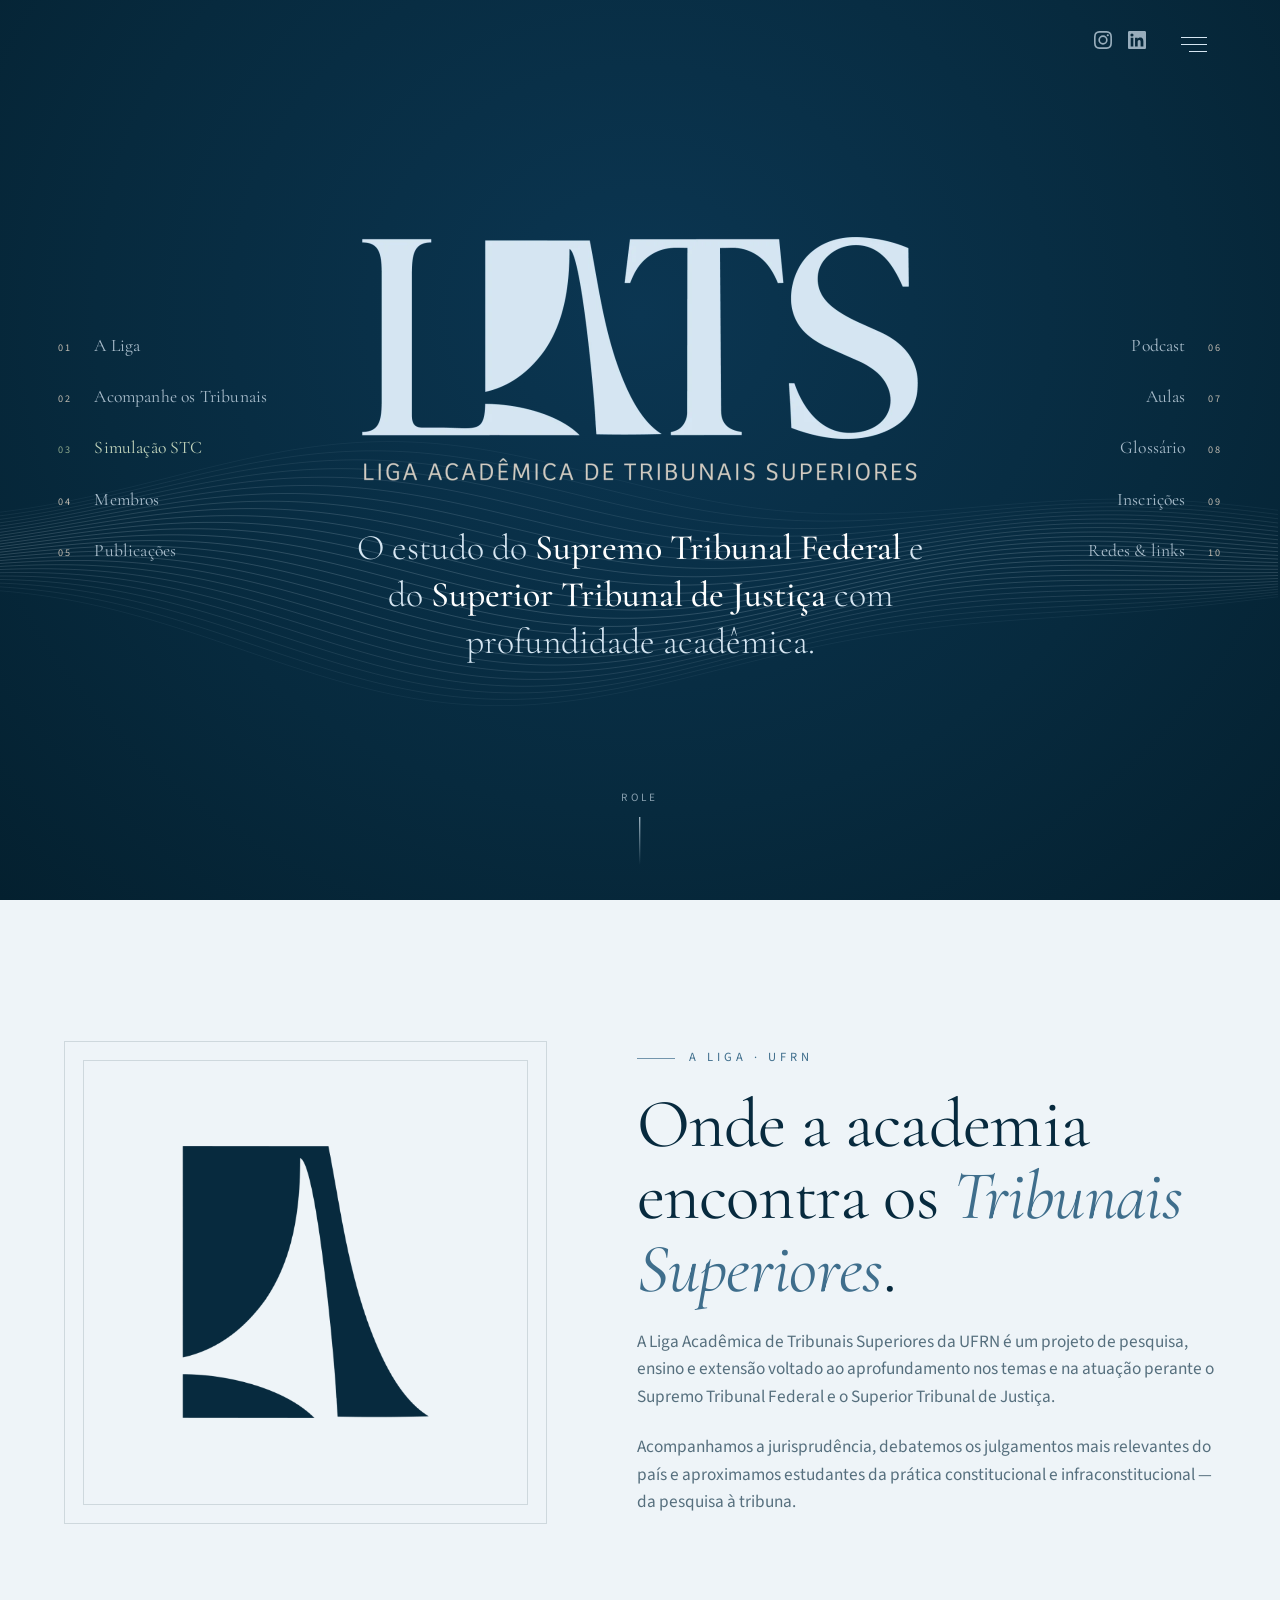
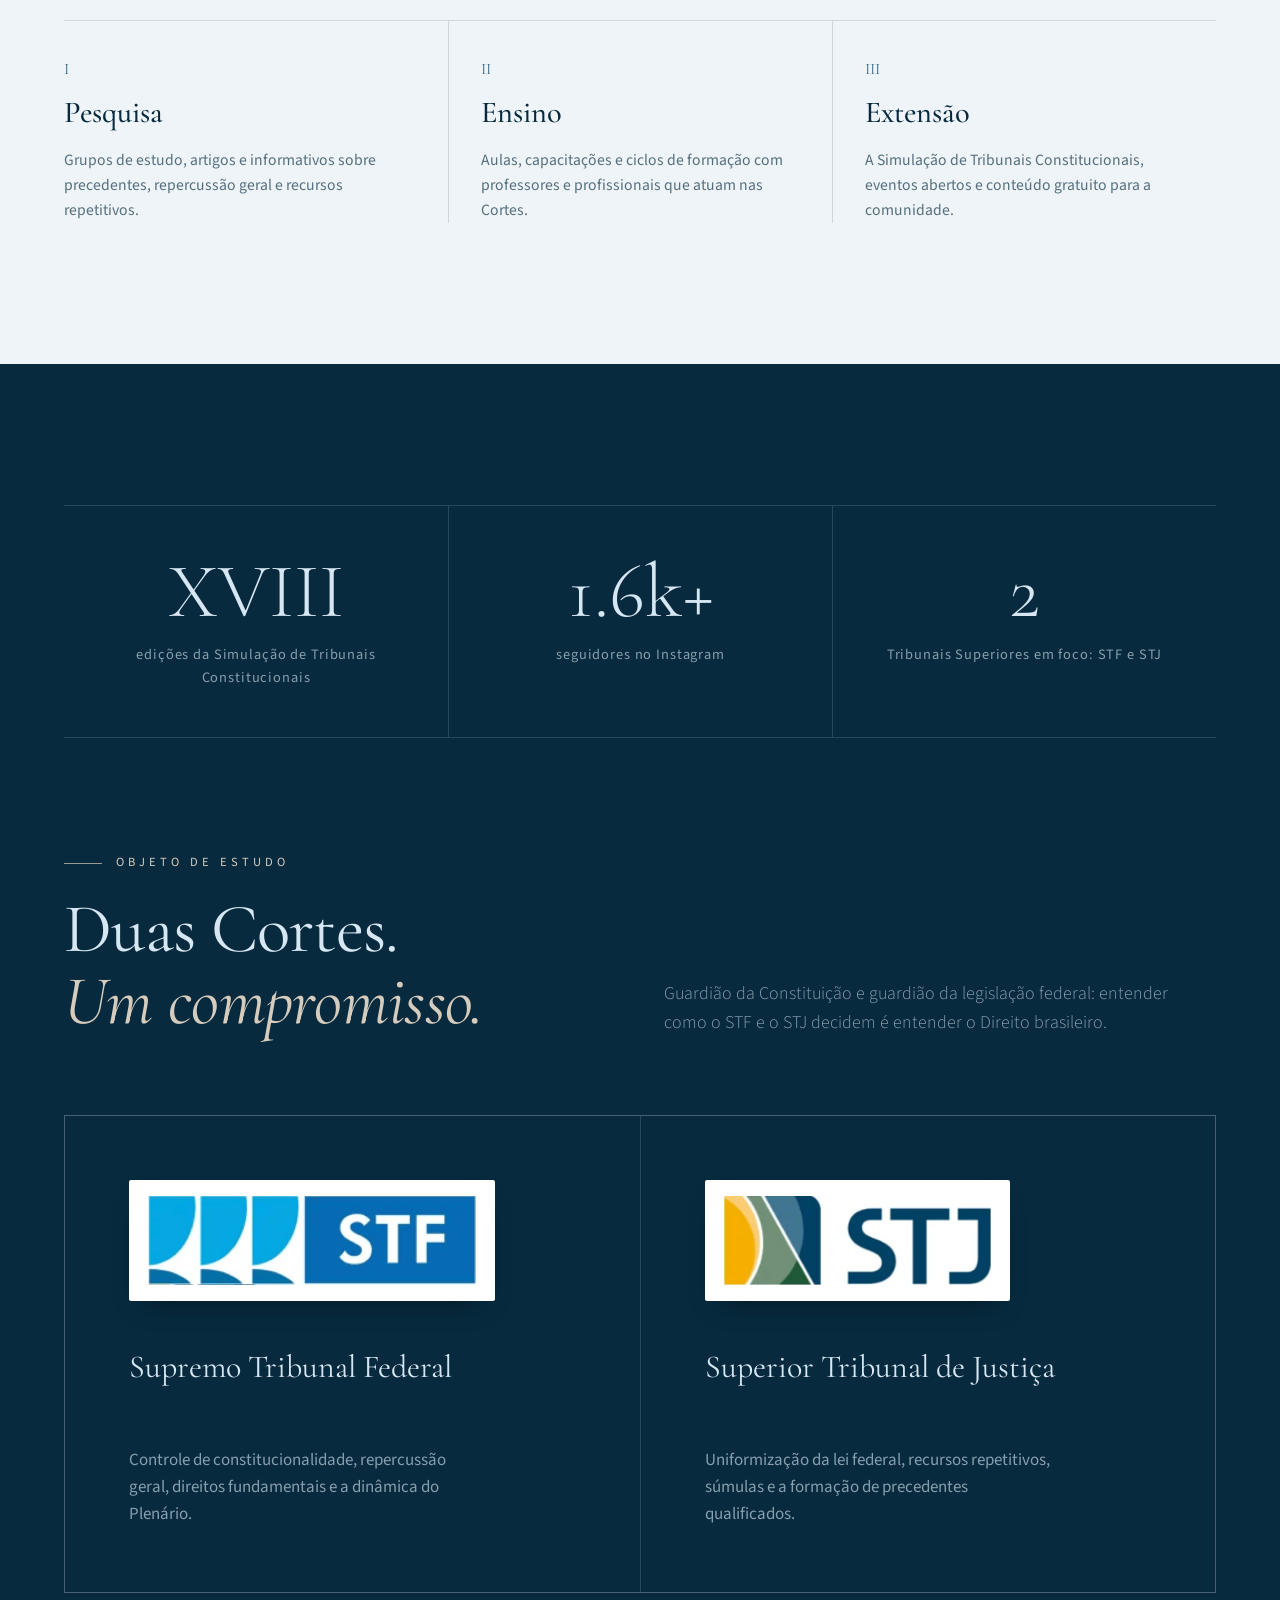
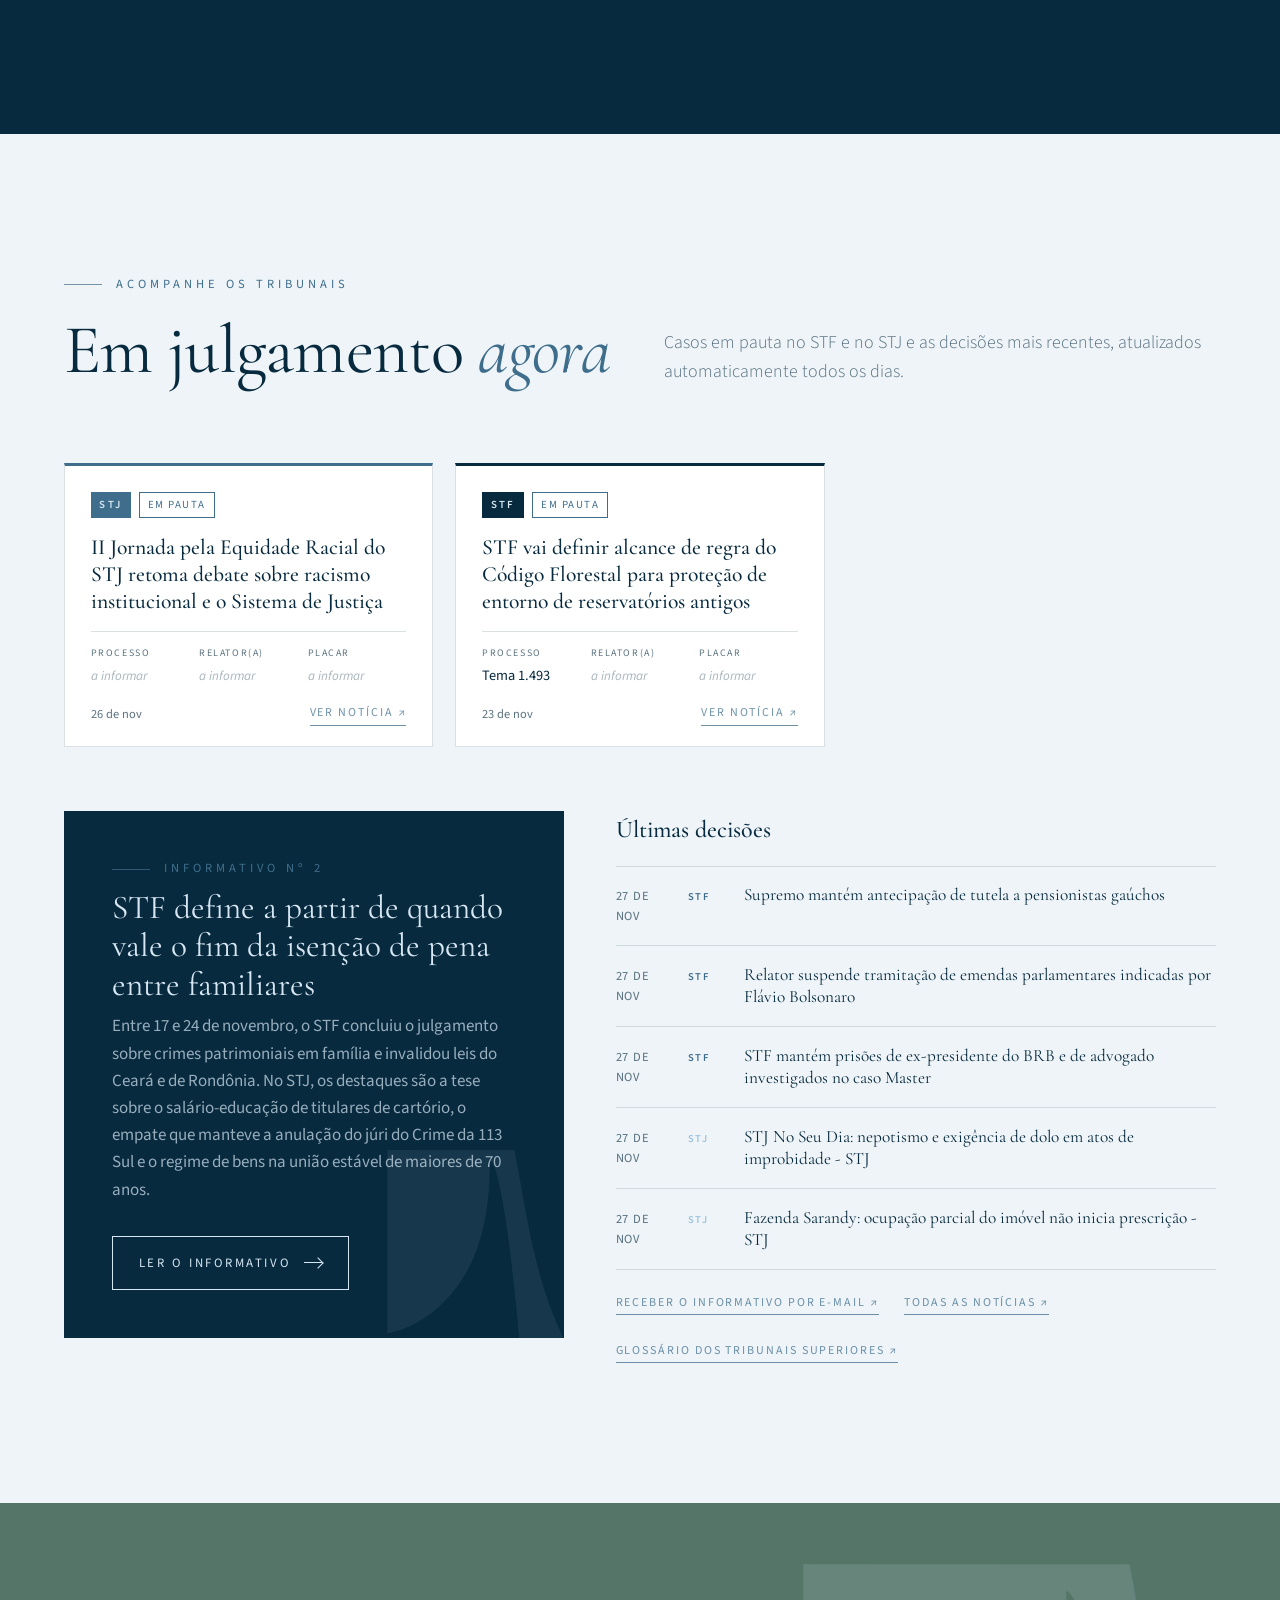
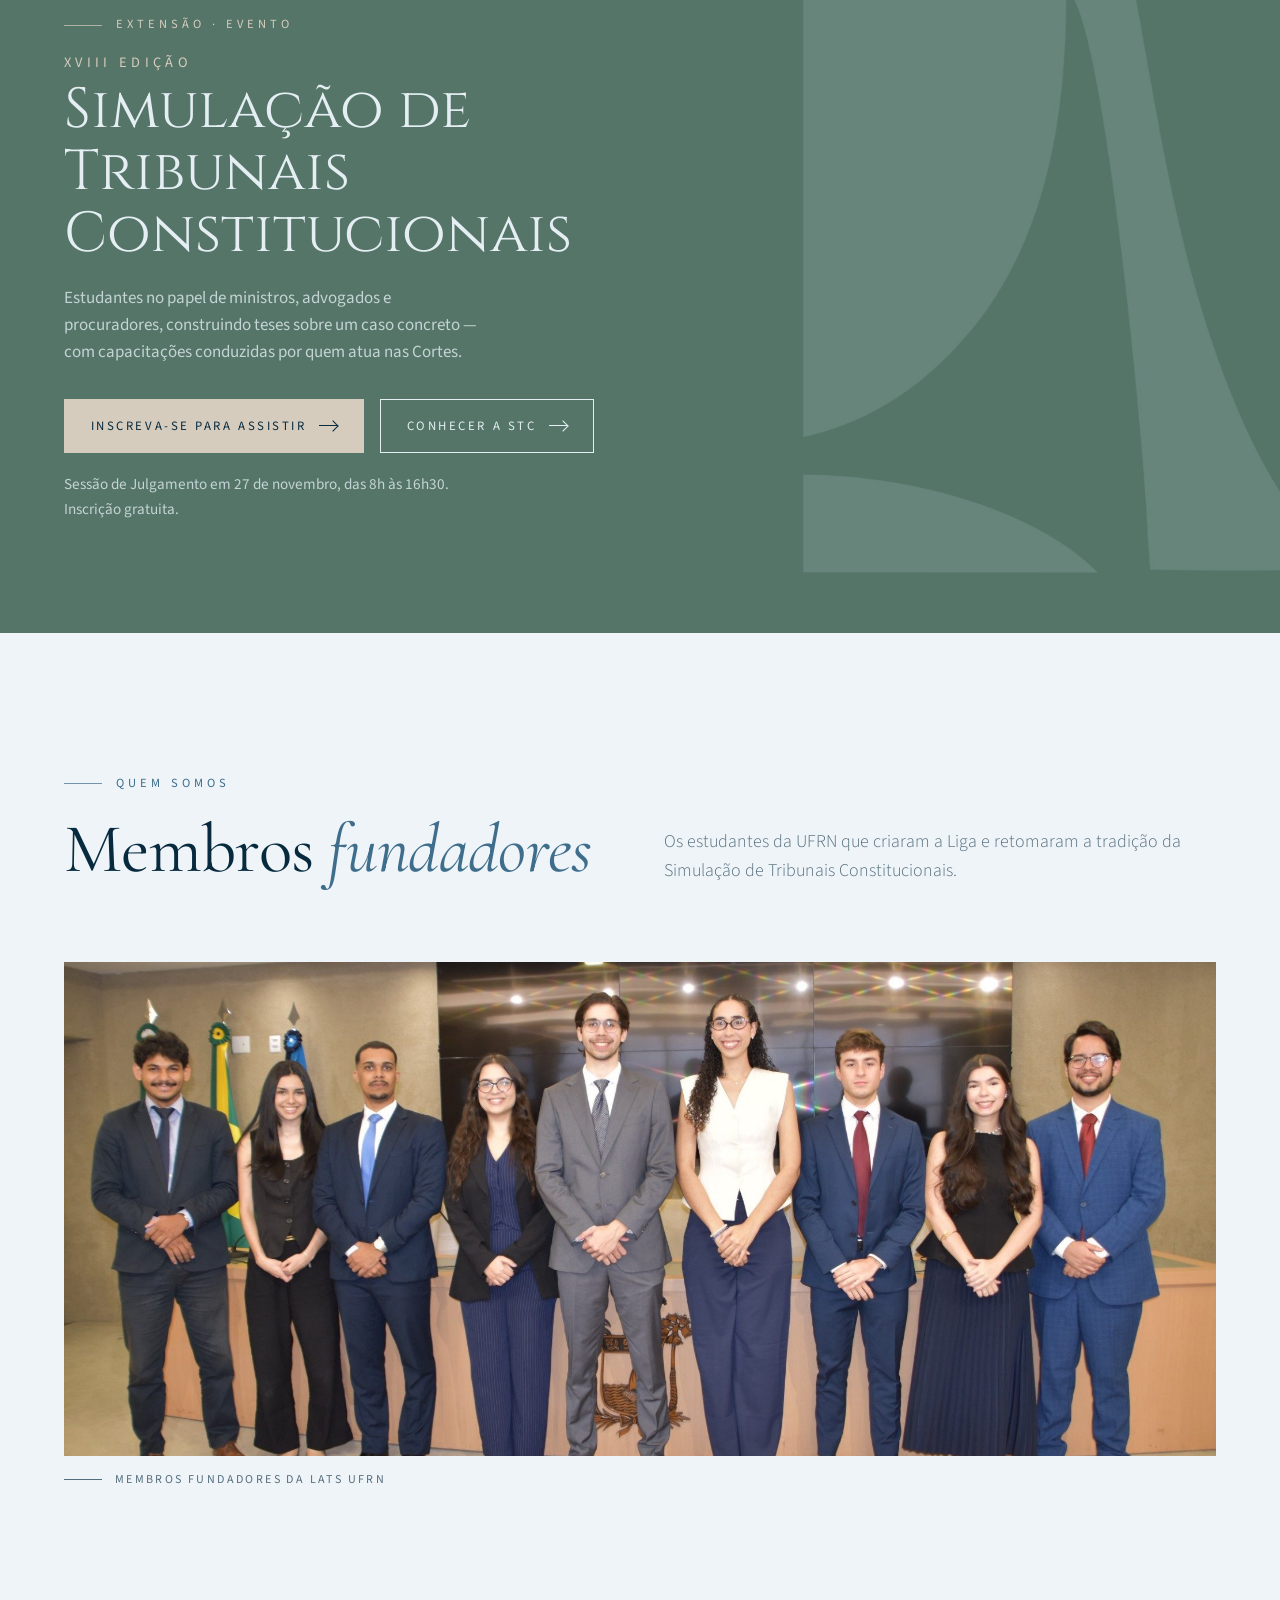
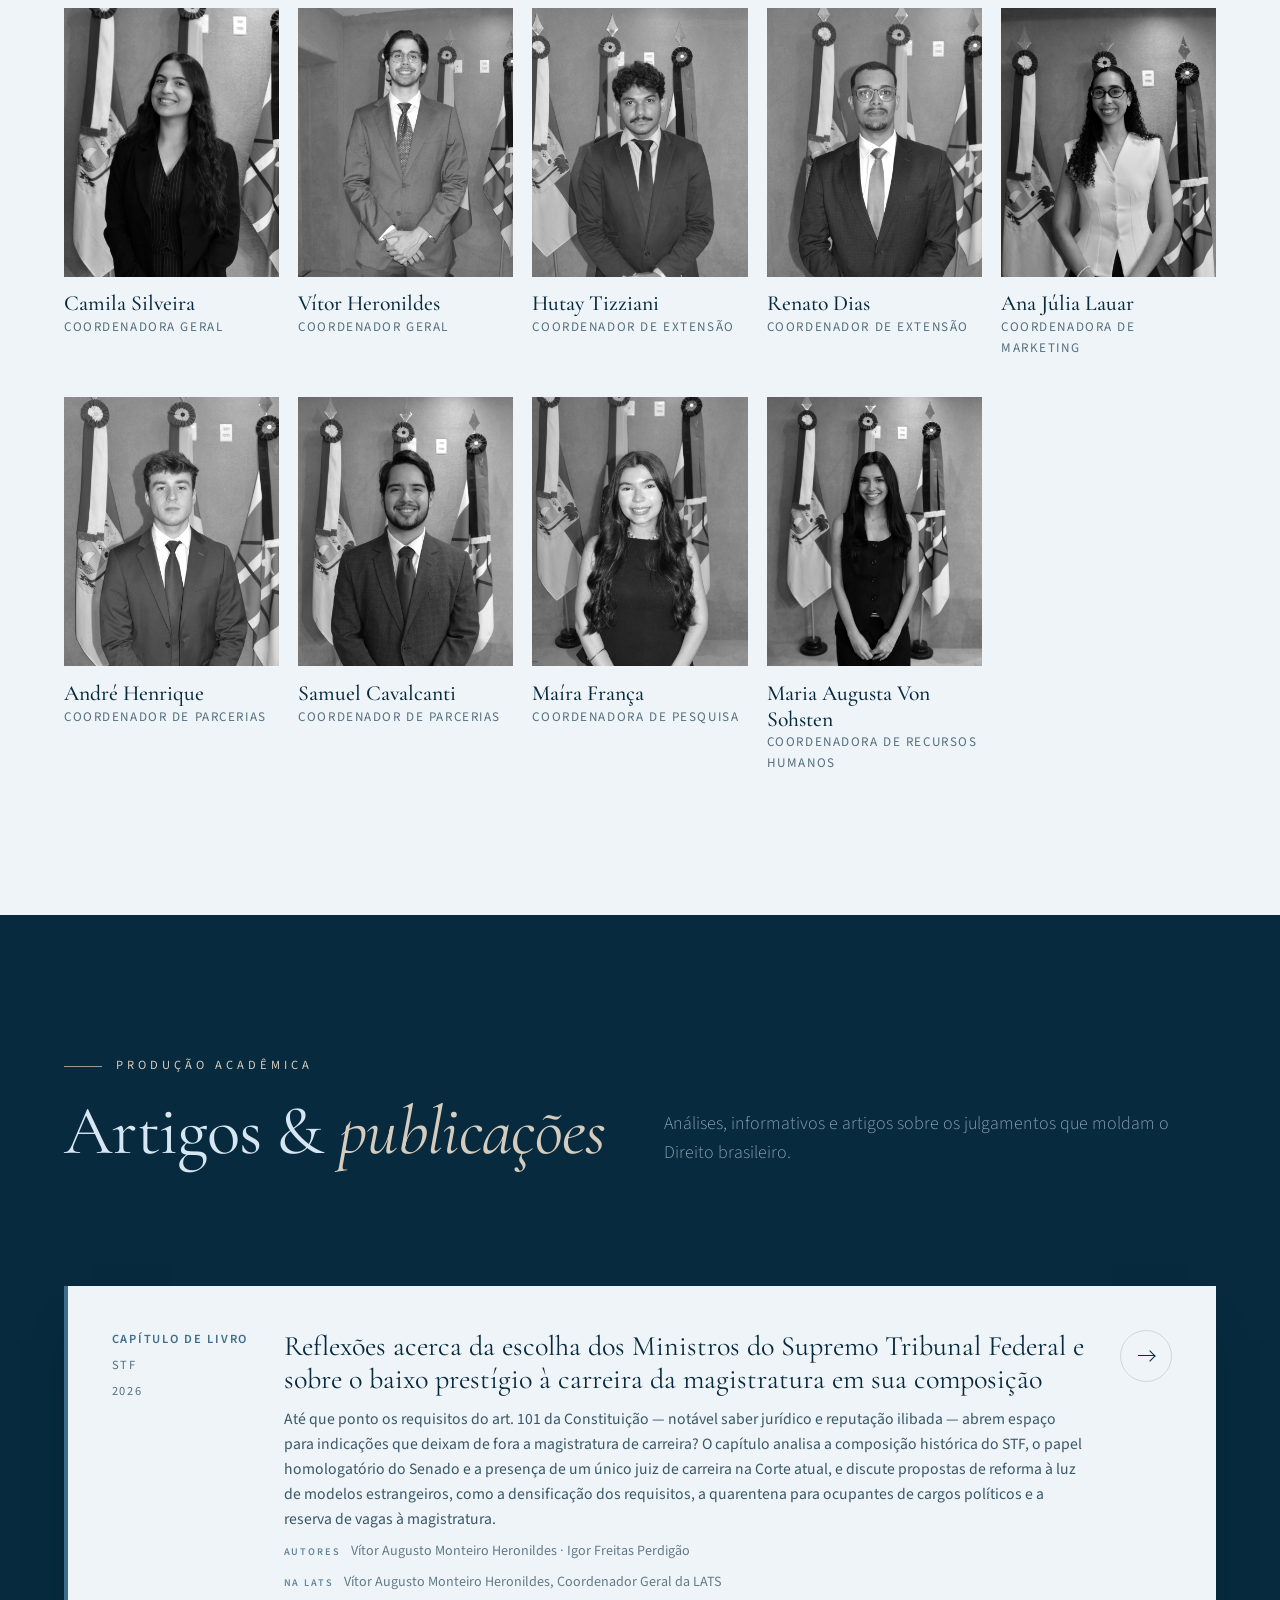
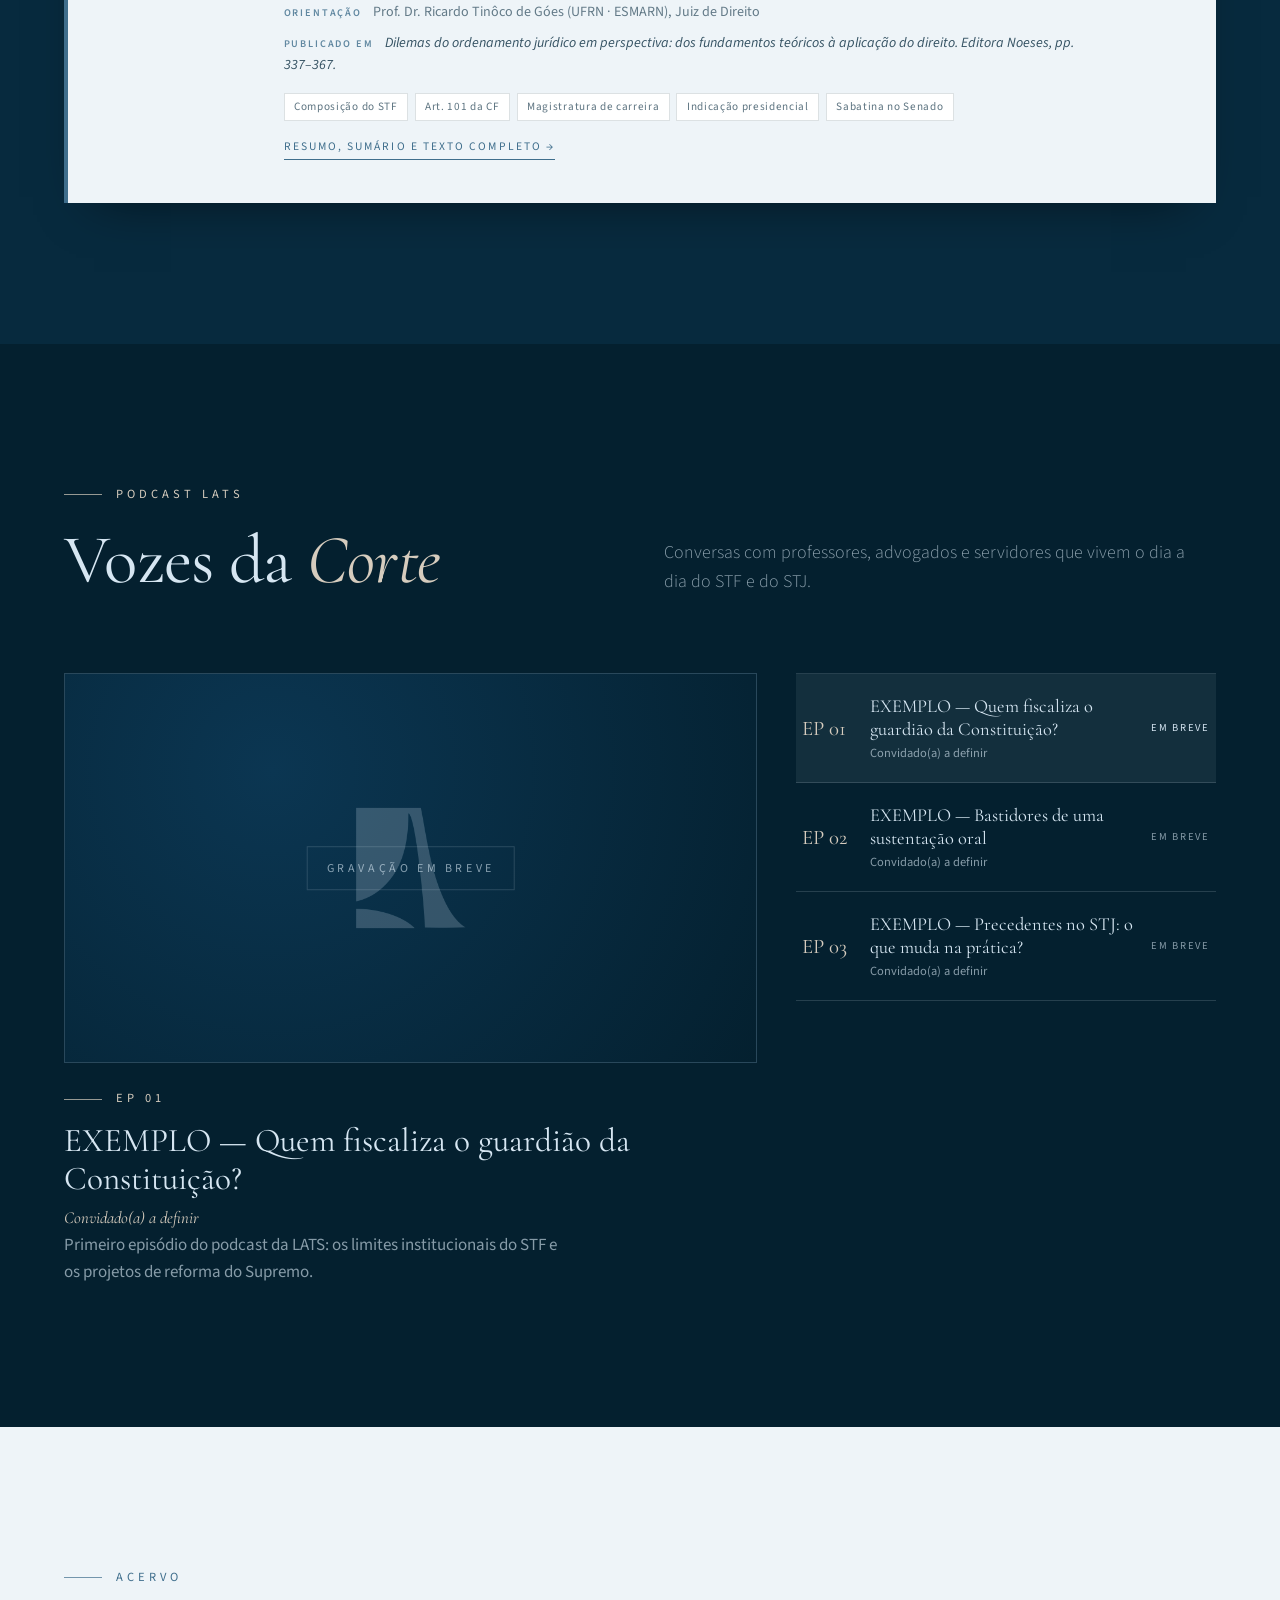
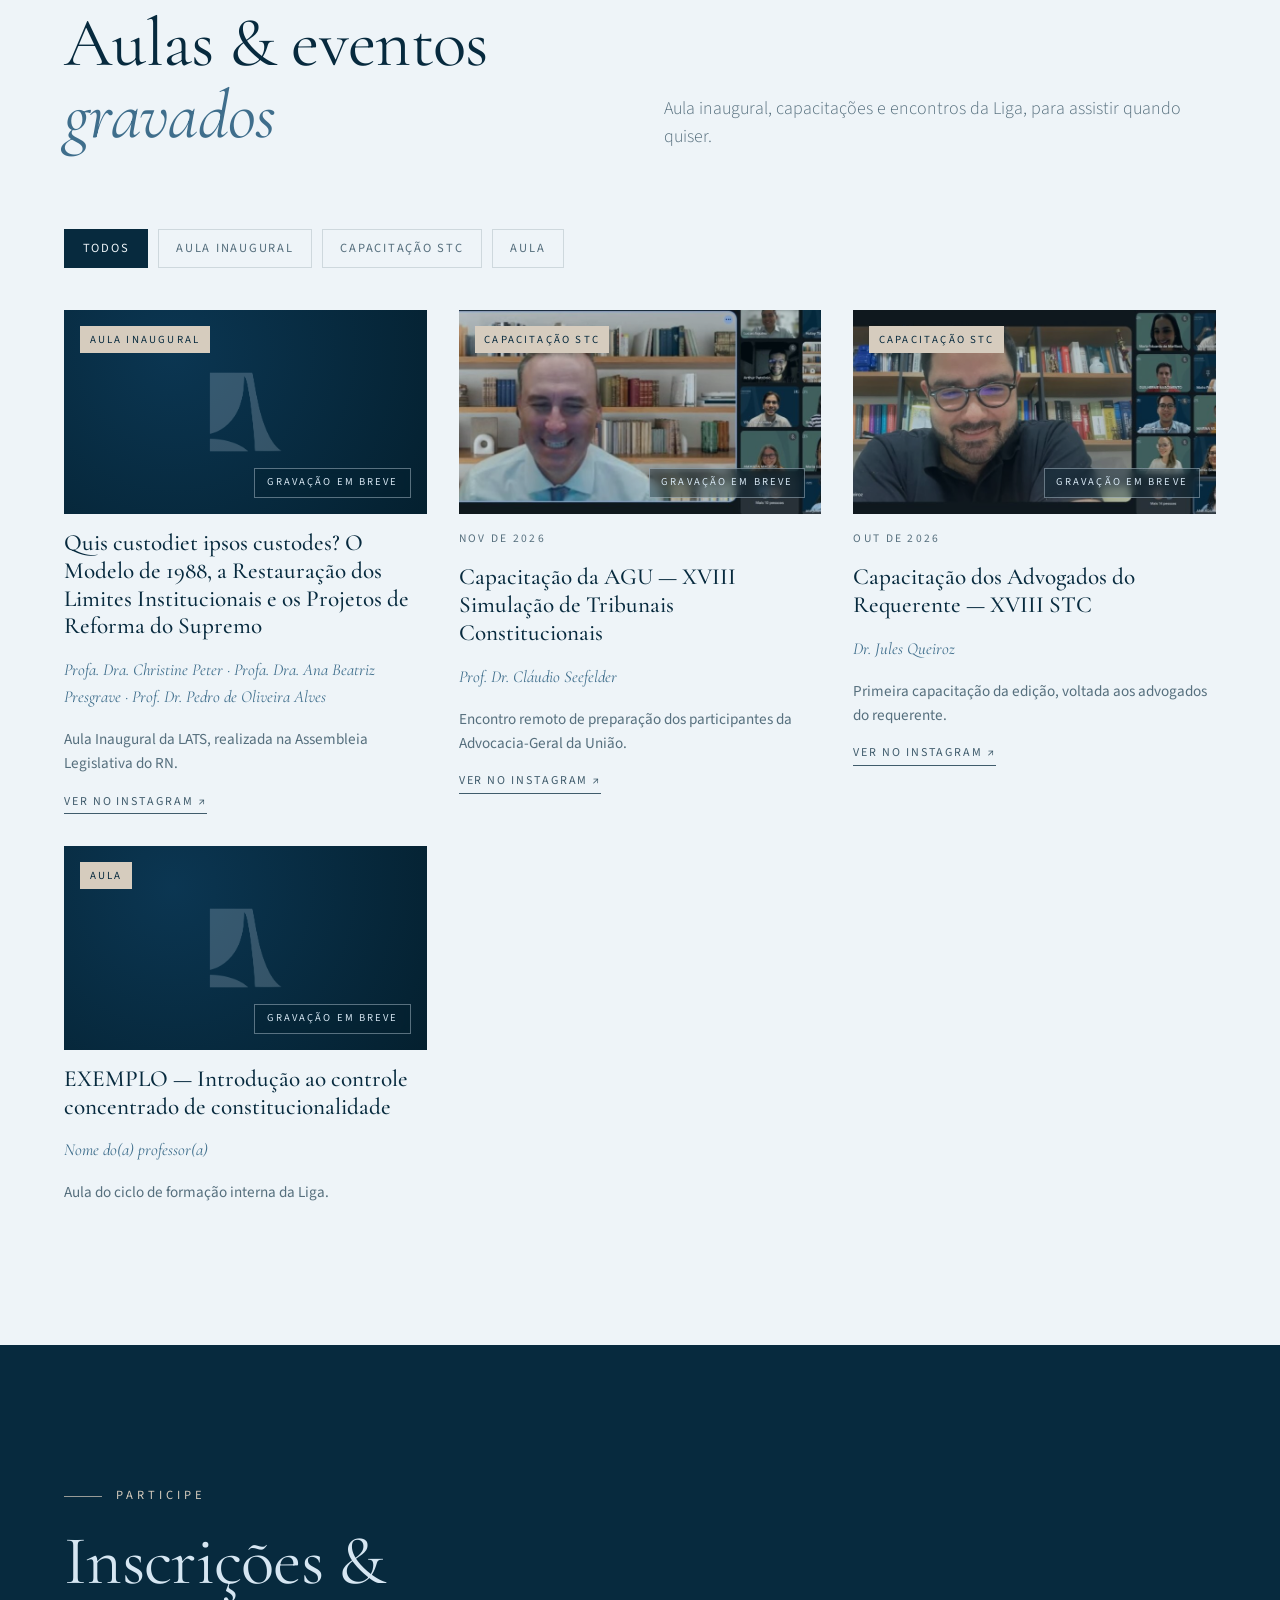
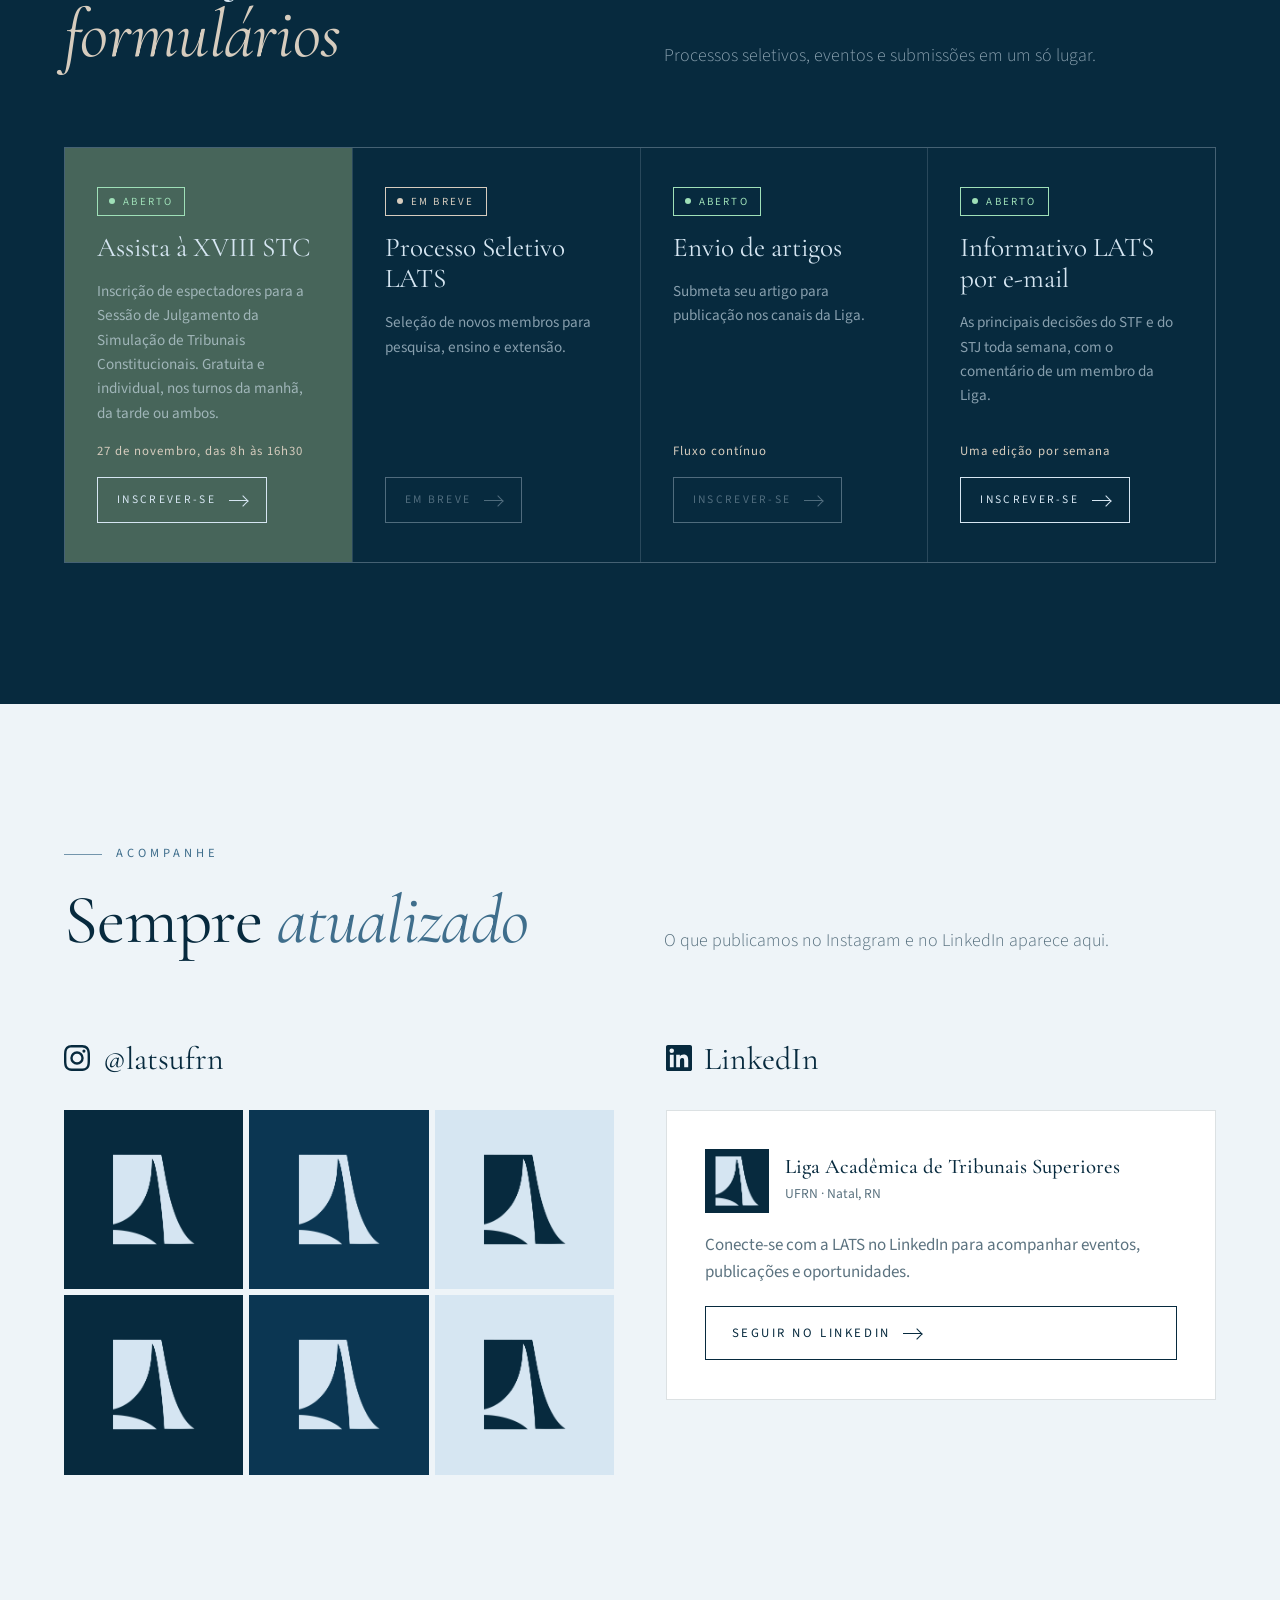
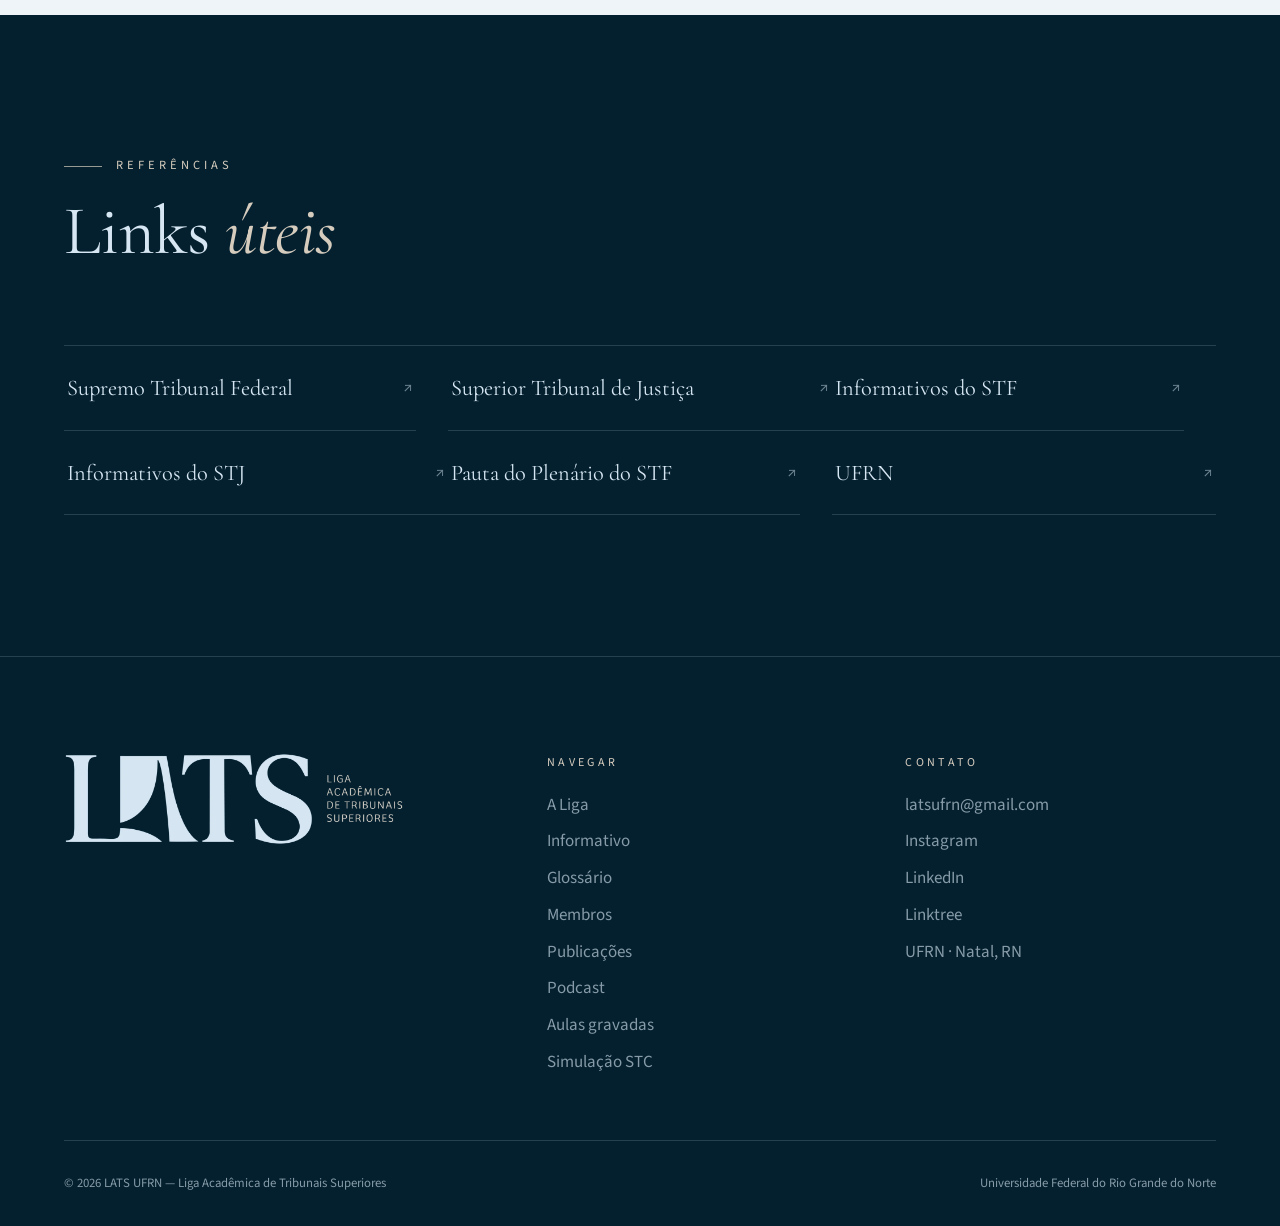
<file: site/index.html>
<!DOCTYPE html>
<html lang="pt-BR">
<head>
<meta charset="UTF-8">
<meta name="viewport" content="width=device-width, initial-scale=1">
<title>LATS UFRN · Liga Acadêmica de Tribunais Superiores</title>
<meta name="description" content="Liga Acadêmica de Tribunais Superiores da UFRN — pesquisa, ensino e extensão sobre o Supremo Tribunal Federal e o Superior Tribunal de Justiça.">
<link rel="canonical" href="https://latsufrn.com.br/">
<meta name="robots" content="index, follow, max-image-preview:large">
<meta property="og:type" content="website">
<meta property="og:locale" content="pt_BR">
<meta property="og:site_name" content="LATS UFRN">
<meta property="og:title" content="LATS UFRN · Liga Acadêmica de Tribunais Superiores">
<meta property="og:description" content="Liga Acadêmica de Tribunais Superiores da UFRN — pesquisa, ensino e extensão sobre o Supremo Tribunal Federal e o Superior Tribunal de Justiça.">
<meta property="og:url" content="https://latsufrn.com.br/">
<meta property="og:image" content="https://latsufrn.com.br/assets/img/og-lats.jpg">
<meta property="og:image:width" content="1200">
<meta property="og:image:height" content="630">
<meta name="twitter:card" content="summary_large_image">
<link rel="preconnect" href="https://fonts.googleapis.com"><link rel="preconnect" href="https://fonts.gstatic.com" crossorigin>
<link href="https://fonts.googleapis.com/css2?family=Cinzel:wght@400;500&family=Cormorant+Garamond:ital,wght@0,300;0,400;0,500;1,400&family=Source+Sans+3:wght@300;400;600&display=swap" rel="stylesheet">
<link rel="icon" href="/favicon.ico?v=2" sizes="any">
<link rel="icon" type="image/png" sizes="48x48" href="assets/img/icones/icone-48.png?v=2">
<link rel="icon" type="image/png" sizes="192x192" href="assets/img/icones/icone-192.png?v=2">
<link rel="apple-touch-icon" href="assets/img/icones/apple-touch-icon.png">
<link rel="manifest" href="/site.webmanifest">
<meta name="theme-color" content="#072A3E">
<link rel="stylesheet" href="assets/css/style.css?v=20261126">
<script type="application/ld+json">
{
 "@context": "https://schema.org",
 "@graph": [
  {
   "@type": "Organization",
   "@id": "https://latsufrn.com.br/#organizacao",
   "name": "Liga Acadêmica de Tribunais Superiores da UFRN",
   "alternateName": [
    "LATS",
    "LATS UFRN"
   ],
   "url": "https://latsufrn.com.br/",
   "logo": "https://latsufrn.com.br/assets/img/icones/logo-quadrado.png",
   "description": "Projeto de pesquisa, ensino e extensão da UFRN dedicado ao estudo do Supremo Tribunal Federal e do Superior Tribunal de Justiça.",
   "parentOrganization": {
    "@type": "CollegeOrUniversity",
    "name": "Universidade Federal do Rio Grande do Norte",
    "url": "https://www.ufrn.br/"
   },
   "sameAs": [
    "https://www.instagram.com/latsufrn/"
   ]
  },
  {
   "@type": "WebSite",
   "@id": "https://latsufrn.com.br/#site",
   "url": "https://latsufrn.com.br/",
   "name": "LATS UFRN",
   "inLanguage": "pt-BR",
   "publisher": {
    "@id": "https://latsufrn.com.br/#organizacao"
   }
  }
 ]
}
</script>
</head>
<body class="theme-liga">

<header class="header">
  <a href="#topo" class="brand" aria-label="LATS — início"><img src="assets/img/logo-h.png" alt="LATS"></a>
  <div class="header-right">
    <div class="header-social" data-social></div>
    <button class="menu-btn" aria-label="Abrir menu" aria-expanded="false"><span></span><span></span><span></span></button>
  </div>
</header>

<div class="overlay" aria-label="Menu">
  <nav>
    <a href="#sobre"><small>01</small>A Liga</a>
    <a href="#membros"><small>02</small>Membros</a>
    <a href="informativo.html"><small>03</small>Informativo &amp; pauta</a>
    <a href="glossario.html"><small>04</small>Glossário</a>
    <a href="#publicacoes"><small>05</small>Publicações</a>
    <a href="#podcast"><small>06</small>Podcast &amp; aulas</a>
    <a href="#inscricoes"><small>07</small>Inscrições</a>
    <a href="stc.html" class="stc-link"><small>08</small>Simulação STC</a>
    <a href="#redes"><small>09</small>Redes &amp; links</a>
  </nav>
  <aside>
    <img src="assets/img/logo-stack.png" alt="">
    <div><p class="eyebrow">Contato</p><a data-href="email" data-text="email" href="#"></a></div>
    <div><p class="eyebrow">Redes</p><div class="header-social" data-social style="display:flex"></div></div>
  </aside>
</div>

<!-- HERO -->
<section class="hero" id="topo">
  <canvas data-waves="214,230,242" aria-hidden="true"></canvas>
  <div class="hero-inner">
    <h1 class="sr-only">LATS UFRN — Liga Acadêmica de Tribunais Superiores da Universidade Federal do Rio Grande do Norte</h1>
    <img class="hero-logo" src="assets/img/logo-h.png" alt="LATS — Liga Acadêmica de Tribunais Superiores">
    <p class="hero-tag">O estudo do <b>Supremo Tribunal Federal</b> e do <b>Superior Tribunal de Justiça</b> com profundidade acadêmica.</p>
  </div>
  <nav class="hero-nav" aria-label="Sumário da página">
    <div class="hn-col hn-l">
      <a href="#sobre"><small>01</small><span>A Liga</span></a>
      <a href="#tribunais"><small>02</small><span><i class="hn-opt">Acompanhe os </i>Tribunais</span></a>
      <a href="stc.html" class="is-stc"><small>03</small><span>Simulação STC</span></a>
      <a href="#membros"><small>04</small><span>Membros</span></a>
      <a href="#publicacoes"><small>05</small><span>Publicações</span></a>
    </div>
    <div class="hn-col hn-r">
      <a href="#podcast"><small>06</small><span>Podcast</span></a>
      <a href="#multimidia"><small>07</small><span>Aulas</span></a>
      <a href="glossario.html"><small>08</small><span>Glossário</span></a>
      <a href="#inscricoes"><small>09</small><span>Inscrições</span></a>
      <a href="#redes"><small>10</small><span>Redes &amp; links</span></a>
    </div>
  </nav>
  <a href="#sobre" class="scroll-cue">Role<i></i></a>
</section>

<!-- SOBRE -->
<section class="section light" id="sobre">
  <div class="container">
    <div class="about-grid">
      <div class="about-symbol reveal"><img src="assets/img/simbolo-navy.png" alt=""></div>
      <div class="about-text reveal">
        <span class="eyebrow">A Liga · UFRN</span>
        <h2 class="h-display">Onde a academia encontra os <em>Tribunais Superiores</em>.</h2>
        <p>A Liga Acadêmica de Tribunais Superiores da UFRN é um projeto de pesquisa, ensino e extensão voltado ao aprofundamento nos temas e na atuação perante o Supremo Tribunal Federal e o Superior Tribunal de Justiça.</p>
        <p>Acompanhamos a jurisprudência, debatemos os julgamentos mais relevantes do país e aproximamos estudantes da prática constitucional e infraconstitucional — da pesquisa à tribuna.</p>
      </div>
    </div>
    <div class="pillars">
      <div class="pillar reveal"><span class="num">I</span><h3>Pesquisa</h3><p>Grupos de estudo, artigos e informativos sobre precedentes, repercussão geral e recursos repetitivos.</p></div>
      <div class="pillar reveal"><span class="num">II</span><h3>Ensino</h3><p>Aulas, capacitações e ciclos de formação com professores e profissionais que atuam nas Cortes.</p></div>
      <div class="pillar reveal"><span class="num">III</span><h3>Extensão</h3><p>A Simulação de Tribunais Constitucionais, eventos abertos e conteúdo gratuito para a comunidade.</p></div>
    </div>
  </div>
</section>

<!-- NÚMEROS + TRIBUNAIS -->
<section class="section">
  <div class="container">
    <div class="stats" id="stats"></div>
    <div class="section-head" style="margin-top:clamp(5rem,9vw,8rem)">
      <div><span class="eyebrow reveal">Objeto de estudo</span><h2 class="h-display reveal">Duas Cortes.<br><em>Um compromisso.</em></h2></div>
      <p class="lead reveal">Guardião da Constituição e guardião da legislação federal: entender como o STF e o STJ decidem é entender o Direito brasileiro.</p>
    </div>
    <div class="courts">
      <div class="court reveal"><a class="court-logo" href="https://portal.stf.jus.br/" target="_blank" rel="noopener" aria-label="Site do Supremo Tribunal Federal"><img src="assets/img/tribunais/stf.png" alt="Logotipo do STF"></a><h3>Supremo Tribunal Federal</h3><p>Controle de constitucionalidade, repercussão geral, direitos fundamentais e a dinâmica do Plenário.</p></div>
      <div class="court reveal"><a class="court-logo" href="https://www.stj.jus.br/" target="_blank" rel="noopener" aria-label="Site do Superior Tribunal de Justiça"><img src="assets/img/tribunais/stj.png" alt="Logotipo do STJ"></a><h3>Superior Tribunal de Justiça</h3><p>Uniformização da lei federal, recursos repetitivos, súmulas e a formação de precedentes qualificados.</p></div>
    </div>
  </div>
</section>

<!-- ACOMPANHE OS TRIBUNAIS -->
<section class="section light" id="tribunais">
  <div class="container">
    <div class="section-head">
      <div><span class="eyebrow reveal">Acompanhe os Tribunais</span><h2 class="h-display reveal">Em julgamento <em>agora</em></h2></div>
      <p class="lead reveal">Casos em pauta no STF e no STJ e as decisões mais recentes, atualizados automaticamente todos os dias.</p>
    </div>
    <div class="painel compact" data-painel="3"></div>
    <div class="home-split">
      <a class="info-card reveal" href="informativo.html#informativo"><div id="ultimo-informativo"></div><span class="btn">Ler o Informativo <span class="arrow"></span></span></a>
      <div class="reveal"><h4 class="mini-title">Últimas decisões</h4><ol class="feed mini" data-ultimas="5"></ol>
        <div class="home-links"><a class="mini-link" href="informativo.html#assinar">Receber o Informativo por e-mail ↗</a><a class="mini-link" href="informativo.html#noticias">Todas as notícias ↗</a><a class="mini-link" href="glossario.html">Glossário dos Tribunais Superiores ↗</a></div></div>
    </div>
  </div>
</section>

<!-- FAIXA STC (verde) -->
<section class="stc-band">
  <img class="symbol-bg" src="assets/img/simbolo.png" alt="" aria-hidden="true">
  <div class="container">
    <div class="reveal">
      <span class="eyebrow">Extensão · Evento</span>
      <h2><small>XVIII EDIÇÃO</small>Simulação de Tribunais Constitucionais</h2>
      <p>Estudantes no papel de ministros, advogados e procuradores, construindo teses sobre um caso concreto — com capacitações conduzidas por quem atua nas Cortes.</p>
      <div class="stc-band-actions">
        <a class="btn btn-solid" href="https://docs.google.com/forms/d/e/1FAIpQLSdW8jYBSOS1wLX2O4W4kQYN_cCpc1gIT7dZOMOo6Y58jpTHCQ/viewform" target="_blank" rel="noopener">Inscreva-se para assistir <span class="arrow"></span></a>
        <a class="btn" href="stc.html">Conhecer a STC <span class="arrow"></span></a>
      </div>
      <p class="stc-band-data">Sessão de Julgamento em 27 de novembro, das 8h às 16h30. Inscrição gratuita.</p>
    </div>
  </div>
</section>

<!-- MEMBROS -->
<section class="section light" id="membros">
  <div class="container">
    <div class="section-head">
      <div><span class="eyebrow reveal">Quem somos</span><h2 class="h-display reveal">Membros <em>fundadores</em></h2></div>
      <p class="lead reveal">Os estudantes da UFRN que criaram a Liga e retomaram a tradição da Simulação de Tribunais Constitucionais.</p>
    </div>
    <figure class="team-photo reveal" id="team-photo"></figure>
    <div class="filters"></div>
    <div class="members" id="members"></div>
  </div>
</section>

<!-- PUBLICAÇÕES -->
<section class="section" id="publicacoes">
  <div class="container">
    <div class="section-head">
      <div><span class="eyebrow reveal">Produção acadêmica</span><h2 class="h-display reveal">Artigos &amp; <em>publicações</em></h2></div>
      <p class="lead reveal">Análises, informativos e artigos sobre os julgamentos que moldam o Direito brasileiro.</p>
    </div>
    <div class="filters"></div>
    <div class="pubs" id="pubs"></div>
  </div>
</section>

<!-- PODCAST -->
<section class="section deep" id="podcast">
  <div class="container">
    <div class="section-head">
      <div><span class="eyebrow reveal">Podcast LATS</span><h2 class="h-display reveal">Vozes da <em>Corte</em></h2></div>
      <p class="lead reveal">Conversas com professores, advogados e servidores que vivem o dia a dia do STF e do STJ.</p>
    </div>
    <div class="podcast reveal" id="podcast-player"></div>
  </div>
</section>

<!-- AULAS GRAVADAS -->
<section class="section light" id="multimidia">
  <div class="container">
    <div class="section-head">
      <div><span class="eyebrow reveal">Acervo</span><h2 class="h-display reveal">Aulas &amp; eventos <em>gravados</em></h2></div>
      <p class="lead reveal">Aula inaugural, capacitações e encontros da Liga, para assistir quando quiser.</p>
    </div>
    <div class="filters"></div>
    <div class="media-grid" id="aulas"></div>
  </div>
</section>

<!-- INSCRIÇÕES -->
<section class="section" id="inscricoes">
  <div class="container">
    <div class="section-head">
      <div><span class="eyebrow reveal">Participe</span><h2 class="h-display reveal">Inscrições &amp; <em>formulários</em></h2></div>
      <p class="lead reveal">Processos seletivos, eventos e submissões em um só lugar.</p>
    </div>
    <div class="forms" id="forms"></div>
  </div>
</section>

<!-- REDES -->
<section class="section light" id="redes">
  <div class="container">
    <div class="section-head">
      <div><span class="eyebrow reveal">Acompanhe</span><h2 class="h-display reveal">Sempre <em>atualizado</em></h2></div>
      <p class="lead reveal">O que publicamos no Instagram e no LinkedIn aparece aqui.</p>
    </div>
    <div class="social-grid">
      <div class="social-col reveal">
        <h3 data-icon="instagram"> <a data-href="instagram" data-text="instagramUser" href="#">@latsufrn</a></h3>
        <div id="ig-feed"></div>
      </div>
      <div class="social-col reveal">
        <h3 data-icon="linkedin"> LinkedIn</h3>
        <div class="li-embeds" id="li-feed">
          <div class="li-card">
            <div class="head"><div class="av"><img src="assets/img/simbolo.png" alt=""></div><div><b>Liga Acadêmica de Tribunais Superiores</b><span>UFRN · Natal, RN</span></div></div>
            <p>Conecte-se com a LATS no LinkedIn para acompanhar eventos, publicações e oportunidades.</p>
            <a class="btn" data-href="linkedin" href="#" target="_blank" rel="noopener">Seguir no LinkedIn <span class="arrow"></span></a>
          </div>
        </div>
      </div>
    </div>
  </div>
</section>

<!-- LINKS -->
<section class="section deep" id="links-uteis">
  <div class="container">
    <div class="section-head">
      <div><span class="eyebrow reveal">Referências</span><h2 class="h-display reveal">Links <em>úteis</em></h2></div>
    </div>
    <div class="links-list" id="links"></div>
  </div>
</section>

<footer class="footer">
  <div class="container">
    <div class="footer-top">
      <div><img src="assets/img/logo-side.png" alt="LATS — Liga Acadêmica de Tribunais Superiores"></div>
      <div><h5>Navegar</h5><ul><li><a href="#sobre">A Liga</a></li><li><a href="informativo.html">Informativo</a></li><li><a href="glossario.html">Glossário</a></li><li><a href="#membros">Membros</a></li><li><a href="#publicacoes">Publicações</a></li><li><a href="#podcast">Podcast</a></li><li><a href="#multimidia">Aulas gravadas</a></li><li><a href="stc.html">Simulação STC</a></li></ul></div>
      <div><h5>Contato</h5><ul><li><a data-href="email" data-text="email" href="#"></a></li><li><a data-href="instagram" href="#" target="_blank" rel="noopener">Instagram</a></li><li><a data-href="linkedin" href="#" target="_blank" rel="noopener">LinkedIn</a></li><li><a data-href="linktree" href="#" target="_blank" rel="noopener">Linktree</a></li><li>UFRN · Natal, RN</li></ul></div>
    </div>
    <div class="footer-bottom"><span>© <span id="year"></span> LATS UFRN — Liga Acadêmica de Tribunais Superiores</span><span>Universidade Federal do Rio Grande do Norte</span></div>
  </div>
</footer>

<script src="assets/js/content.js?v=20261126"></script>
<script src="data/tribunais.js"></script>
<script src="data/informativos.js"></script>
<script src="assets/js/main.js?v=20261126"></script>
<script src="assets/js/tribunais.js?v=20261126"></script>
</body>
</html>
</file>
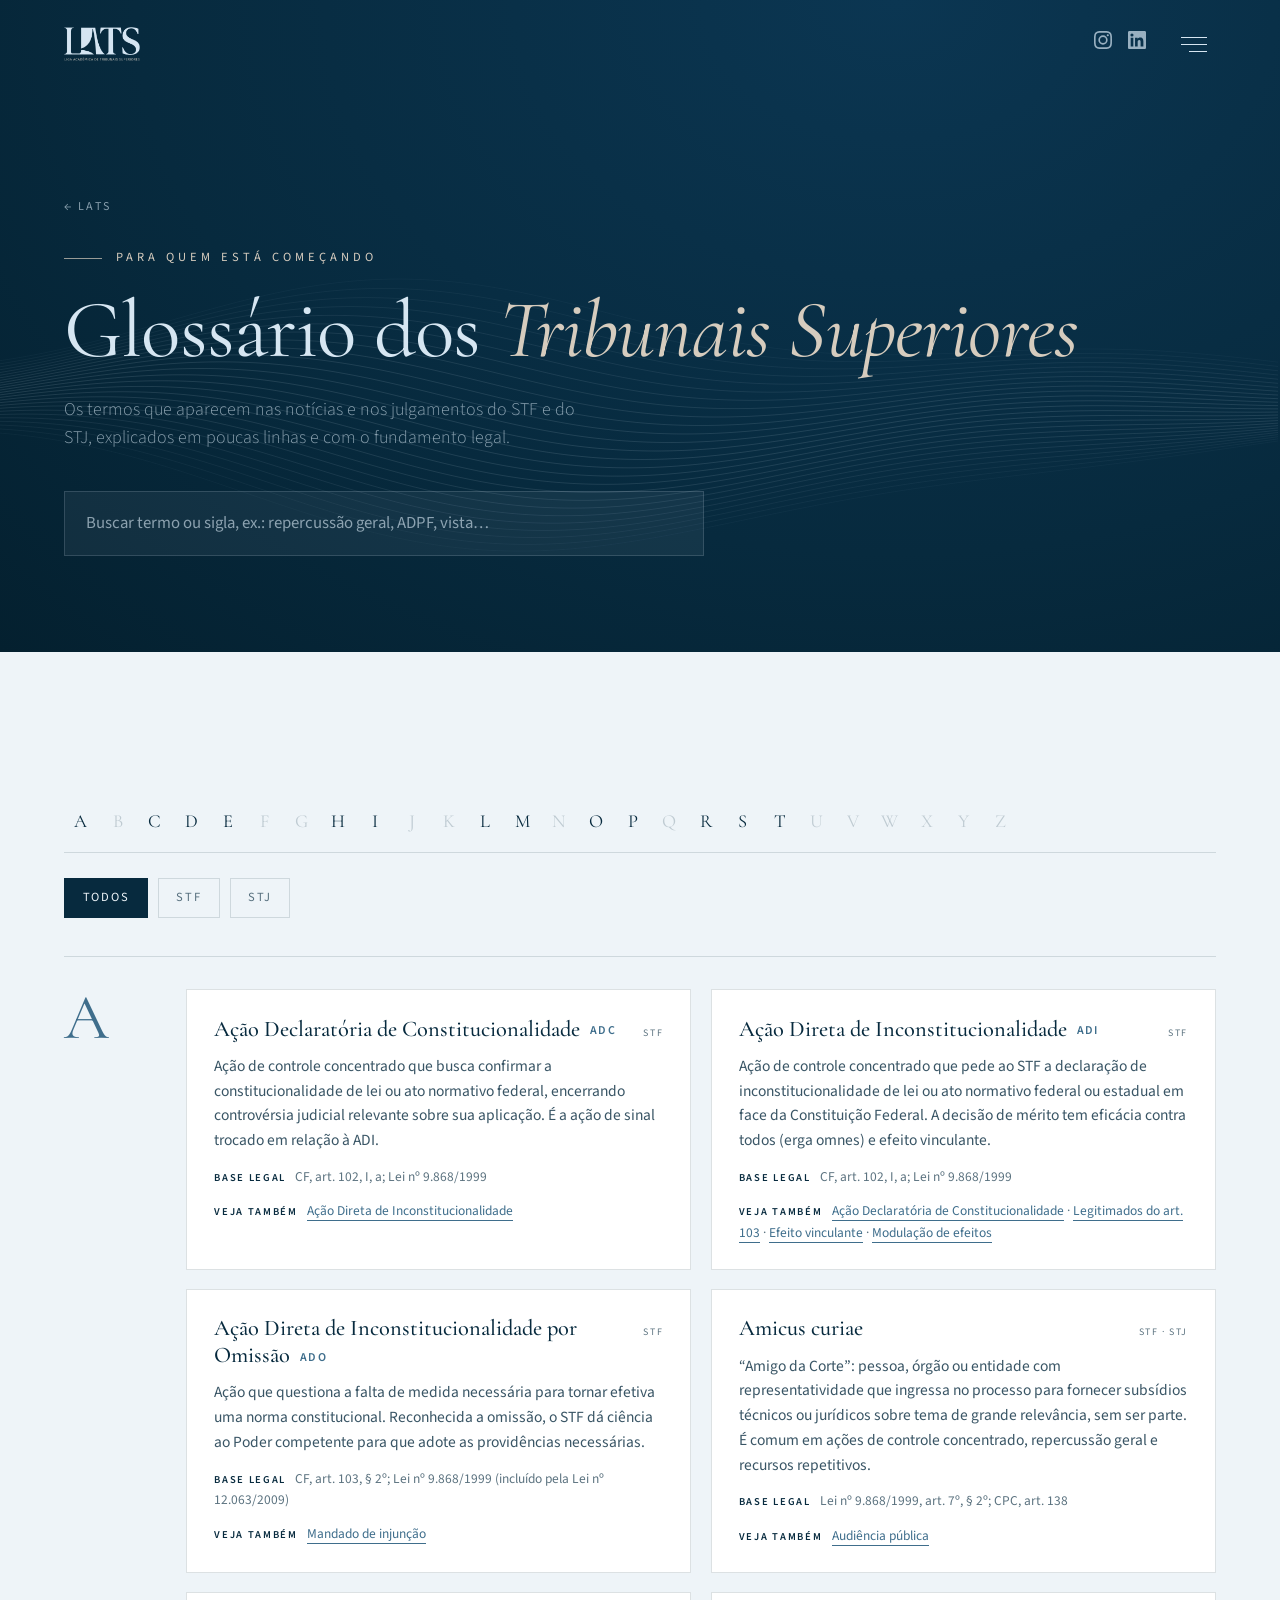
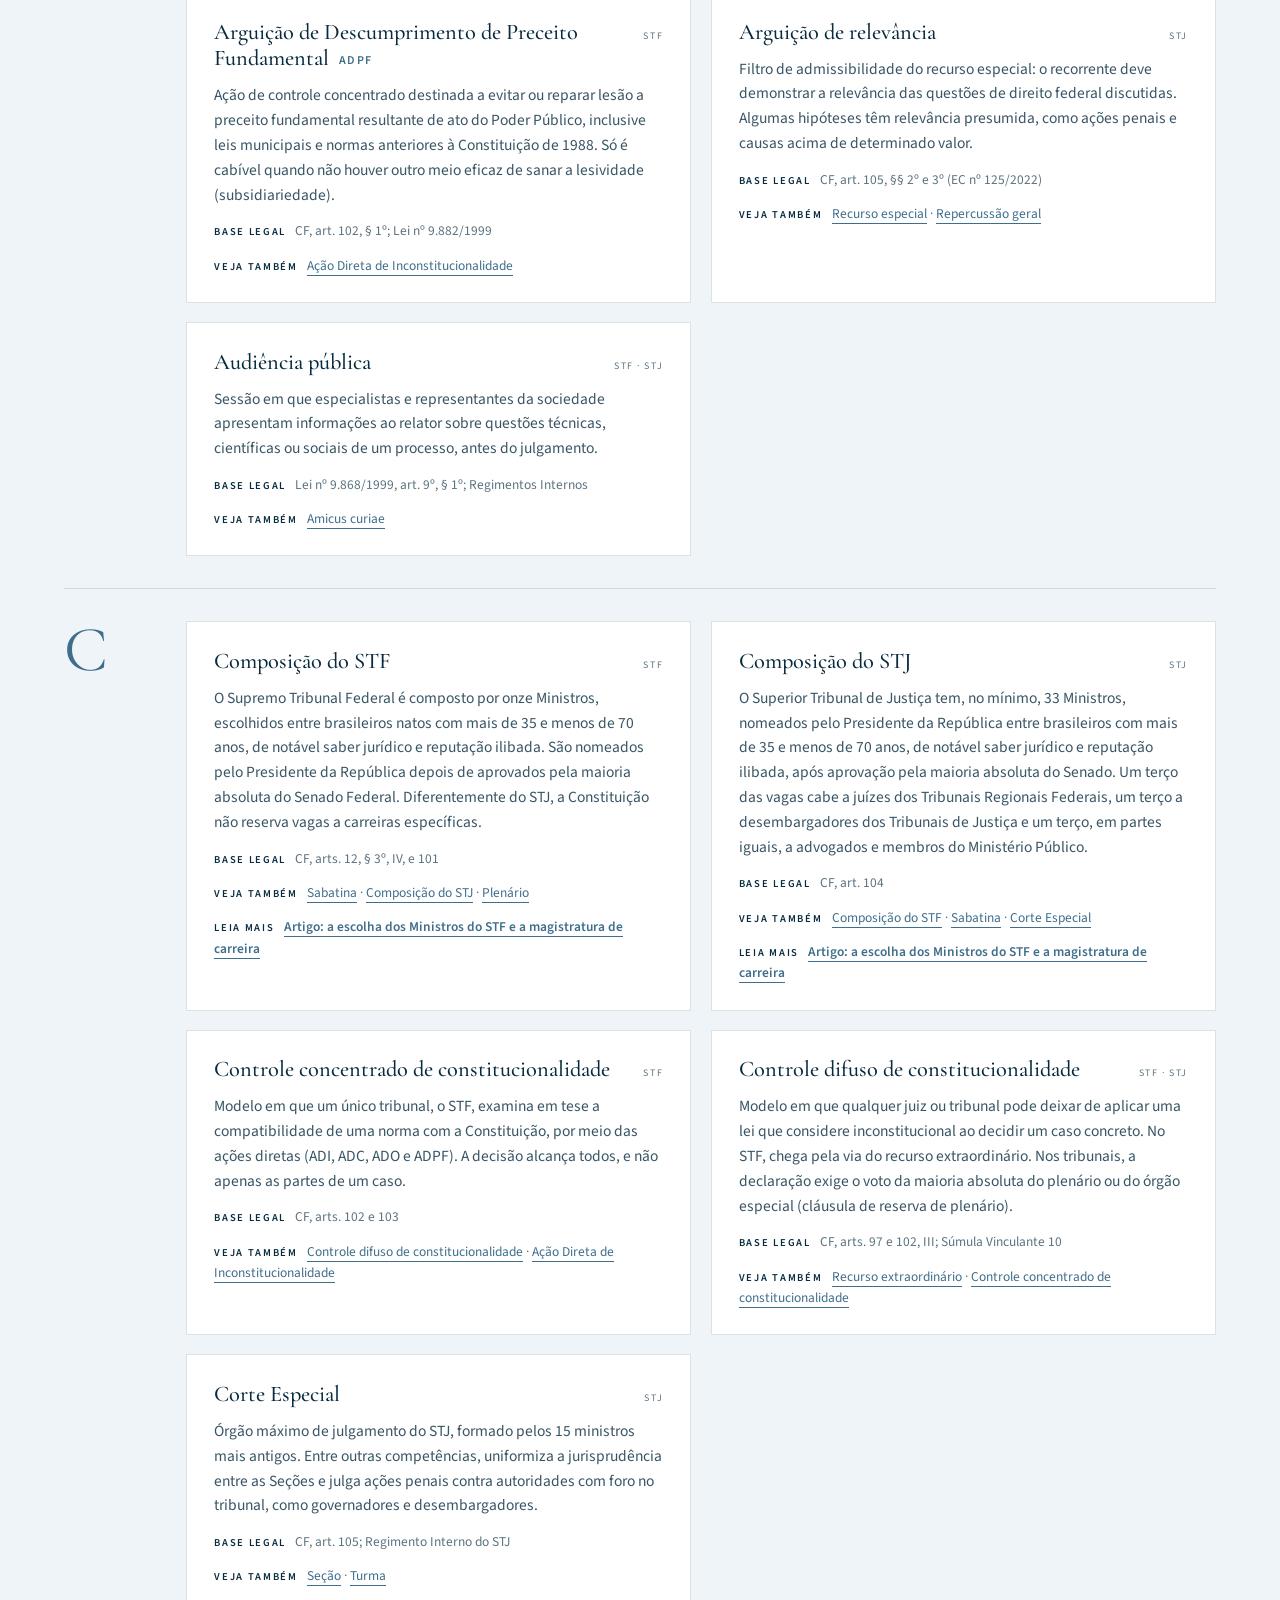
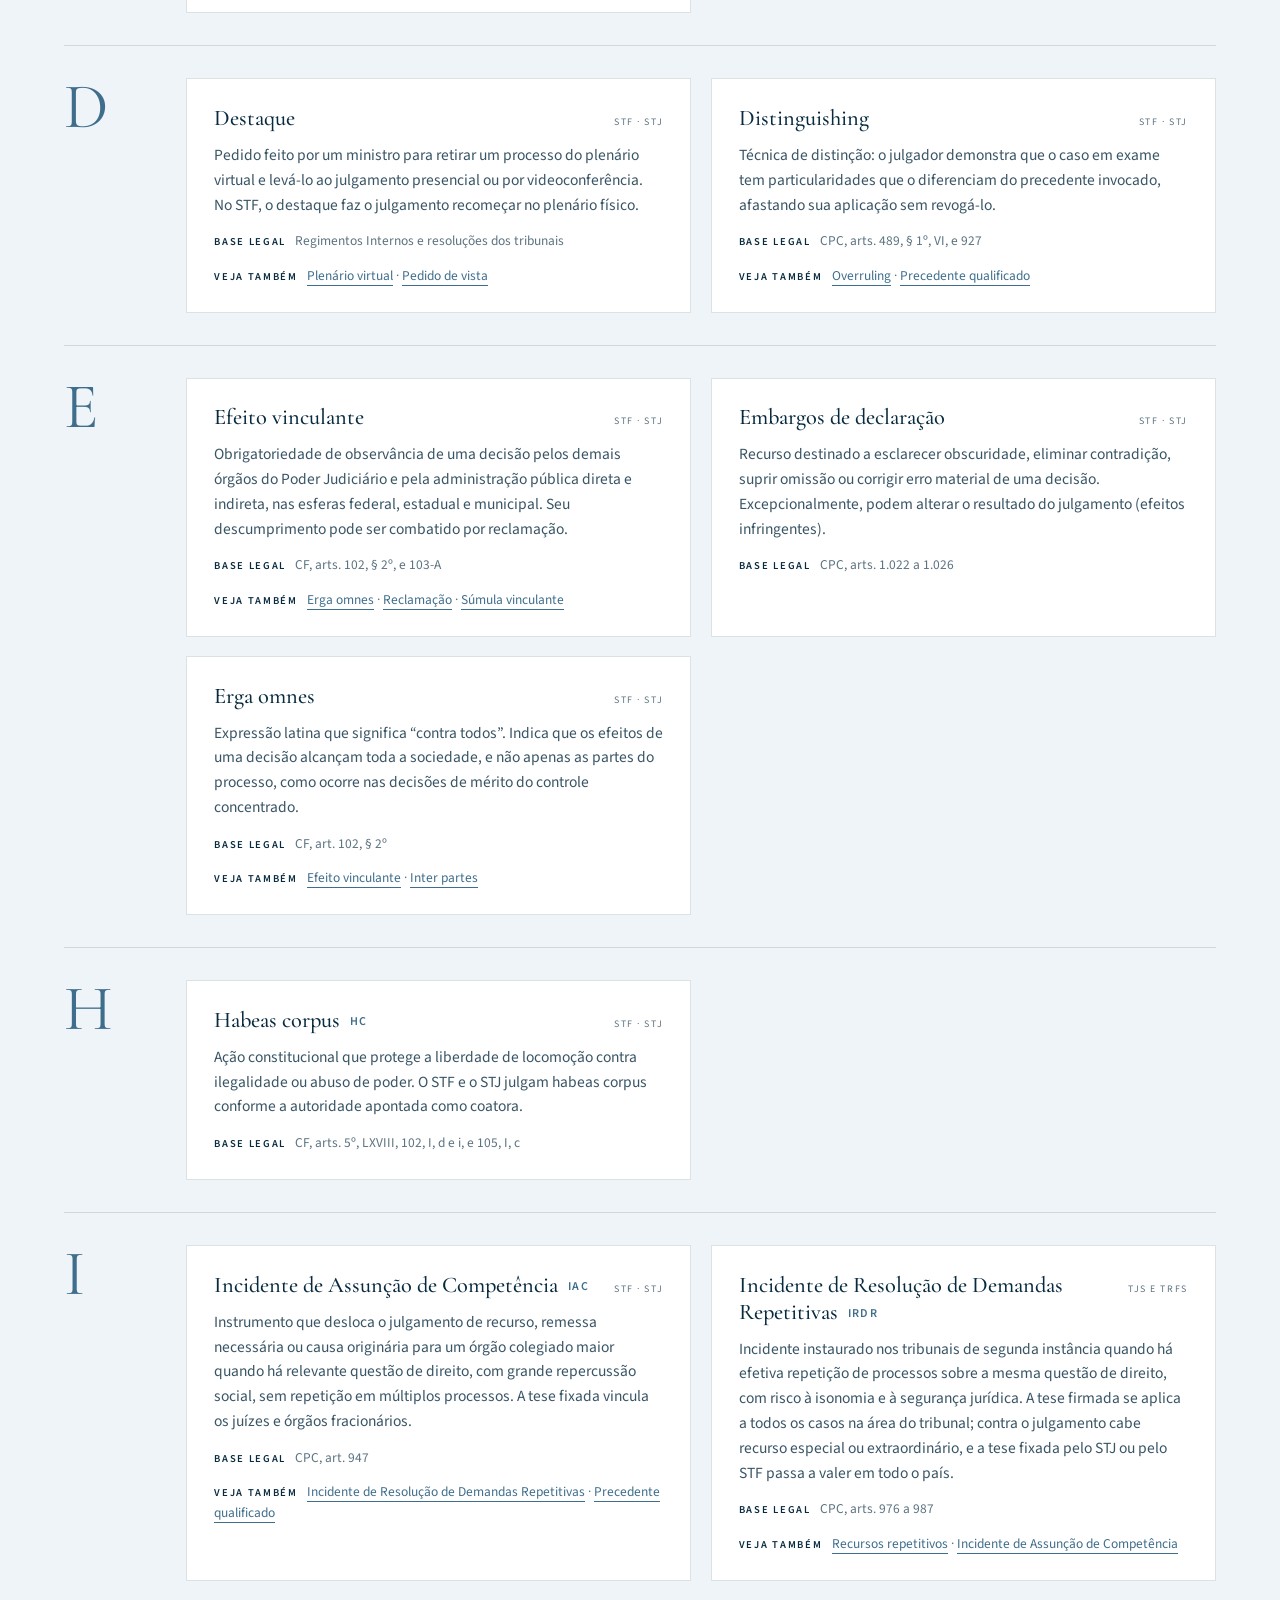
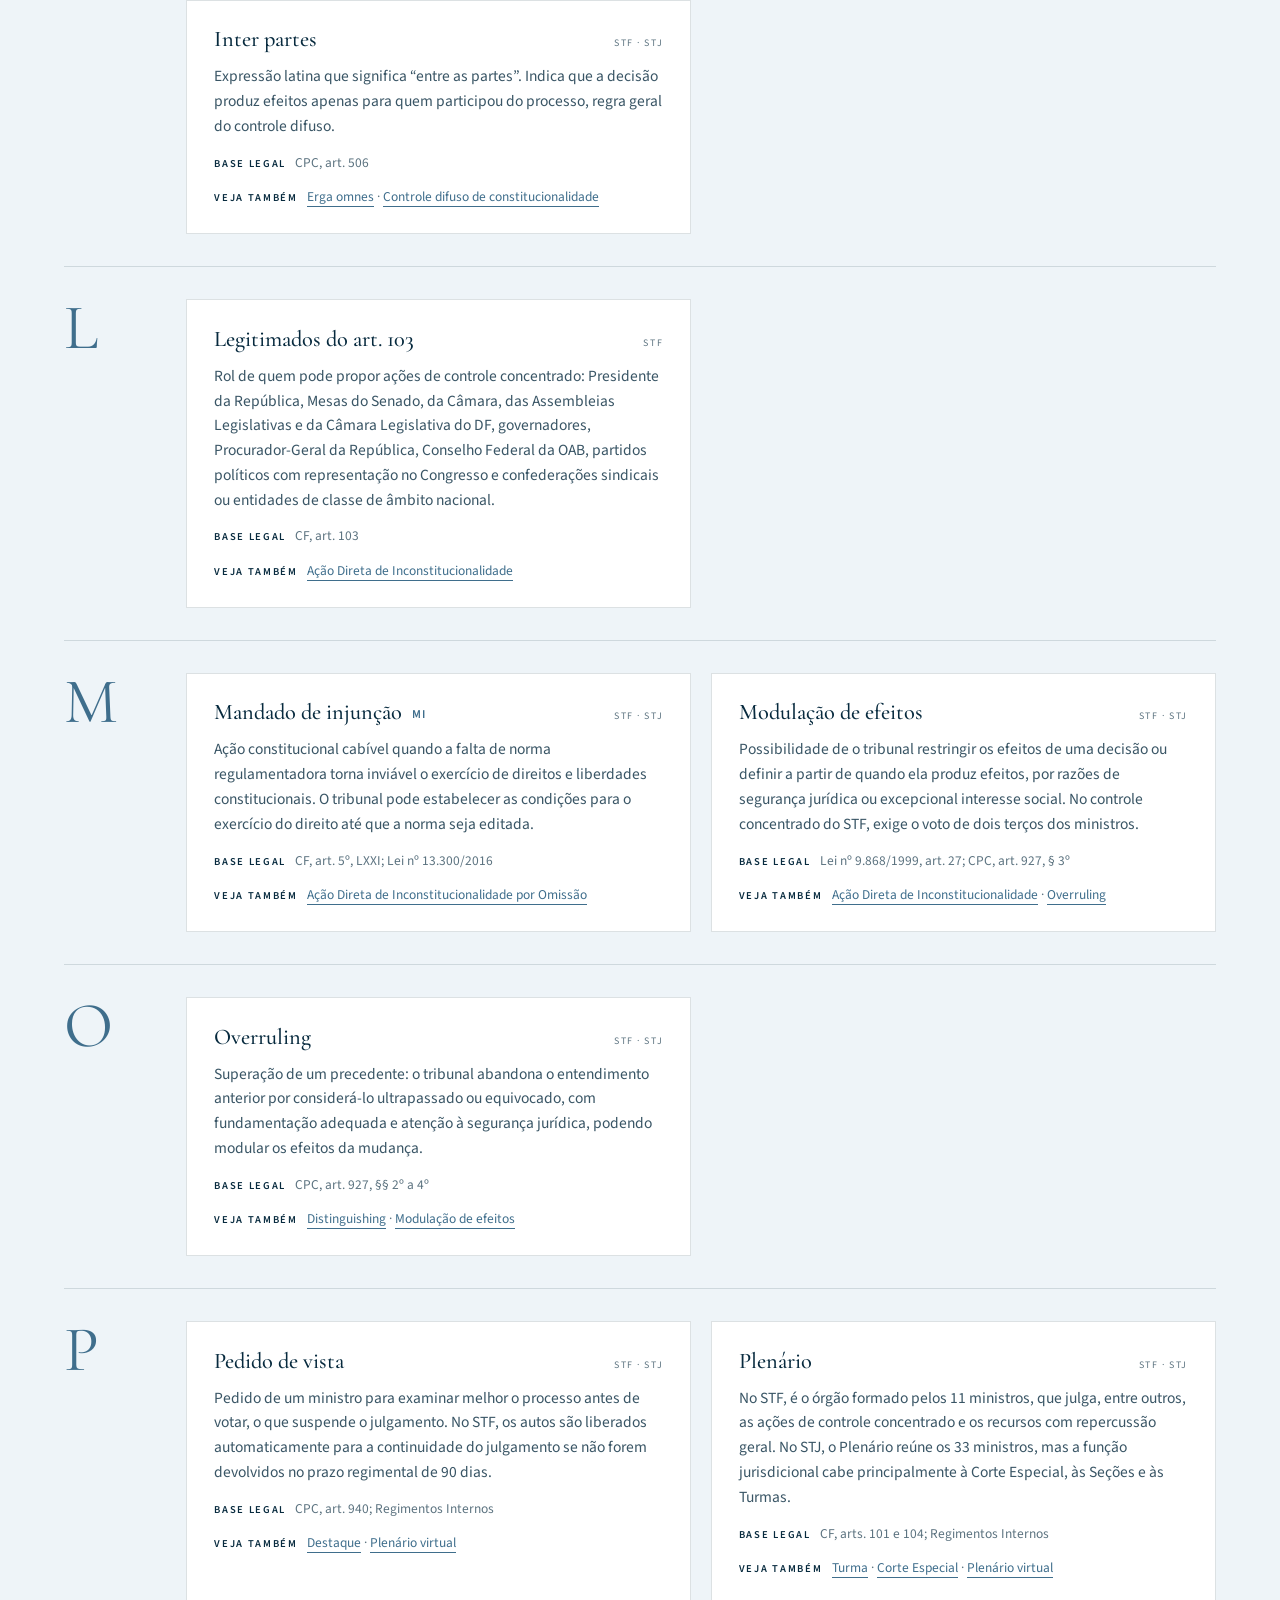
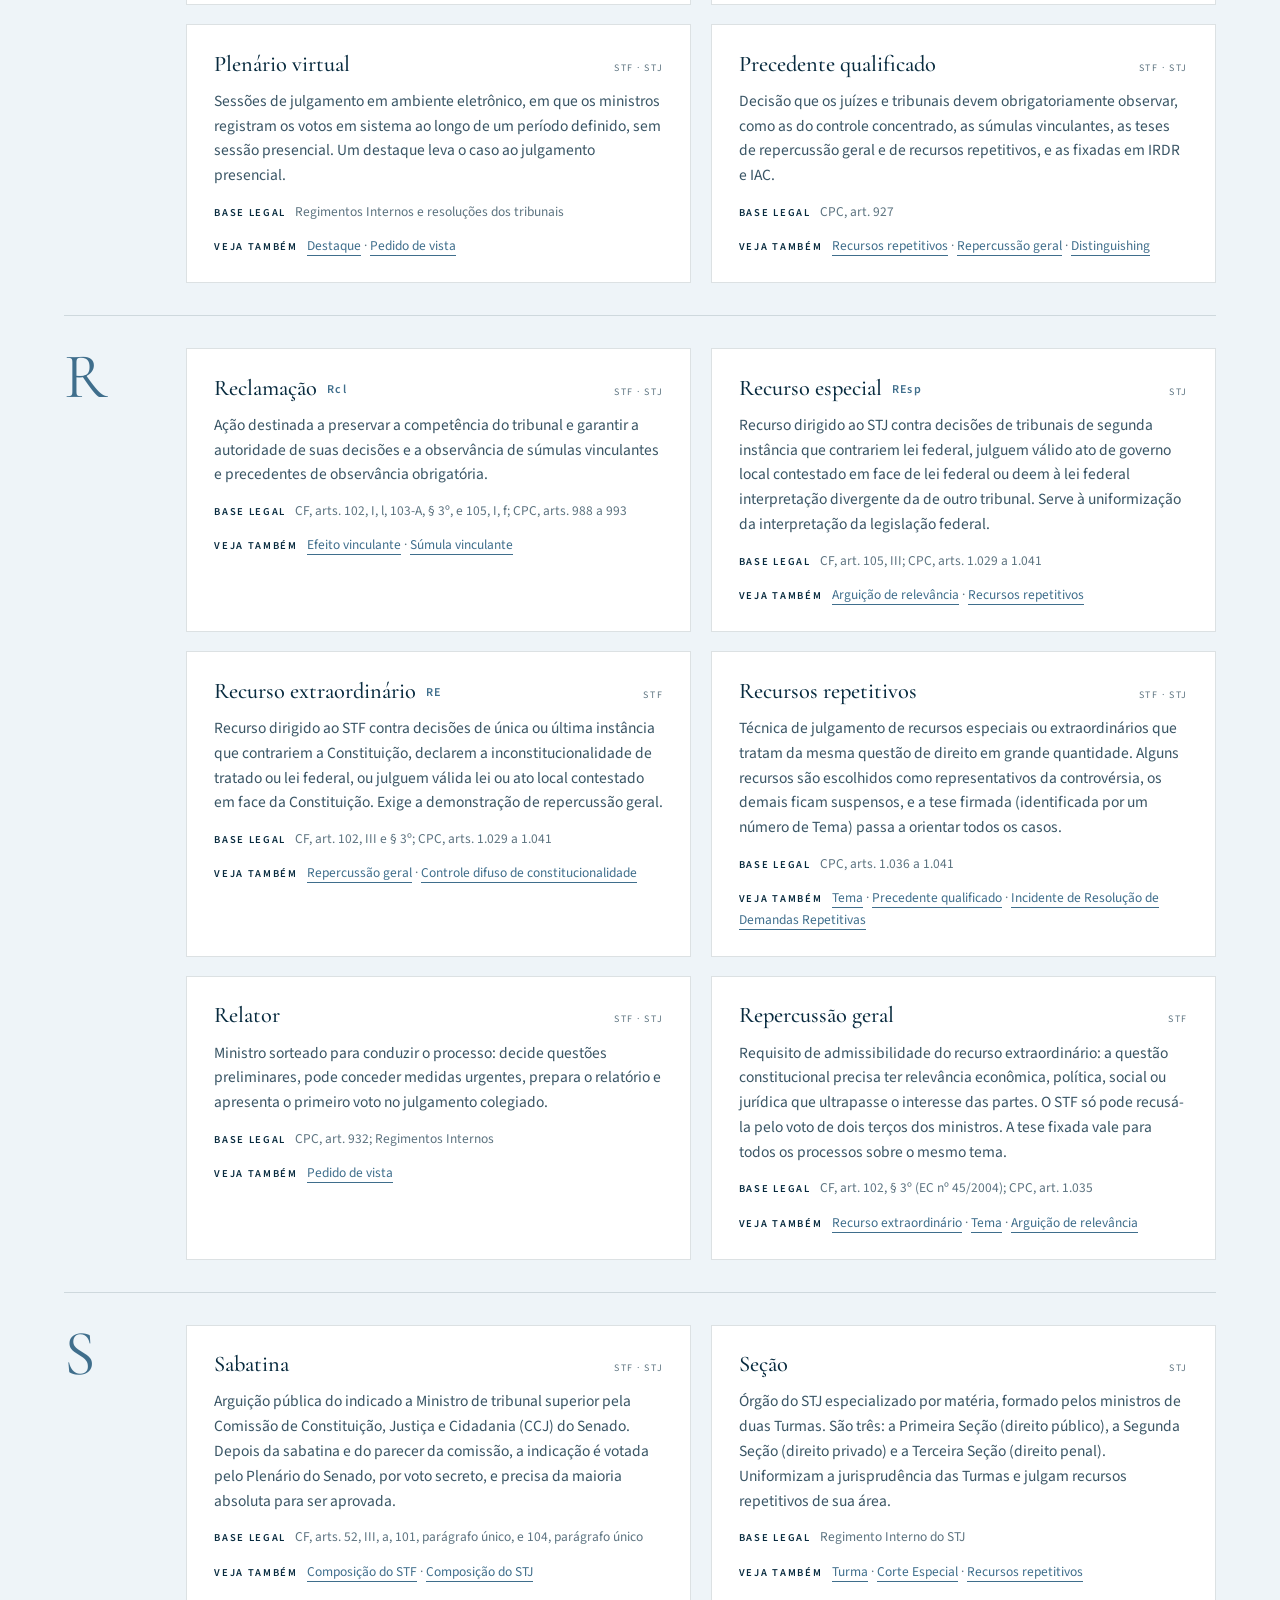
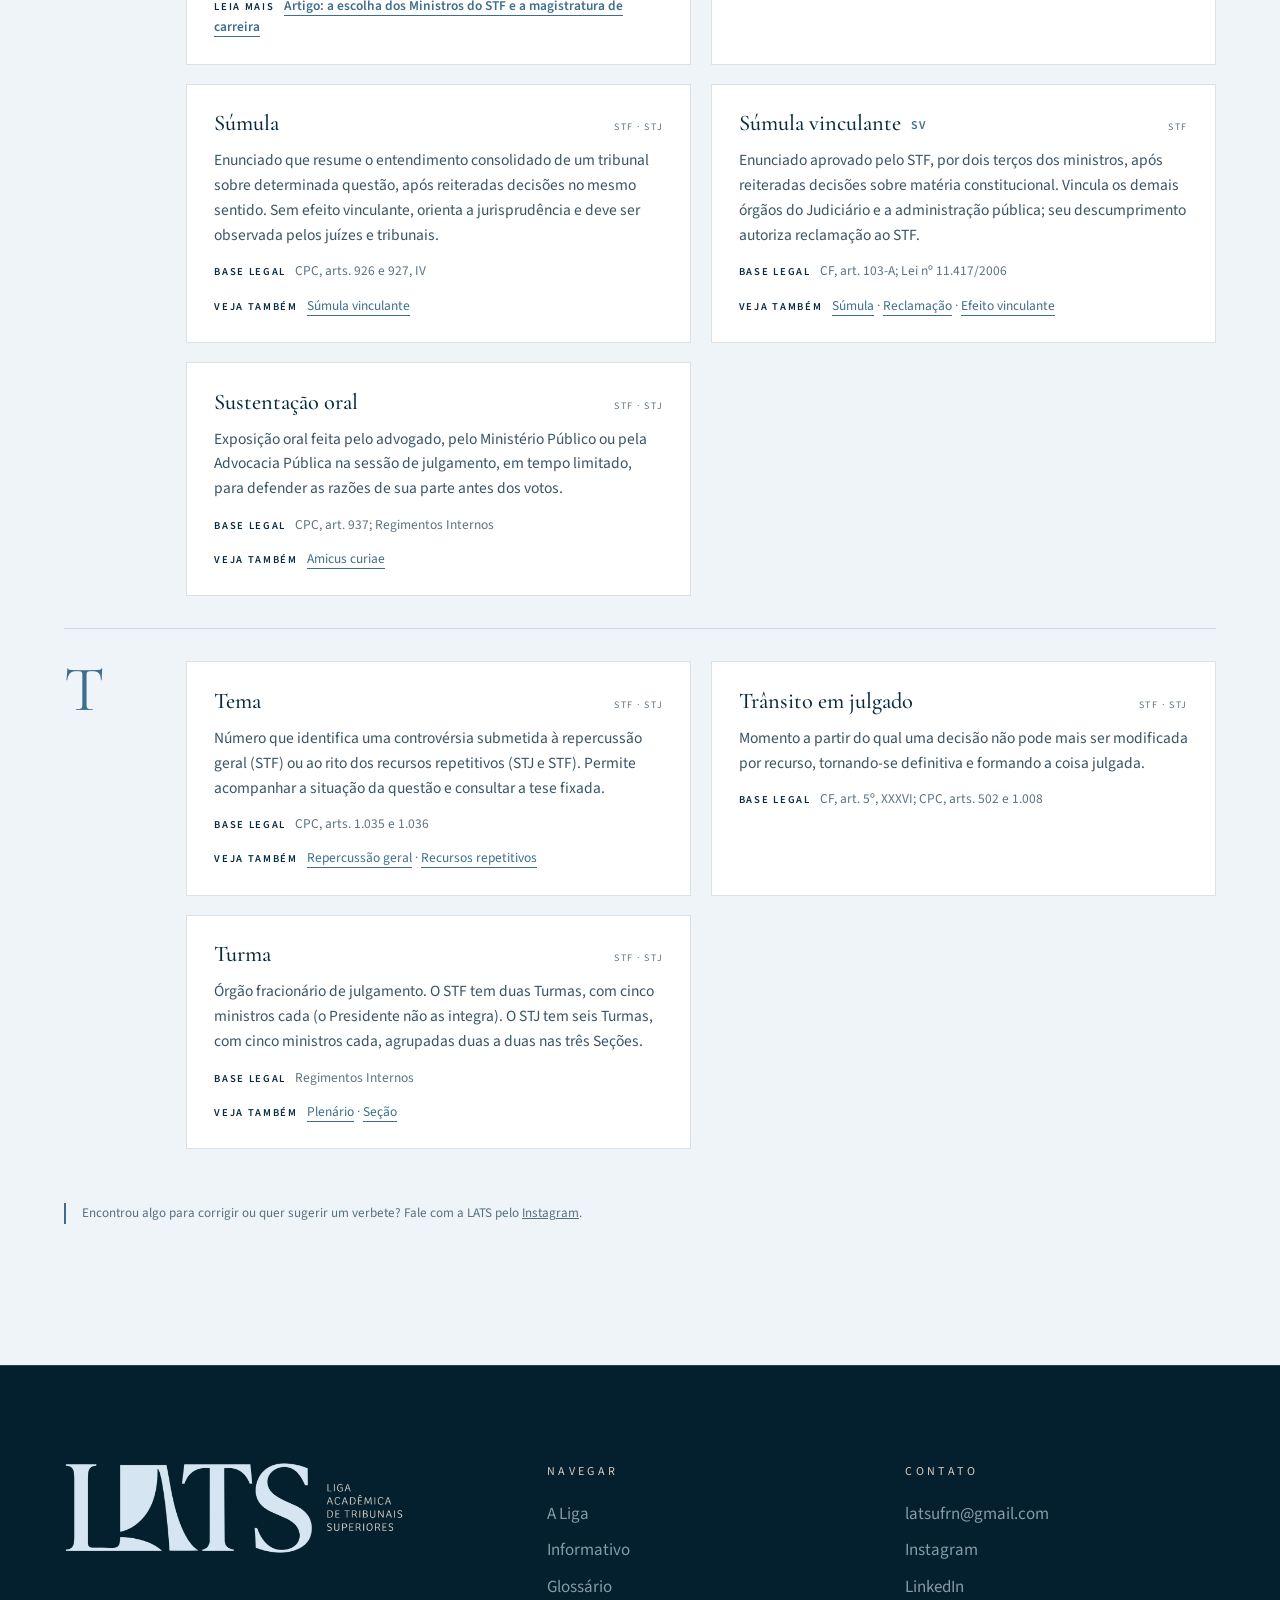
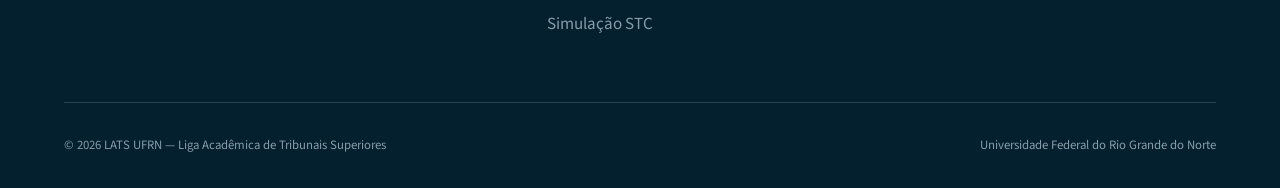
<file: site/glossario.html>
<!DOCTYPE html>
<html lang="pt-BR">
<head>
<meta charset="UTF-8">
<meta name="viewport" content="width=device-width, initial-scale=1">
<title>Glossário dos Tribunais Superiores: STF e STJ explicados · LATS UFRN</title>
<meta name="description" content="O que é repercussão geral, modulação de efeitos, IRDR, ADPF, pedido de vista e plenário virtual? Verbetes curtos e com fundamento legal sobre o STF e o STJ, feitos pela LATS UFRN.">
<link rel="canonical" href="https://latsufrn.com.br/glossario.html">
<meta name="robots" content="index, follow, max-image-preview:large">
<meta property="og:type" content="website">
<meta property="og:locale" content="pt_BR">
<meta property="og:site_name" content="LATS UFRN">
<meta property="og:title" content="Glossário dos Tribunais Superiores: STF e STJ explicados · LATS UFRN">
<meta property="og:description" content="O que é repercussão geral, modulação de efeitos, IRDR, ADPF, pedido de vista e plenário virtual? Verbetes curtos e com fundamento legal sobre o STF e o STJ, feitos pela LATS UFRN.">
<meta property="og:url" content="https://latsufrn.com.br/glossario.html">
<meta property="og:image" content="https://latsufrn.com.br/assets/img/og-lats.jpg">
<meta property="og:image:width" content="1200">
<meta property="og:image:height" content="630">
<meta name="twitter:card" content="summary_large_image">
<link rel="preconnect" href="https://fonts.googleapis.com"><link rel="preconnect" href="https://fonts.gstatic.com" crossorigin>
<link href="https://fonts.googleapis.com/css2?family=Cinzel:wght@400;500&family=Cormorant+Garamond:ital,wght@0,300;0,400;0,500;1,400&family=Source+Sans+3:wght@300;400;600&display=swap" rel="stylesheet">
<link rel="icon" href="/favicon.ico?v=2" sizes="any">
<link rel="icon" type="image/png" sizes="48x48" href="assets/img/icones/icone-48.png?v=2">
<link rel="icon" type="image/png" sizes="192x192" href="assets/img/icones/icone-192.png?v=2">
<link rel="apple-touch-icon" href="assets/img/icones/apple-touch-icon.png">
<link rel="manifest" href="/site.webmanifest">
<meta name="theme-color" content="#072A3E">
<link rel="stylesheet" href="assets/css/style.css?v=20261126">
</head>
<body class="theme-liga">

<header class="header always">
  <a href="index.html" class="brand" aria-label="LATS — início"><img src="assets/img/logo-h.png" alt="LATS"></a>
  <div class="header-right">
    <div class="header-social" data-social></div>
    <button class="menu-btn" aria-label="Abrir menu" aria-expanded="false"><span></span><span></span><span></span></button>
  </div>
</header>

<div class="overlay" aria-label="Menu">
  <nav>
    <a href="#verbetes"><small>01</small>Verbetes</a>
    <a href="informativo.html"><small>02</small>Informativo &amp; pauta</a>
    <a href="stc.html" class="stc-link"><small>03</small>Simulação STC</a>
    <a href="index.html"><small>←</small>Voltar à Liga</a>
  </nav>
  <aside>
    <img src="assets/img/logo-stack.png" alt="">
    <div><p class="eyebrow">Contato</p><a data-href="email" data-text="email" href="#"></a></div>
    <div><p class="eyebrow">Redes</p><div class="header-social" data-social style="display:flex"></div></div>
  </aside>
</div>

<section class="page-hero">
  <canvas data-waves="214,230,242" aria-hidden="true"></canvas>
  <div class="container">
    <a href="index.html" class="crumb">← LATS</a>
    <span class="eyebrow">Para quem está começando</span>
    <h1 class="h-display">Glossário dos <em>Tribunais Superiores</em></h1>
    <p class="lead">Os termos que aparecem nas notícias e nos julgamentos do STF e do STJ, explicados em poucas linhas e com o fundamento legal.</p>
    <div class="gl-search"><input id="busca" type="search" placeholder="Buscar termo ou sigla, ex.: repercussão geral, ADPF, vista…" aria-label="Buscar no glossário"></div>
  </div>
</section>

<section class="section light" id="verbetes">
  <div class="container">
    <nav class="az" id="az" aria-label="Letras"></nav>
    <div class="gl-filtros filters" id="gl-trib"></div>
    <div class="glossario" id="glossario"></div>
    <p class="note">Encontrou algo para corrigir ou quer sugerir um verbete? Fale com a LATS pelo <a data-href="instagram" href="#" target="_blank" rel="noopener" style="text-decoration:underline">Instagram</a>.</p>
  </div>
</section>

<footer class="footer">
  <div class="container">
    <div class="footer-top">
      <div><img src="assets/img/logo-side.png" alt="LATS — Liga Acadêmica de Tribunais Superiores"></div>
      <div><h5>Navegar</h5><ul><li><a href="index.html">A Liga</a></li><li><a href="informativo.html">Informativo</a></li><li><a href="glossario.html">Glossário</a></li><li><a href="stc.html">Simulação STC</a></li></ul></div>
      <div><h5>Contato</h5><ul><li><a data-href="email" data-text="email" href="#"></a></li><li><a data-href="instagram" href="#" target="_blank" rel="noopener">Instagram</a></li><li><a data-href="linkedin" href="#" target="_blank" rel="noopener">LinkedIn</a></li></ul></div>
    </div>
    <div class="footer-bottom"><span>© <span id="year"></span> LATS UFRN — Liga Acadêmica de Tribunais Superiores</span><span>Universidade Federal do Rio Grande do Norte</span></div>
  </div>
</footer>

<script src="assets/js/content.js?v=20261126"></script>
<script src="data/glossario.js"></script>
<script src="assets/js/main.js?v=20261126"></script>
<script>
(function () {
  const G = (window.LATS_GLOSSARIO || []).slice().sort((a, b) => a.termo.localeCompare(b.termo, "pt-BR"));
  const esc = s => String(s || "").replace(/[&<>"']/g, c => ({ "&": "&amp;", "<": "&lt;", ">": "&gt;", '"': "&quot;", "'": "&#39;" }[c]));
  const norm = s => String(s || "").toLowerCase().normalize("NFD").replace(/[̀-ͯ]/g, "");
  const slug = s => norm(s).replace(/[^a-z0-9]+/g, "-").replace(/(^-|-$)/g, "");
  const letra = t => norm(t)[0].toUpperCase();
  const nomes = new Set(G.map(g => g.termo));
  const box = document.getElementById("glossario"), az = document.getElementById("az"), busca = document.getElementById("busca");
  let trib = "Todos";

  const card = g => `<article class="verbete" id="${slug(g.termo)}">
      <header><h2>${esc(g.termo)}${g.sigla ? ` <abbr>${esc(g.sigla)}</abbr>` : ""}</h2><span class="vt">${esc(g.tribunal)}</span></header>
      <p>${esc(g.definicao)}</p>
      ${g.base ? `<p class="vb"><b>Base legal</b> ${esc(g.base)}</p>` : ""}
      ${(g.ver || []).length ? `<p class="vv"><b>Veja também</b> ${g.ver.map(v => nomes.has(v) ? `<a href="#${slug(v)}">${esc(v)}</a>` : esc(v)).join(" · ")}</p>` : ""}
      ${g.leia ? `<p class="vv vleia"><b>Leia mais</b> <a href="${esc(g.leia.url)}">${esc(g.leia.titulo)}</a></p>` : ""}
      <a class="vlink" href="#${slug(g.termo)}" aria-label="Link para ${esc(g.termo)}">#</a>
    </article>`;

  function paint() {
    const q = norm(busca.value.trim());
    const lista = G.filter(g => (trib === "Todos" || g.tribunal.includes(trib)) &&
      (!q || norm(g.termo + " " + (g.sigla || "") + " " + g.definicao).includes(q)));
    const grupos = {};
    lista.forEach(g => (grupos[letra(g.termo)] = grupos[letra(g.termo)] || []).push(g));
    box.innerHTML = Object.keys(grupos).sort().map(L => `<div class="gl-letra" id="letra-${L}"><span class="gl-L">${L}</span><div class="gl-col">${grupos[L].map(card).join("")}</div></div>`).join("")
      || '<p class="empty">Nenhum verbete encontrado. Que tal sugerir esse termo à LATS?</p>';
    const ativas = new Set(Object.keys(grupos));
    az.innerHTML = "ABCDEFGHIJKLMNOPQRSTUVWXYZ".split("").map(L => ativas.has(L) ? `<a href="#letra-${L}">${L}</a>` : `<span>${L}</span>`).join("");
  }
  const bar = document.getElementById("gl-trib");
  bar.innerHTML = [["Todos", "Todos"], ["STF", "STF"], ["STJ", "STJ"]].map(([v, r], i) => `<button class="filter${i ? "" : " active"}" data-v="${v}">${r}</button>`).join("");
  bar.onclick = e => { const b = e.target.closest("button"); if (!b) return; [...bar.children].forEach(x => x.classList.toggle("active", x === b)); trib = b.dataset.v; paint(); };
  busca.addEventListener("input", paint);
  paint();
  if (location.hash) { const el = document.querySelector(location.hash); if (el) setTimeout(() => el.scrollIntoView(), 100); }

  // Dados estruturados para buscadores (schema.org DefinedTermSet)
  const ld = document.createElement("script"); ld.type = "application/ld+json";
  ld.textContent = JSON.stringify({ "@context": "https://schema.org", "@type": "DefinedTermSet", name: "Glossário dos Tribunais Superiores — LATS UFRN",
    hasDefinedTerm: G.map(g => ({ "@type": "DefinedTerm", name: g.termo, alternateName: g.sigla || undefined, description: g.definicao, url: location.href.split("#")[0] + "#" + slug(g.termo) })) });
  document.head.appendChild(ld);
})();
</script>
</body>
</html>
</file>
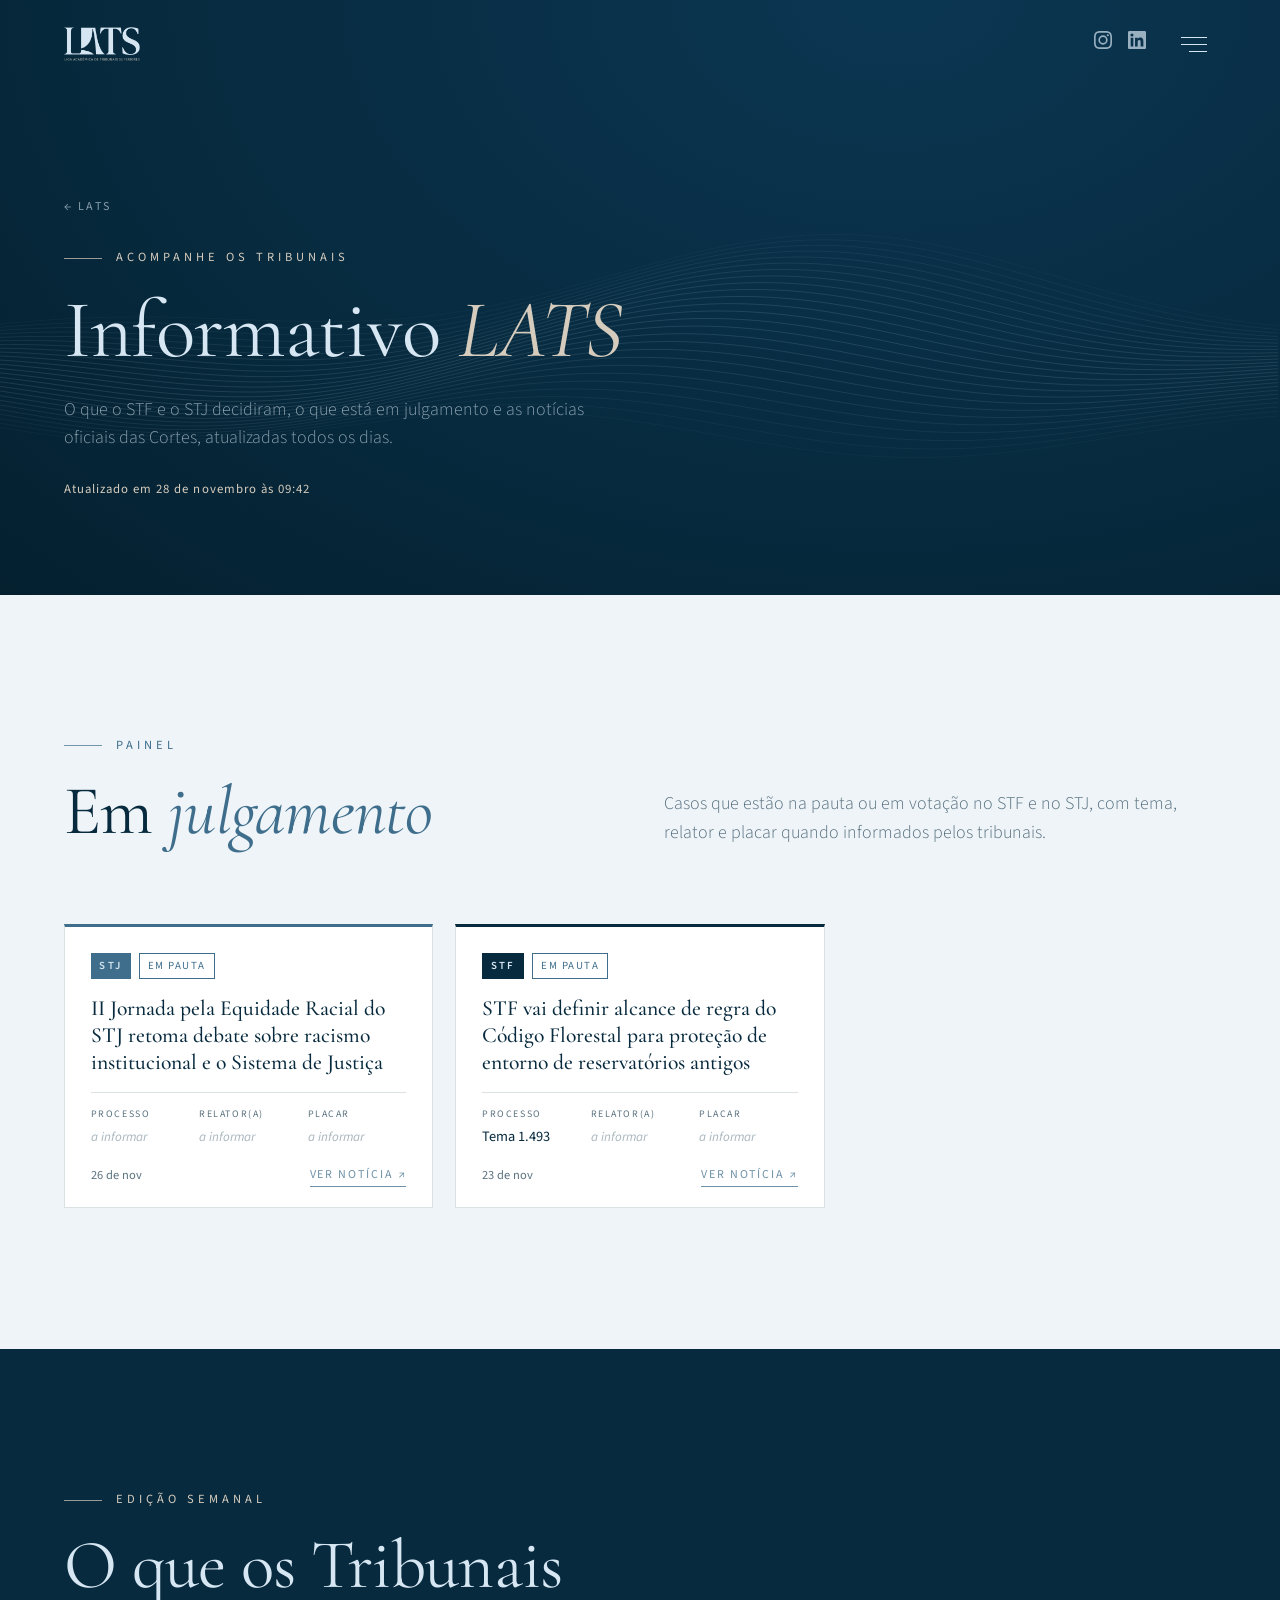
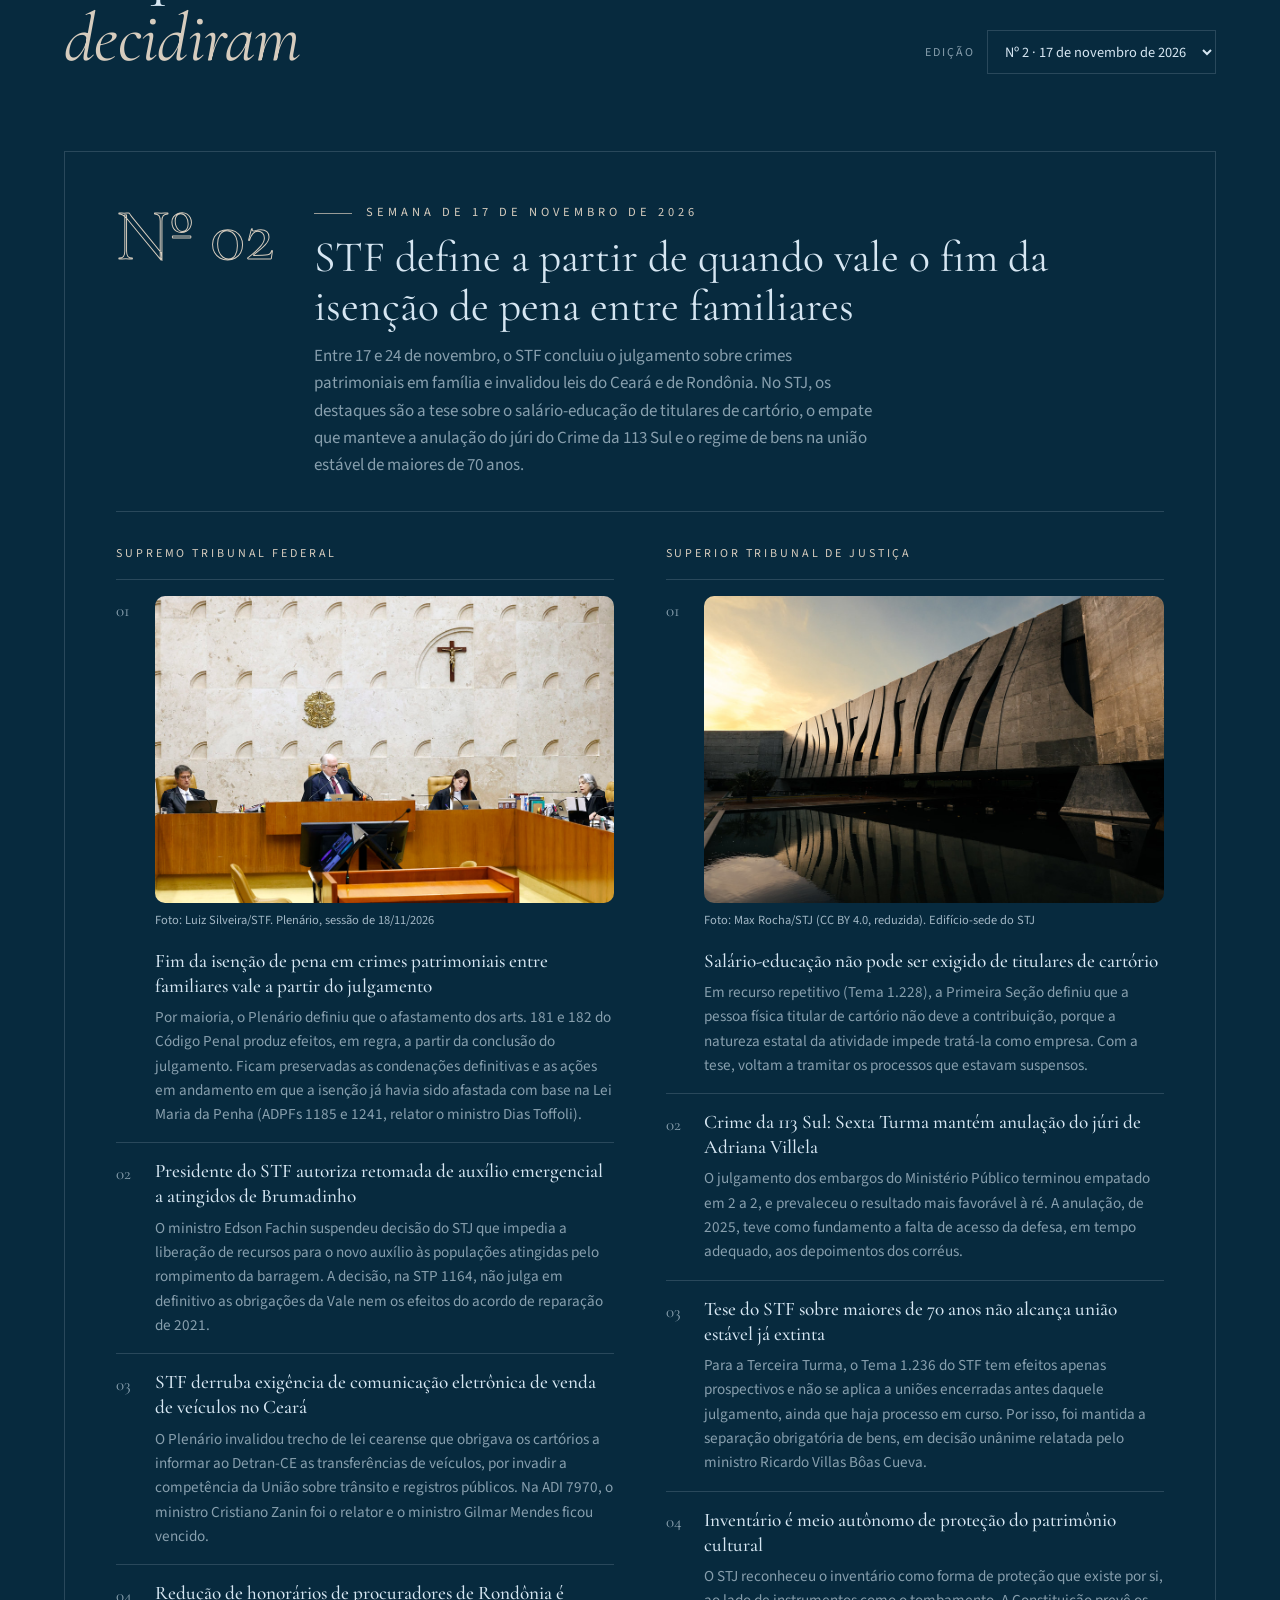
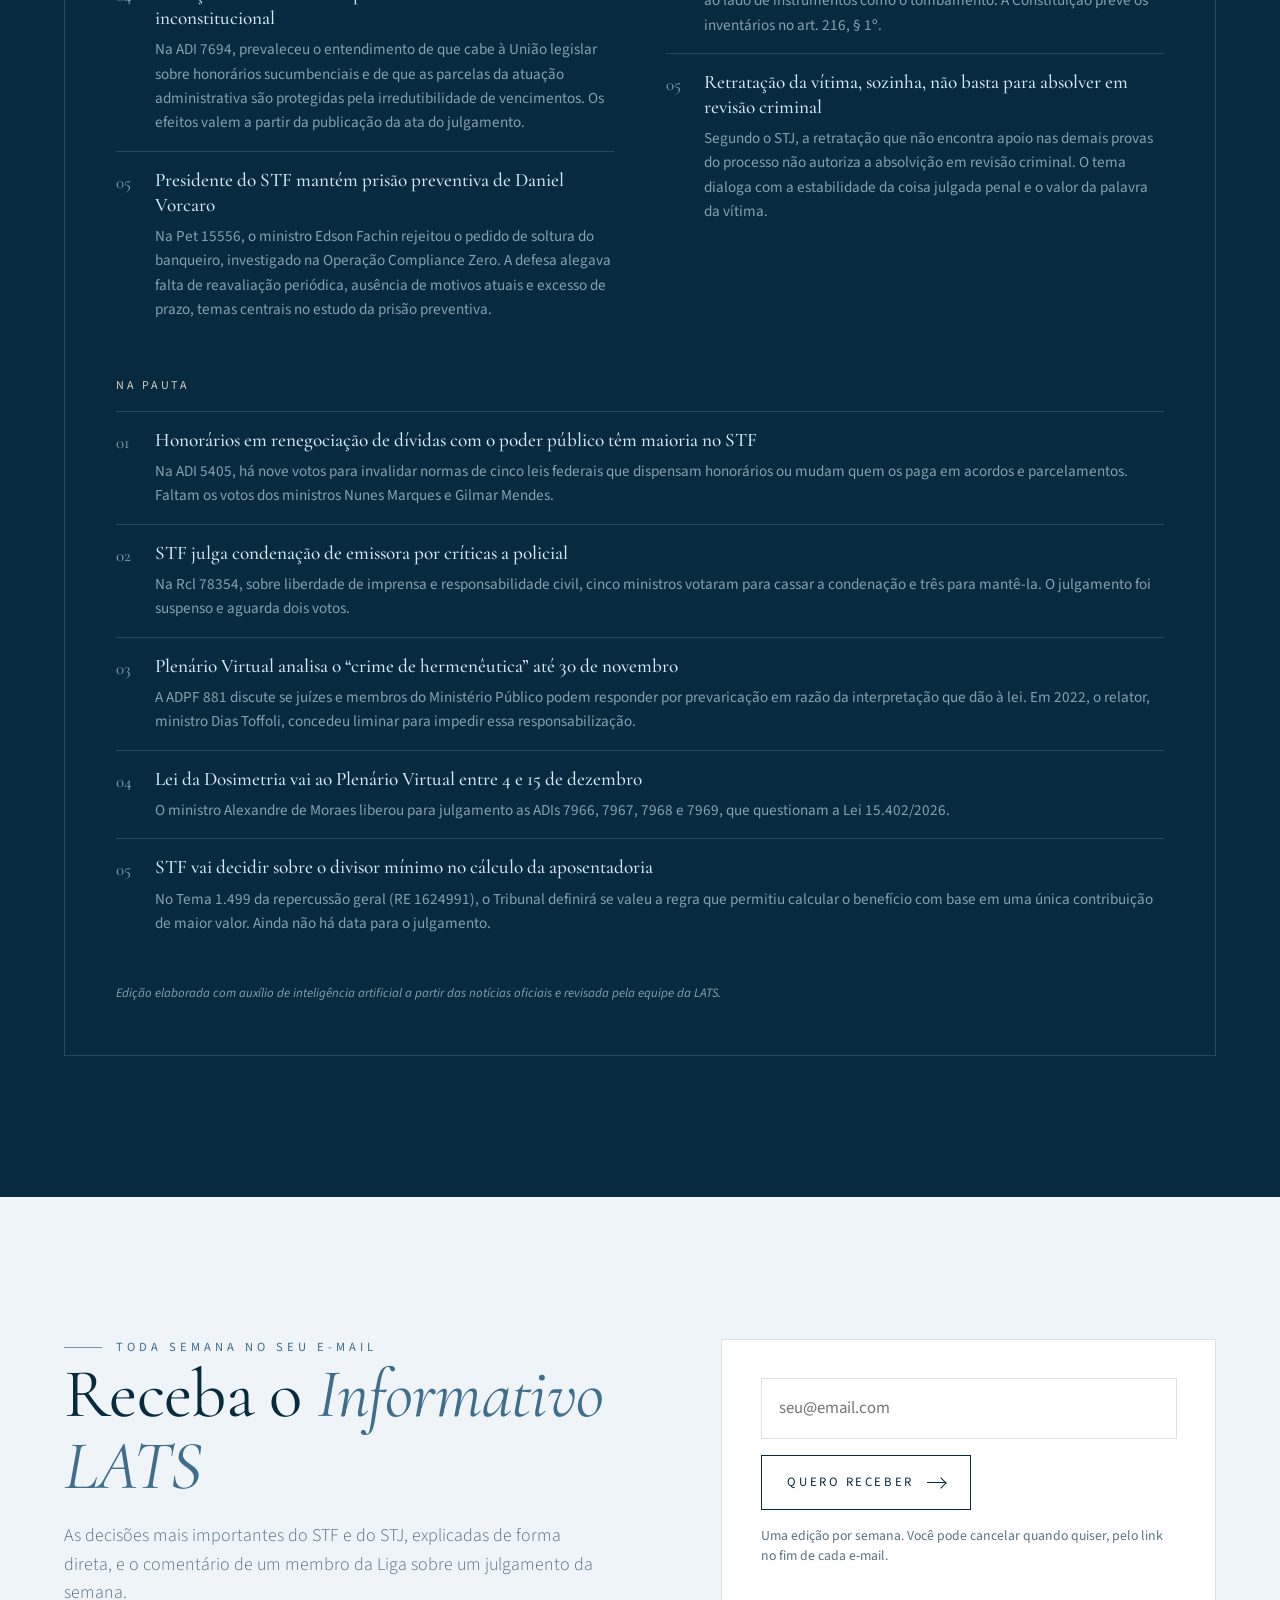
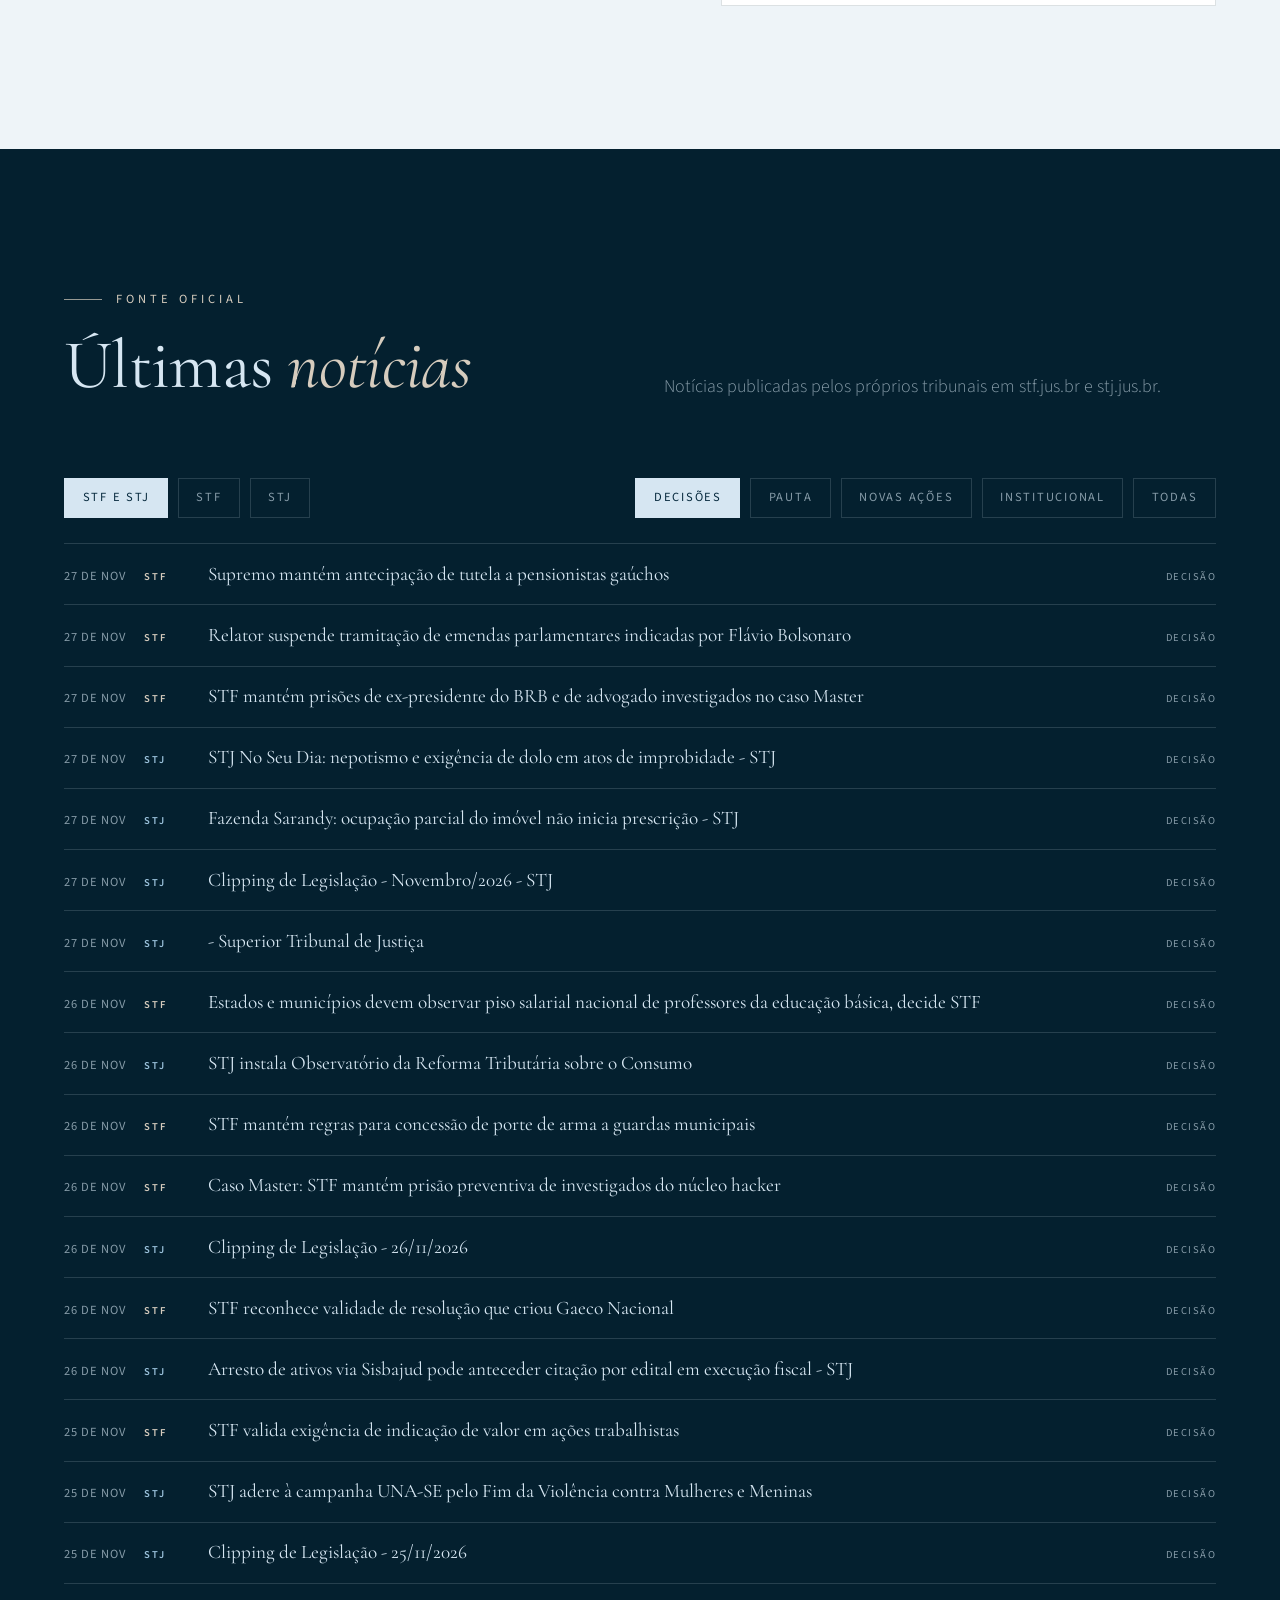
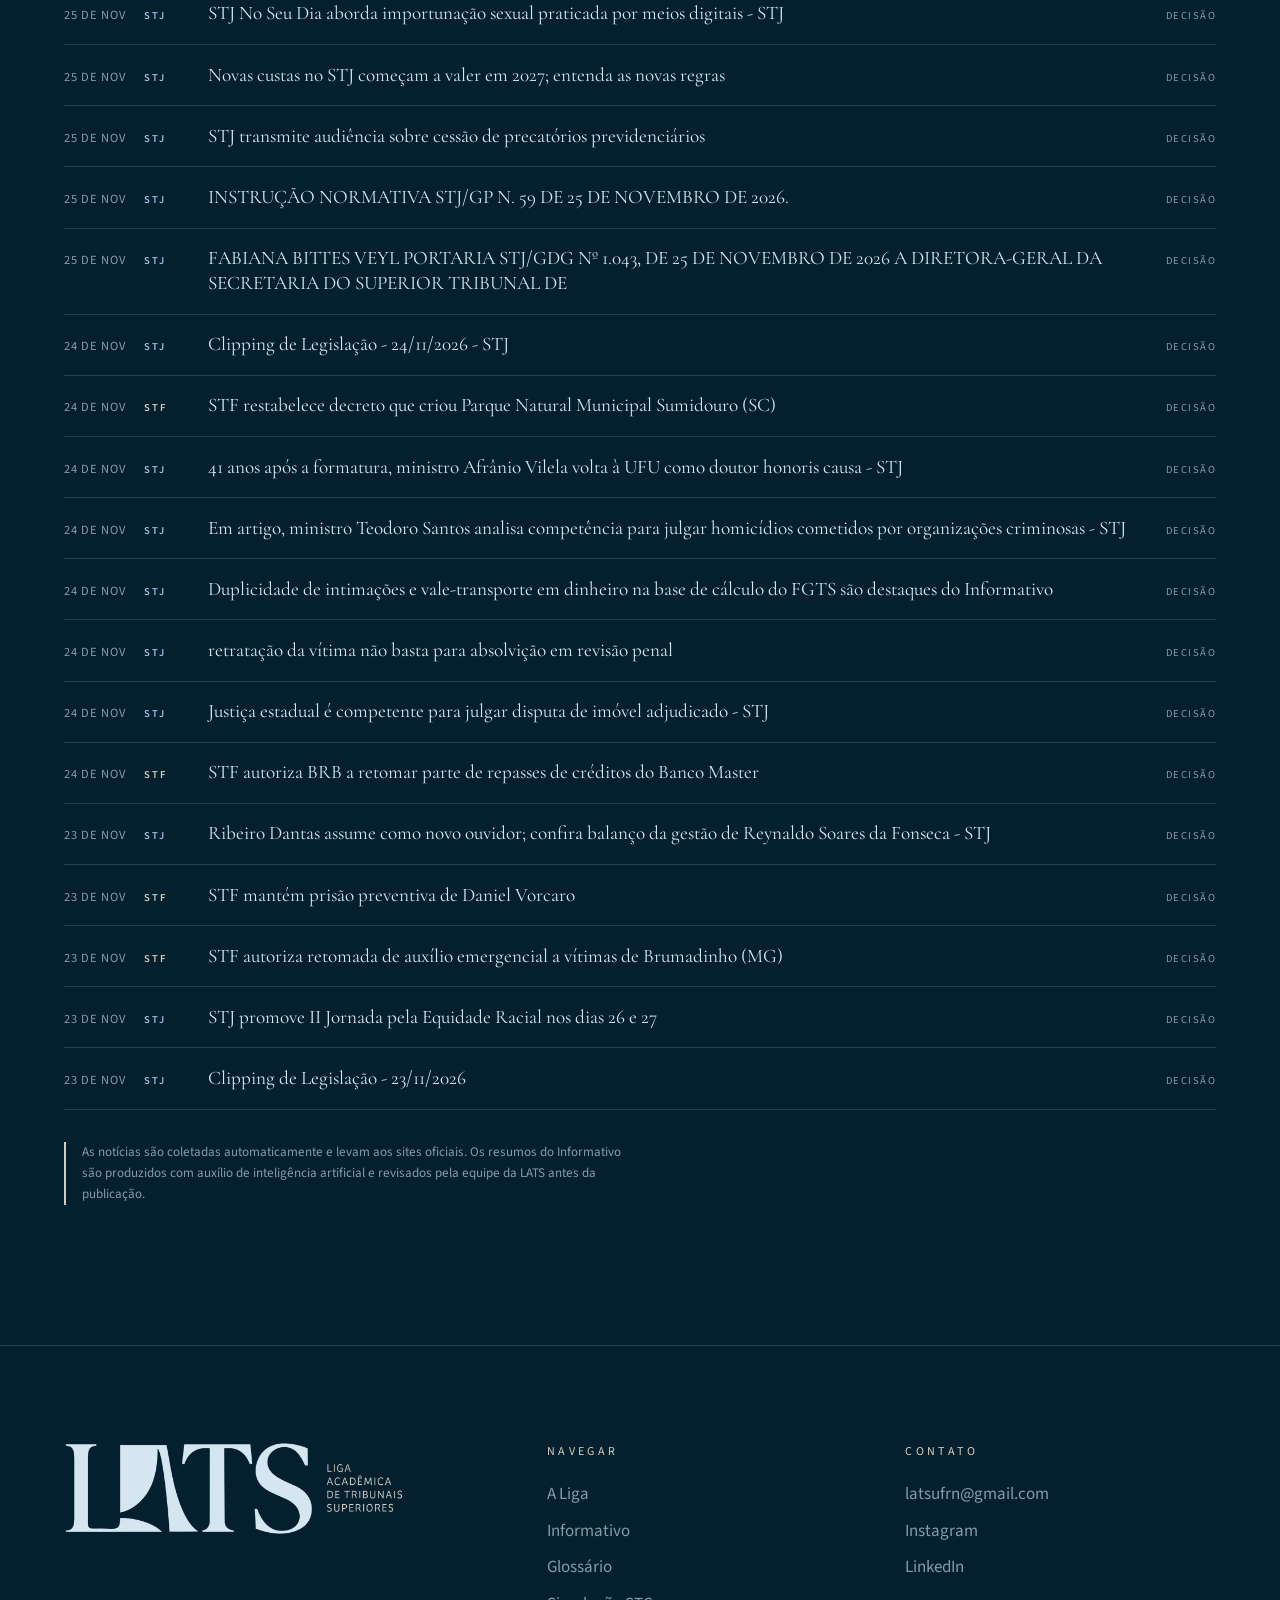
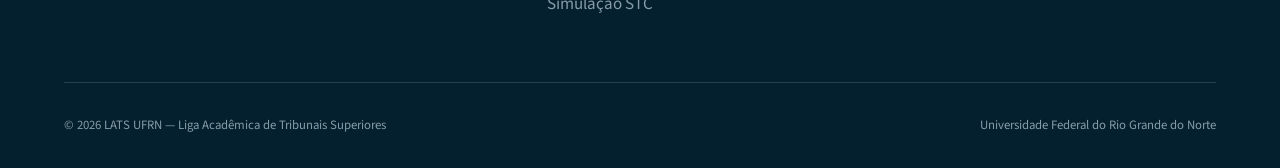
<file: site/informativo.html>
<!DOCTYPE html>
<html lang="pt-BR">
<head>
<meta charset="UTF-8">
<meta name="viewport" content="width=device-width, initial-scale=1">
<title>Informativo LATS · STF e STJ em julgamento · LATS UFRN</title>
<meta name="description" content="Informativo semanal da Liga Acadêmica de Tribunais Superiores da UFRN: decisões do STF e do STJ, casos em julgamento e notícias oficiais atualizadas diariamente.">
<link rel="canonical" href="https://latsufrn.com.br/informativo.html">
<meta name="robots" content="index, follow, max-image-preview:large">
<meta property="og:type" content="website">
<meta property="og:locale" content="pt_BR">
<meta property="og:site_name" content="LATS UFRN">
<meta property="og:title" content="Informativo LATS · STF e STJ em julgamento · LATS UFRN">
<meta property="og:description" content="Informativo semanal da Liga Acadêmica de Tribunais Superiores da UFRN: decisões do STF e do STJ, casos em julgamento e notícias oficiais atualizadas diariamente.">
<meta property="og:url" content="https://latsufrn.com.br/informativo.html">
<meta property="og:image" content="https://latsufrn.com.br/assets/img/og-lats.jpg">
<meta property="og:image:width" content="1200">
<meta property="og:image:height" content="630">
<meta name="twitter:card" content="summary_large_image">
<link rel="preconnect" href="https://fonts.googleapis.com"><link rel="preconnect" href="https://fonts.gstatic.com" crossorigin>
<link href="https://fonts.googleapis.com/css2?family=Cinzel:wght@400;500&family=Cormorant+Garamond:ital,wght@0,300;0,400;0,500;1,400&family=Source+Sans+3:wght@300;400;600&display=swap" rel="stylesheet">
<link rel="icon" href="/favicon.ico?v=2" sizes="any">
<link rel="icon" type="image/png" sizes="48x48" href="assets/img/icones/icone-48.png?v=2">
<link rel="icon" type="image/png" sizes="192x192" href="assets/img/icones/icone-192.png?v=2">
<link rel="apple-touch-icon" href="assets/img/icones/apple-touch-icon.png">
<link rel="manifest" href="/site.webmanifest">
<meta name="theme-color" content="#072A3E">
<link rel="stylesheet" href="assets/css/style.css?v=20261126">
</head>
<body class="theme-liga">

<header class="header always">
  <a href="index.html" class="brand" aria-label="LATS — início"><img src="assets/img/logo-h.png" alt="LATS"></a>
  <div class="header-right">
    <div class="header-social" data-social></div>
    <button class="menu-btn" aria-label="Abrir menu" aria-expanded="false"><span></span><span></span><span></span></button>
  </div>
</header>

<div class="overlay" aria-label="Menu">
  <nav>
    <a href="#em-julgamento"><small>01</small>Em julgamento</a>
    <a href="#informativo"><small>02</small>Informativo LATS</a>
    <a href="#noticias"><small>03</small>Últimas notícias</a>
    <a href="glossario.html"><small>04</small>Glossário</a>
    <a href="stc.html" class="stc-link"><small>05</small>Simulação STC</a>
    <a href="index.html"><small>←</small>Voltar à Liga</a>
  </nav>
  <aside>
    <img src="assets/img/logo-stack.png" alt="">
    <div><p class="eyebrow">Contato</p><a data-href="email" data-text="email" href="#"></a></div>
    <div><p class="eyebrow">Redes</p><div class="header-social" data-social style="display:flex"></div></div>
  </aside>
</div>

<section class="page-hero">
  <canvas data-waves="214,230,242" aria-hidden="true"></canvas>
  <div class="container">
    <a href="index.html" class="crumb">← LATS</a>
    <span class="eyebrow">Acompanhe os Tribunais</span>
    <h1 class="h-display">Informativo <em>LATS</em></h1>
    <p class="lead">O que o STF e o STJ decidiram, o que está em julgamento e as notícias oficiais das Cortes, atualizadas todos os dias.</p>
    <p class="updated" id="atualizado"></p>
  </div>
</section>

<!-- EM JULGAMENTO -->
<section class="section light" id="em-julgamento">
  <div class="container">
    <div class="section-head">
      <div><span class="eyebrow reveal">Painel</span><h2 class="h-display reveal">Em <em>julgamento</em></h2></div>
      <p class="lead reveal">Casos que estão na pauta ou em votação no STF e no STJ, com tema, relator e placar quando informados pelos tribunais.</p>
    </div>
    <div class="painel" id="painel" data-painel="12"></div>
  </div>
</section>

<!-- INFORMATIVO -->
<section class="section" id="informativo">
  <div class="container">
    <div class="section-head">
      <div><span class="eyebrow reveal">Edição semanal</span><h2 class="h-display reveal">O que os Tribunais <em>decidiram</em></h2></div>
      <div class="ed-select reveal" id="ed-select"></div>
    </div>
    <article class="edicao" id="edicao"></article>
  </div>
</section>

<!-- INSCRIÇÃO POR E-MAIL -->
<section class="section light nl-section" id="assinar">
  <div class="container nl-grid">
    <div class="reveal">
      <span class="eyebrow">Toda semana no seu e-mail</span>
      <h2 class="h-display">Receba o <em>Informativo LATS</em></h2>
      <p class="lead">As decisões mais importantes do STF e do STJ, explicadas de forma direta, e o comentário de um membro da Liga sobre um julgamento da semana.</p>
    </div>
    <div class="nl-box reveal" data-newsletter></div>
  </div>
</section>

<!-- NOTÍCIAS -->
<section class="section deep" id="noticias">
  <div class="container">
    <div class="section-head">
      <div><span class="eyebrow reveal">Fonte oficial</span><h2 class="h-display reveal">Últimas <em>notícias</em></h2></div>
      <p class="lead reveal">Notícias publicadas pelos próprios tribunais em stf.jus.br e stj.jus.br.</p>
    </div>
    <div class="feed-bar">
      <div class="filters" id="f-tribunal"></div>
      <div class="filters" id="f-tipo"></div>
    </div>
    <ol class="feed" id="feed"></ol>
    <p class="note-dark">As notícias são coletadas automaticamente e levam aos sites oficiais. Os resumos do Informativo são produzidos com auxílio de inteligência artificial e revisados pela equipe da LATS antes da publicação.</p>
  </div>
</section>

<footer class="footer">
  <div class="container">
    <div class="footer-top">
      <div><img src="assets/img/logo-side.png" alt="LATS — Liga Acadêmica de Tribunais Superiores"></div>
      <div><h5>Navegar</h5><ul><li><a href="index.html">A Liga</a></li><li><a href="informativo.html">Informativo</a></li><li><a href="glossario.html">Glossário</a></li><li><a href="stc.html">Simulação STC</a></li></ul></div>
      <div><h5>Contato</h5><ul><li><a data-href="email" data-text="email" href="#"></a></li><li><a data-href="instagram" href="#" target="_blank" rel="noopener">Instagram</a></li><li><a data-href="linkedin" href="#" target="_blank" rel="noopener">LinkedIn</a></li></ul></div>
    </div>
    <div class="footer-bottom"><span>© <span id="year"></span> LATS UFRN — Liga Acadêmica de Tribunais Superiores</span><span>Universidade Federal do Rio Grande do Norte</span></div>
  </div>
</footer>

<script src="assets/js/content.js?v=20261126"></script>
<script src="data/tribunais.js"></script>
<script src="data/informativos.js"></script>
<script src="assets/js/main.js?v=20261126"></script>
<script src="assets/js/tribunais.js?v=20261126"></script>
</body>
</html>
</file>
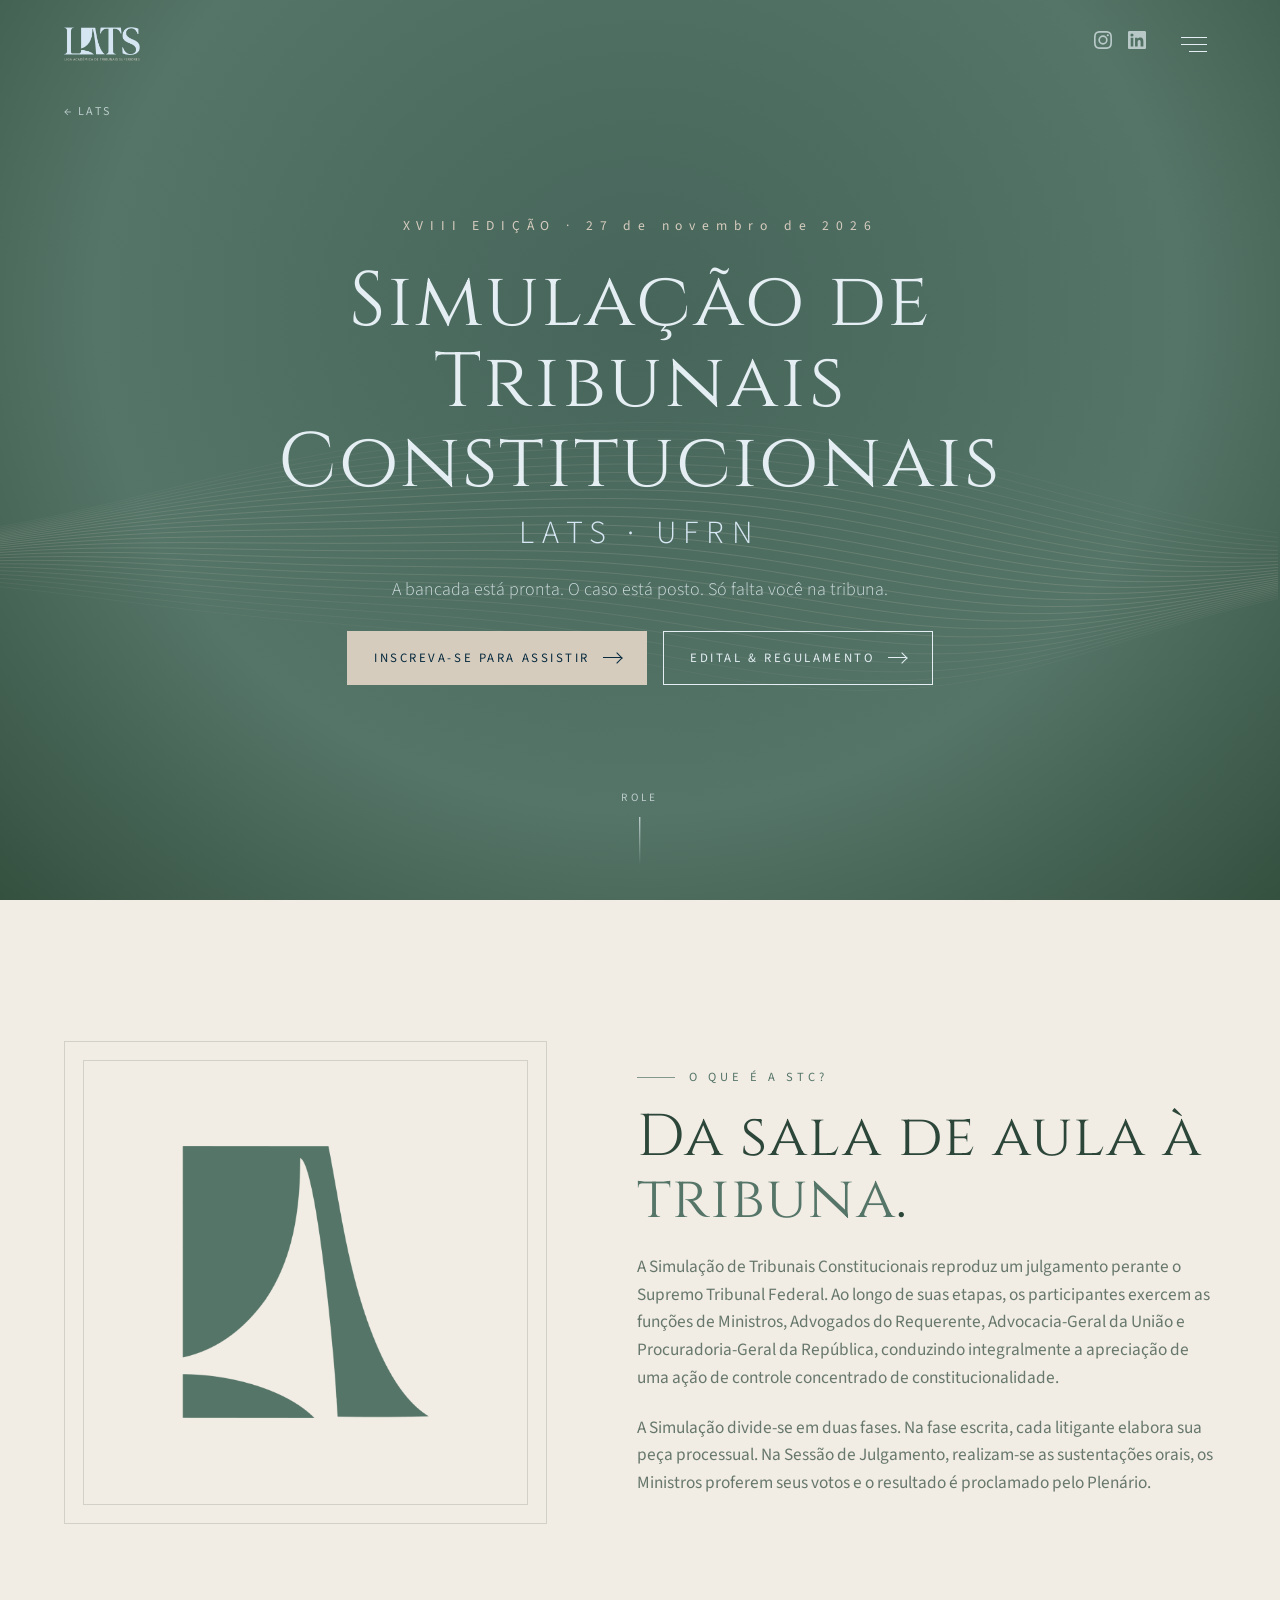
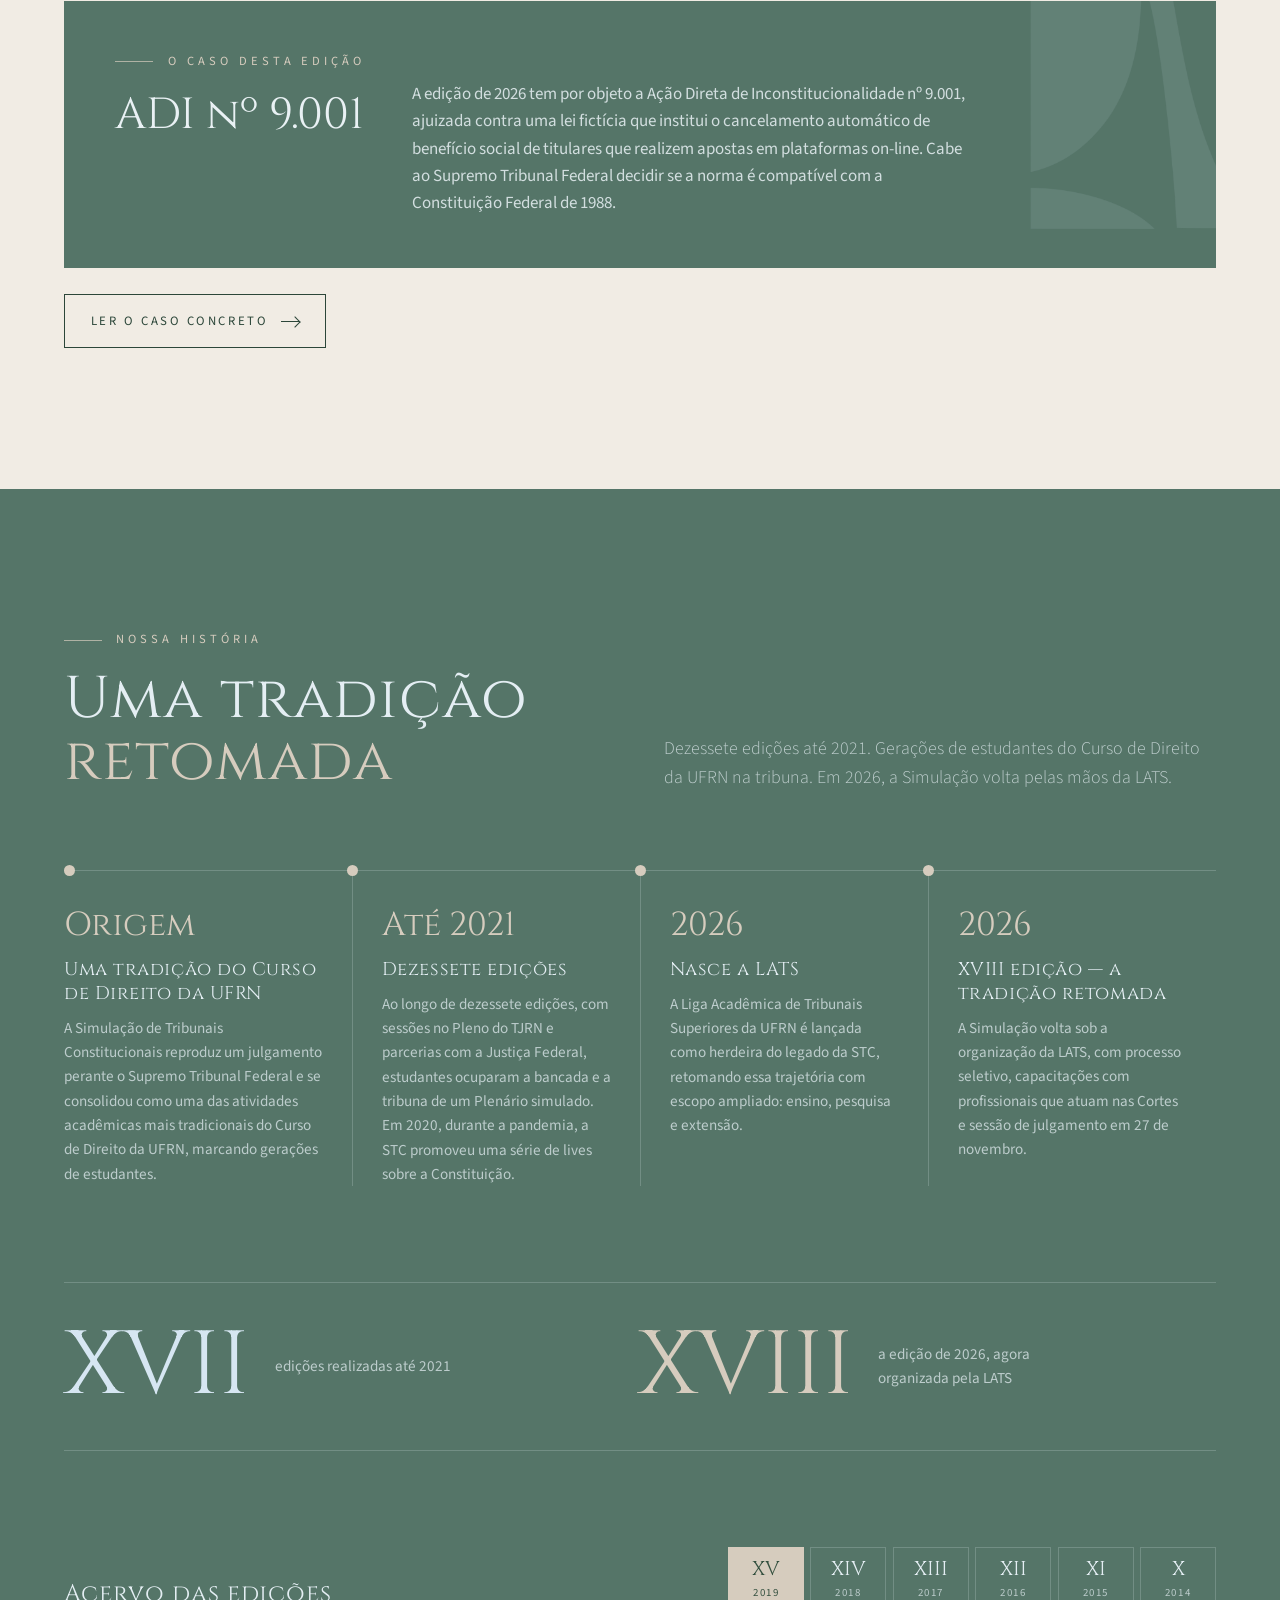
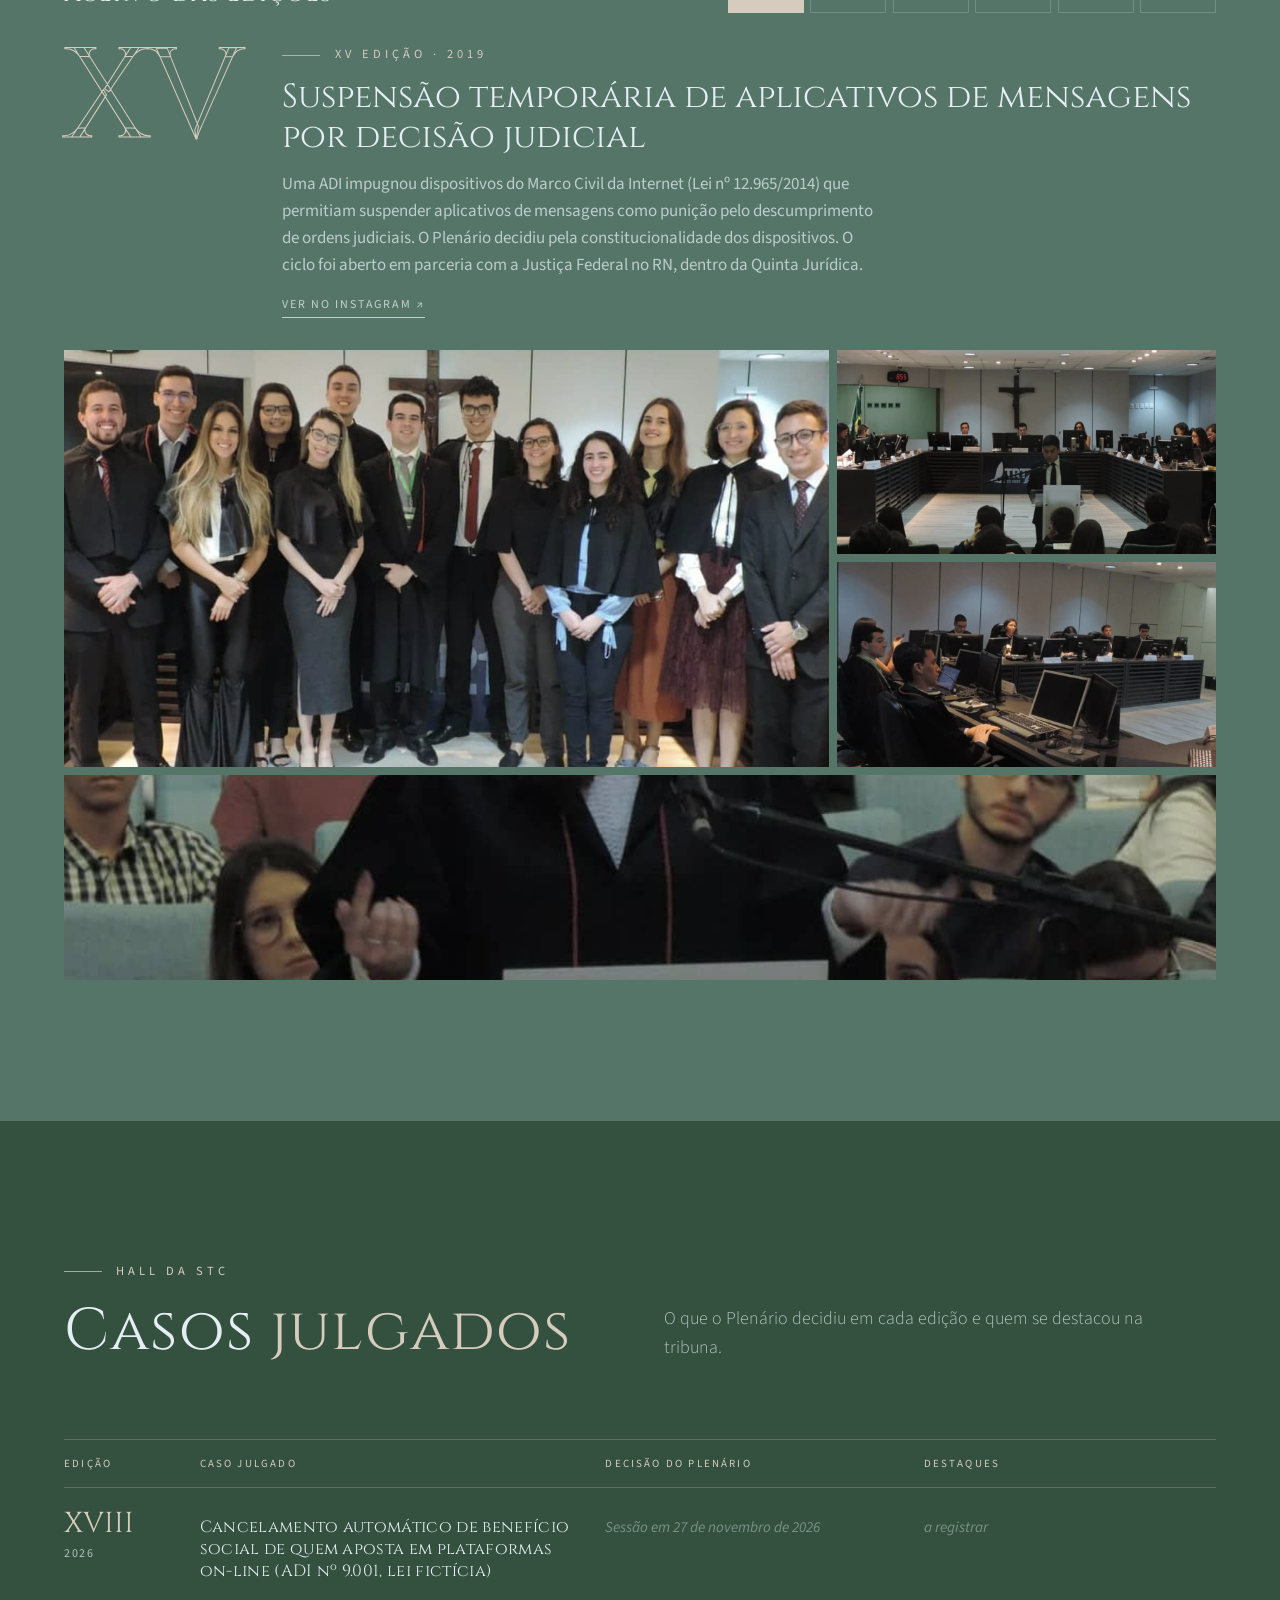
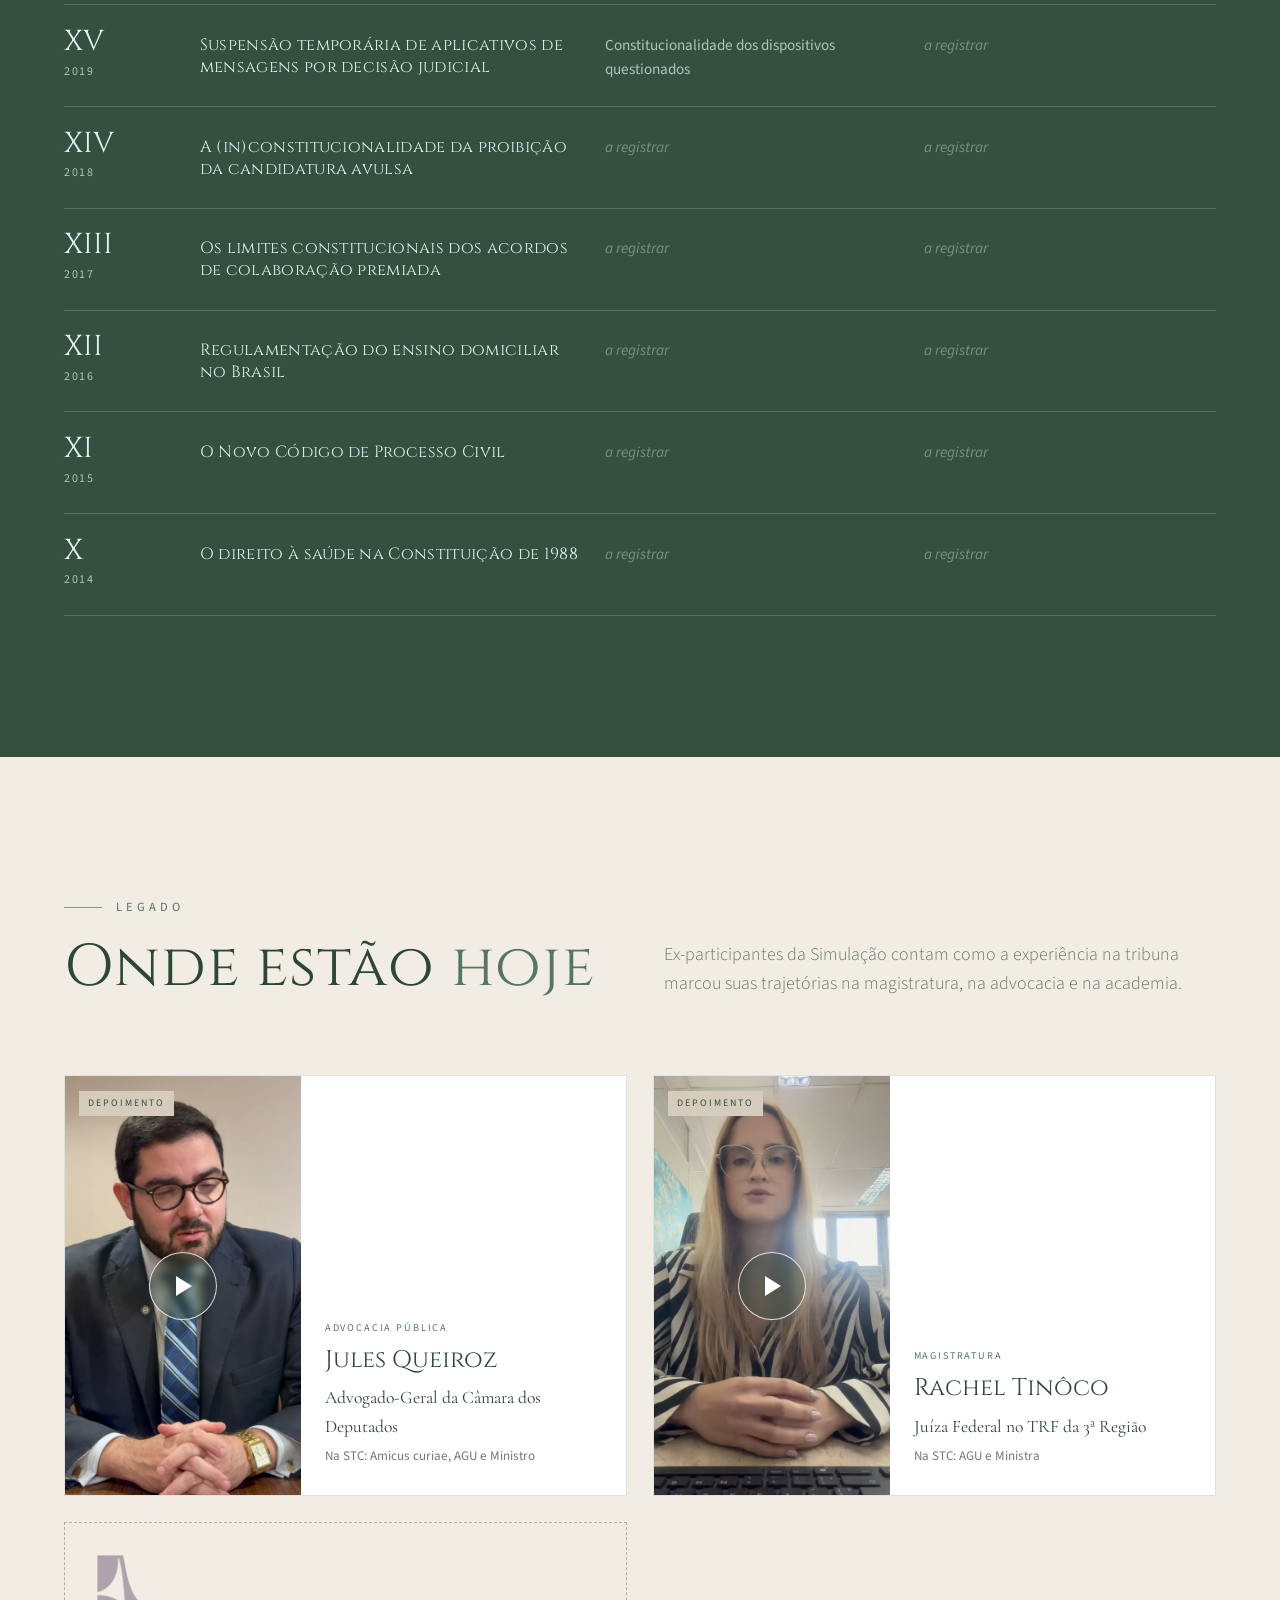
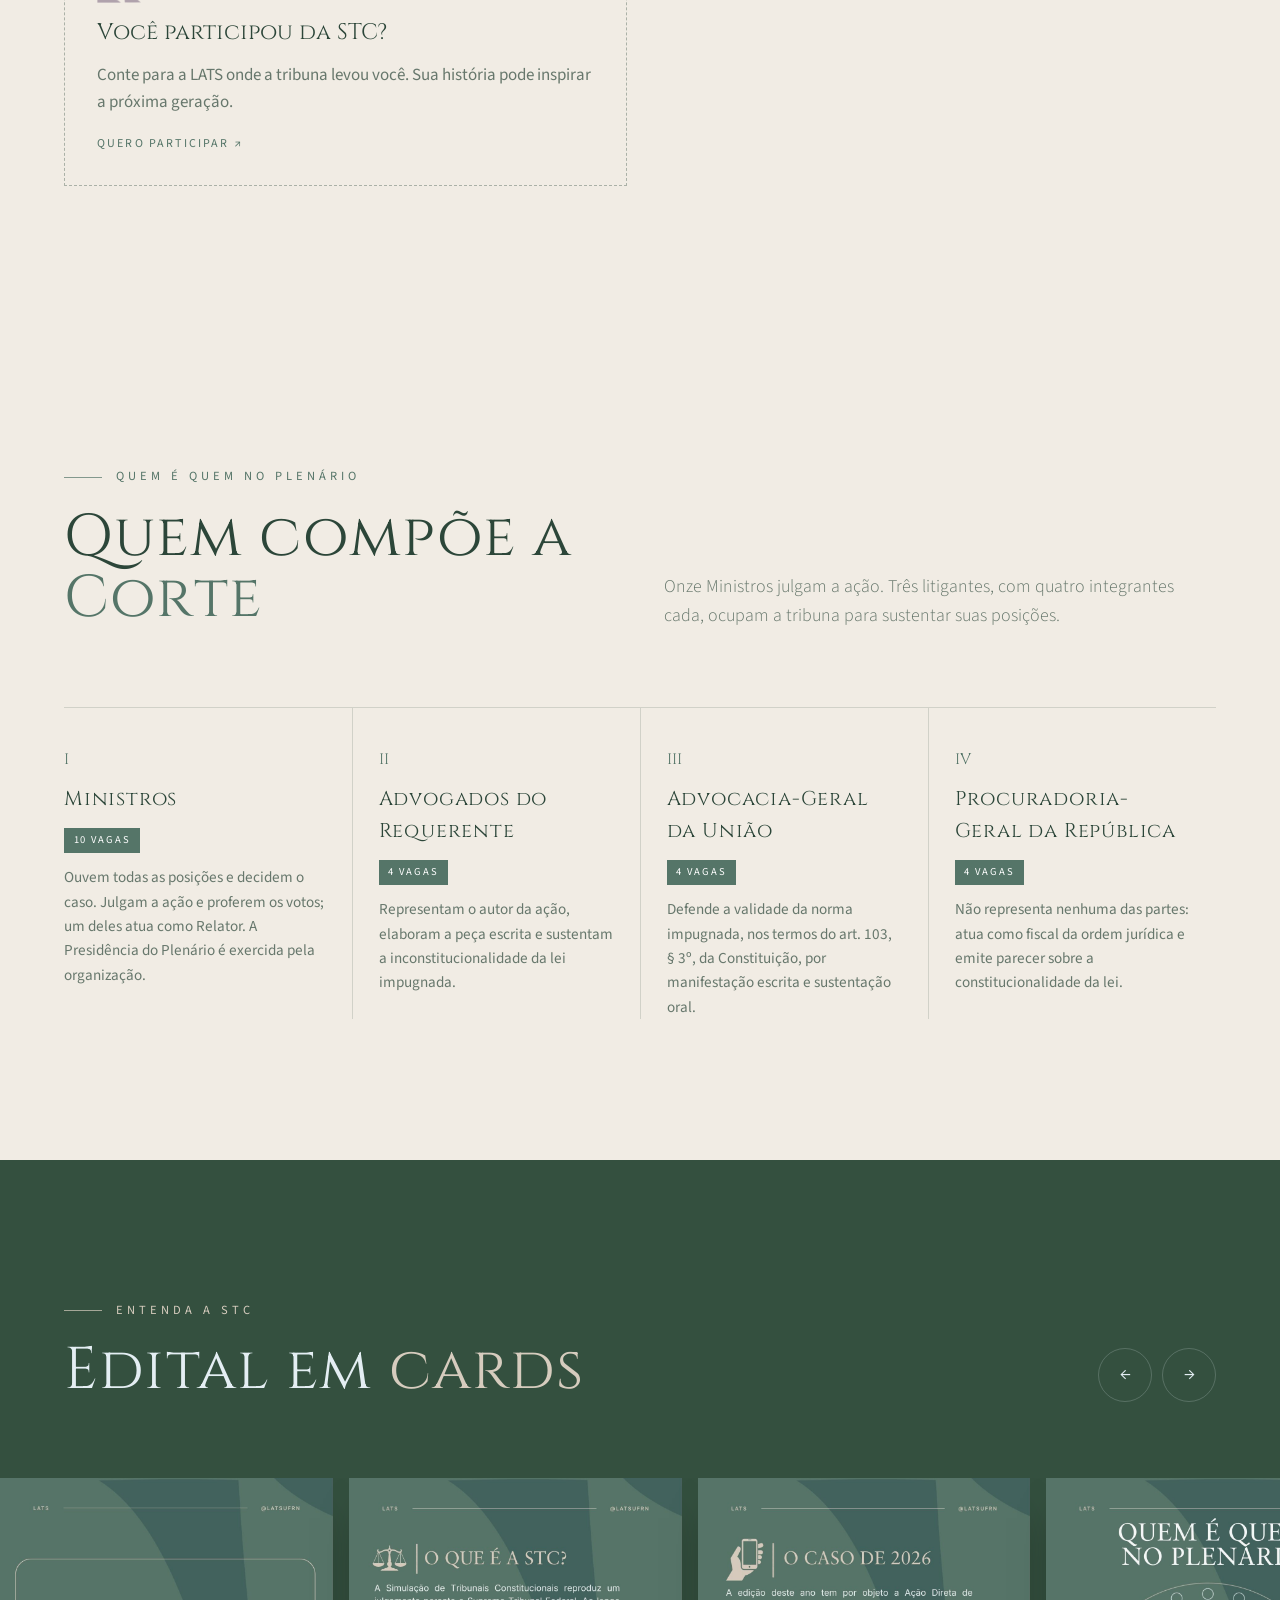
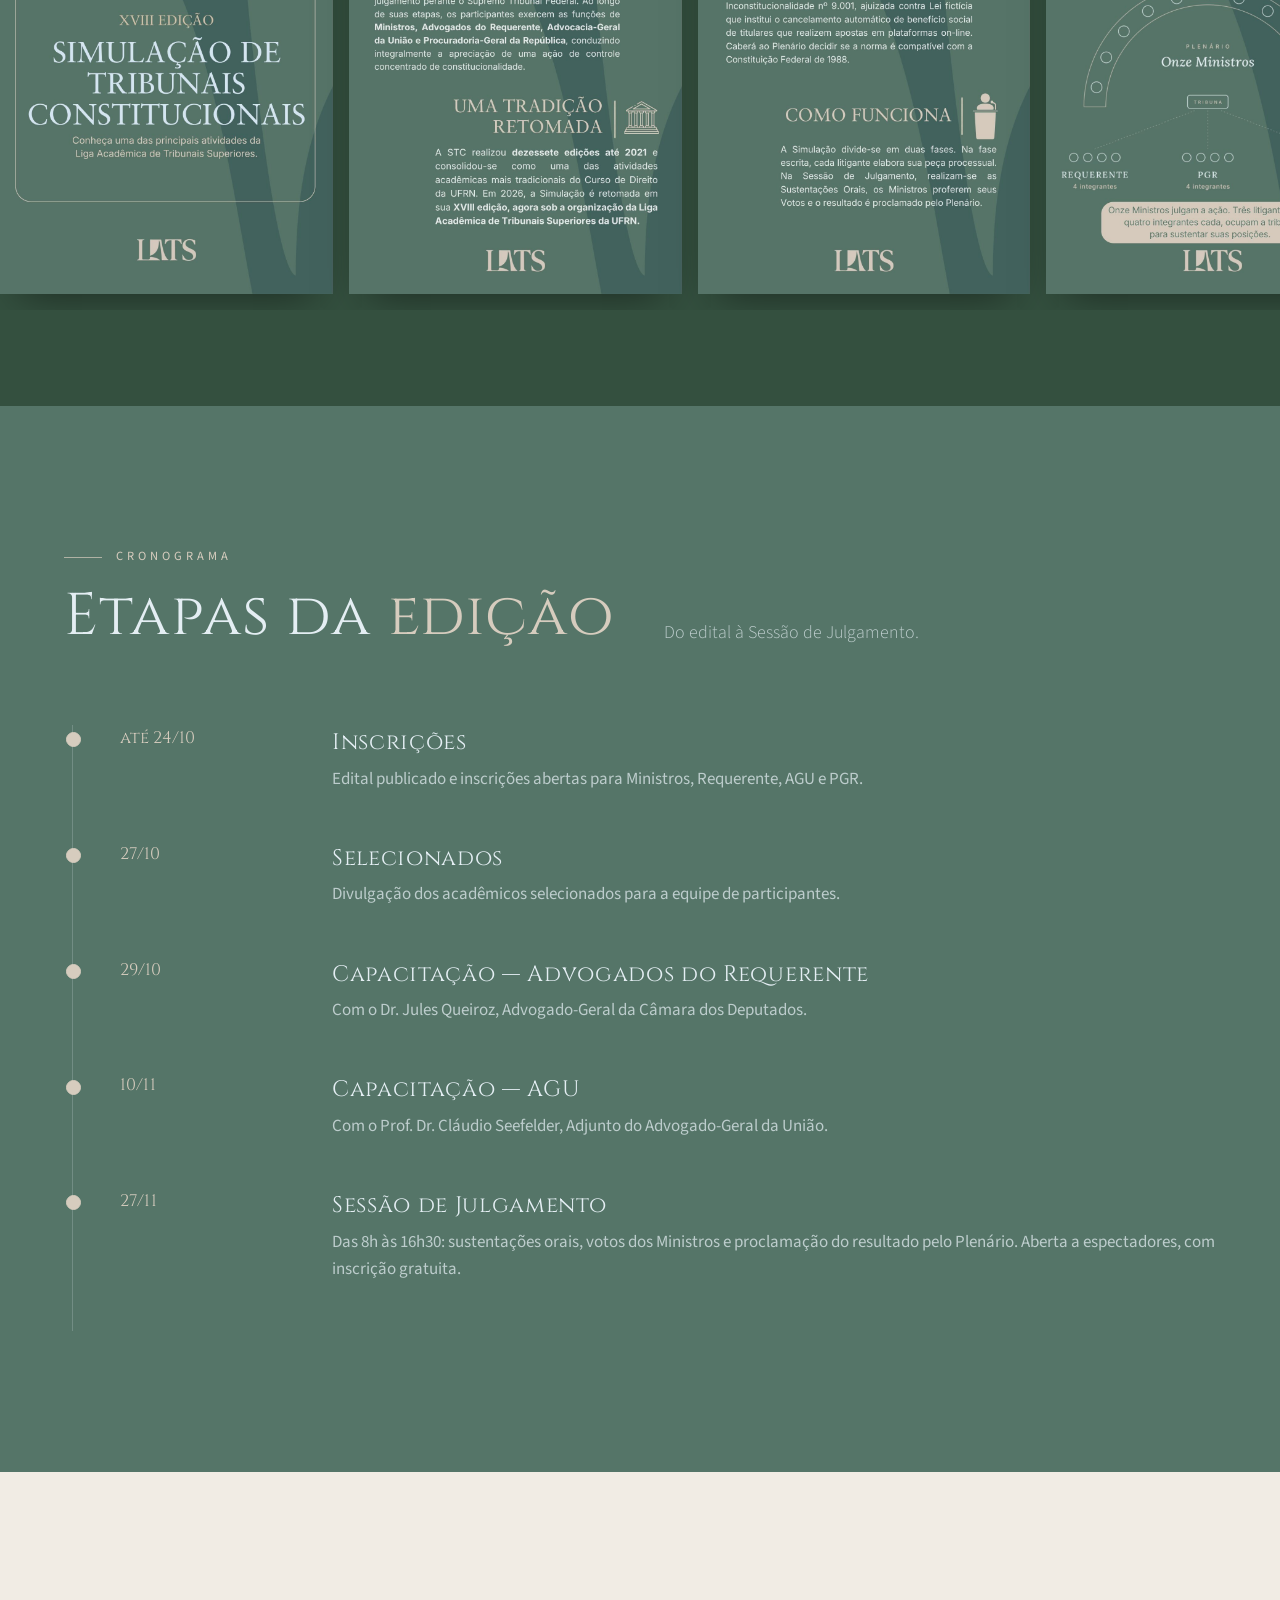
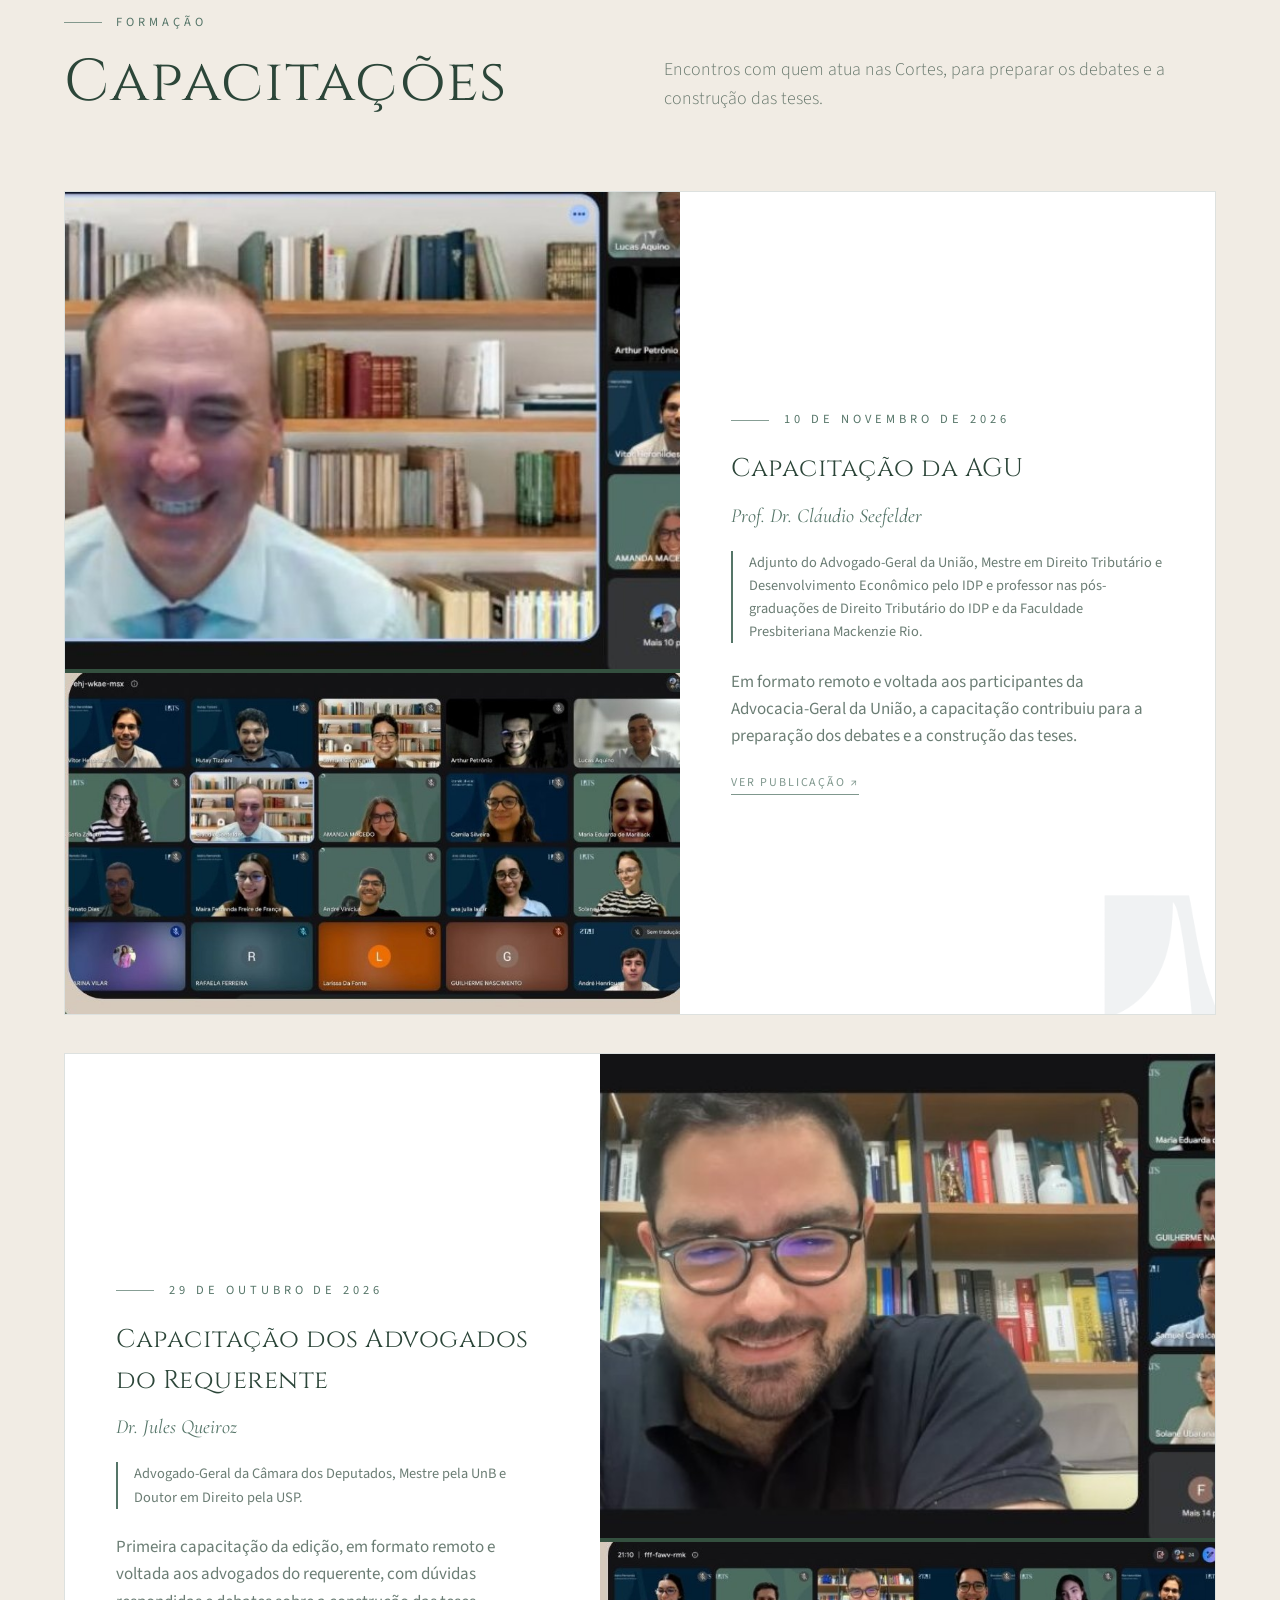
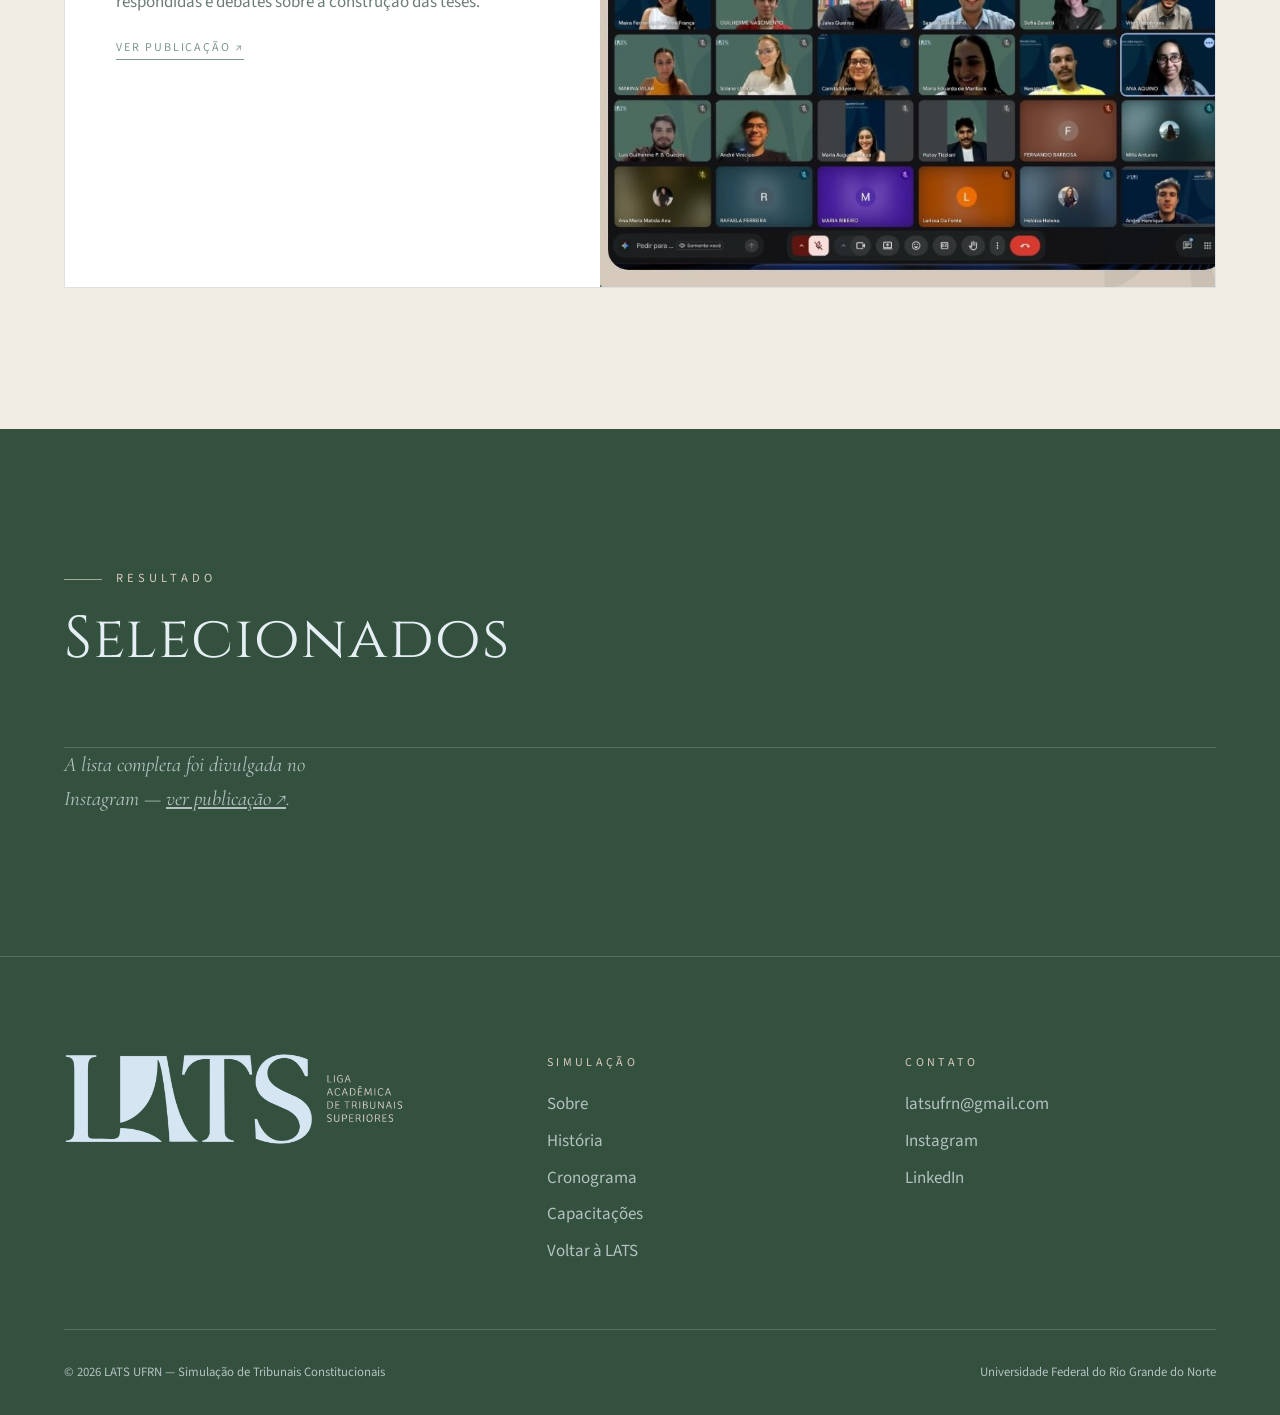
<file: site/stc.html>
<!DOCTYPE html>
<html lang="pt-BR">
<head>
<meta charset="UTF-8">
<meta name="viewport" content="width=device-width, initial-scale=1">
<title>Simulação de Tribunais Constitucionais · LATS UFRN</title>
<meta name="description" content="Simulação de Tribunais Constitucionais (STC) — evento de extensão da Liga Acadêmica de Tribunais Superiores da UFRN.">
<link rel="canonical" href="https://latsufrn.com.br/stc.html">
<meta name="robots" content="index, follow, max-image-preview:large">
<meta property="og:type" content="website">
<meta property="og:locale" content="pt_BR">
<meta property="og:site_name" content="LATS UFRN">
<meta property="og:title" content="Simulação de Tribunais Constitucionais · LATS UFRN">
<meta property="og:description" content="Simulação de Tribunais Constitucionais (STC) — evento de extensão da Liga Acadêmica de Tribunais Superiores da UFRN.">
<meta property="og:url" content="https://latsufrn.com.br/stc.html">
<meta property="og:image" content="https://latsufrn.com.br/assets/img/og-stc.jpg">
<meta property="og:image:width" content="1200">
<meta property="og:image:height" content="630">
<meta name="twitter:card" content="summary_large_image">
<link rel="preconnect" href="https://fonts.googleapis.com"><link rel="preconnect" href="https://fonts.gstatic.com" crossorigin>
<link href="https://fonts.googleapis.com/css2?family=Cinzel:wght@400;500&family=Cormorant+Garamond:ital,wght@0,300;0,400;0,500;1,400&family=Source+Sans+3:wght@300;400;600&display=swap" rel="stylesheet">
<link rel="icon" href="/favicon.ico?v=2" sizes="any">
<link rel="icon" type="image/png" sizes="48x48" href="assets/img/icones/icone-48.png?v=2">
<link rel="icon" type="image/png" sizes="192x192" href="assets/img/icones/icone-192.png?v=2">
<link rel="apple-touch-icon" href="assets/img/icones/apple-touch-icon.png">
<link rel="manifest" href="/site.webmanifest">
<meta name="theme-color" content="#072A3E">
<link rel="stylesheet" href="assets/css/style.css?v=20261126">
<script type="application/ld+json">
{
 "@context": "https://schema.org",
 "@type": "Event",
 "name": "XVIII Simulação de Tribunais Constitucionais",
 "description": "Simulação de um julgamento perante o STF organizada pela Liga Acadêmica de Tribunais Superiores da UFRN.",
 "startDate": "2026-11-27T08:00:00-03:00",
 "endDate": "2026-11-27T16:30:00-03:00",
 "isAccessibleForFree": true,
 "eventStatus": "https://schema.org/EventScheduled",
 "eventAttendanceMode": "https://schema.org/OfflineEventAttendanceMode",
 "location": {
  "@type": "Place",
  "name": "Natal, RN",
  "address": {
   "@type": "PostalAddress",
   "addressLocality": "Natal",
   "addressRegion": "RN",
   "addressCountry": "BR"
  }
 },
 "image": [
  "https://latsufrn.com.br/assets/img/og-stc.jpg"
 ],
 "organizer": {
  "@type": "Organization",
  "name": "Liga Acadêmica de Tribunais Superiores da UFRN",
  "url": "https://latsufrn.com.br/"
 }
}
</script>
</head>
<body class="theme-stc">

<header class="header always">
  <a href="index.html" class="brand" aria-label="LATS — início"><img src="assets/img/logo-h.png" alt="LATS"></a>
  <div class="header-right">
    <div class="header-social" data-social></div>
    <button class="menu-btn" aria-label="Abrir menu" aria-expanded="false"><span></span><span></span><span></span></button>
  </div>
</header>

<div class="overlay" aria-label="Menu">
  <nav>
    <a href="#sobre-stc"><small>01</small>A Simulação</a>
    <a href="#historia"><small>02</small>Nossa história</a>
    <a href="#hall"><small>03</small>Hall da STC</a>
    <a href="#entrevistas"><small>04</small>Onde estão hoje</a>
    <a href="#funcoes"><small>05</small>Funções</a>
    <a href="#cronograma"><small>06</small>Cronograma</a>
    <a href="#capacitacoes"><small>07</small>Capacitações</a>
    <a href="#selecionados"><small>08</small>Selecionados</a>
    <a href="index.html"><small>←</small>Voltar à Liga</a>
  </nav>
  <aside>
    <img src="assets/img/logo-stack.png" alt="">
    <div><p class="eyebrow">Contato</p><a data-href="email" data-text="email" href="#"></a></div>
    <div><p class="eyebrow">Redes</p><div class="header-social" data-social style="display:flex"></div></div>
  </aside>
</div>

<section class="hero stc-hero" id="topo">
  <canvas data-waves="214,204,190" aria-hidden="true"></canvas>
  <a href="index.html" class="back">← LATS</a>
  <div class="hero-inner">
    <span class="ed"><span data-stc="edicao">XVIII</span> EDIÇÃO · <span data-stc="dataSessao"></span></span>
    <h1>Simulação de<br>Tribunais Constitucionais<span>LATS · UFRN</span></h1>
    <p class="lead" data-stc="chamada"></p>
    <div class="actions">
      <a class="btn btn-solid" data-stc-link="inscricaoLink" href="https://docs.google.com/forms/d/e/1FAIpQLSdW8jYBSOS1wLX2O4W4kQYN_cCpc1gIT7dZOMOo6Y58jpTHCQ/viewform">Inscreva-se para assistir <span class="arrow"></span></a>
      <a class="btn" data-stc-link="editalLink" href="#">Edital &amp; regulamento <span class="arrow"></span></a>
    </div>
  </div>
  <a href="#sobre-stc" class="scroll-cue">Role<i></i></a>
</section>

<!-- O QUE É -->
<section class="section light" id="sobre-stc">
  <div class="container">
    <div class="about-grid">
      <div class="about-symbol reveal"><img src="assets/img/simbolo-sage.png" alt=""></div>
      <div class="about-text reveal">
        <span class="eyebrow">O que é a STC?</span>
        <h2 class="h-display">Da sala de aula à <em>tribuna</em>.</h2>
        <p>A Simulação de Tribunais Constitucionais reproduz um julgamento perante o Supremo Tribunal Federal. Ao longo de suas etapas, os participantes exercem as funções de Ministros, Advogados do Requerente, Advocacia-Geral da União e Procuradoria-Geral da República, conduzindo integralmente a apreciação de uma ação de controle concentrado de constitucionalidade.</p>
        <p id="funcionamento"></p>
      </div>
    </div>
    <div class="caso reveal" id="caso"></div>
    <p class="reveal" style="margin-top:1.6rem"><a class="btn" data-stc-link="casoLink" href="#">Ler o caso concreto <span class="arrow"></span></a></p>
  </div>
</section>

<!-- HISTÓRIA -->
<section class="section historia" id="historia">
  <div class="container">
    <div class="section-head">
      <div><span class="eyebrow reveal">Nossa história</span><h2 class="h-display reveal">Uma tradição <em>retomada</em></h2></div>
      <p class="lead reveal">Dezessete edições até 2021. Gerações de estudantes do Curso de Direito da UFRN na tribuna. Em 2026, a Simulação volta pelas mãos da LATS.</p>
    </div>
    <div class="h-timeline" id="historia-tl"></div>
    <div class="big-number reveal"><b>XVII</b><span>edições realizadas até 2021</span><b>XVIII</b><span>a edição de 2026, agora organizada pela LATS</span></div>
    <div class="arquivo">
      <div class="arquivo-head reveal"><h3 class="sub-title">Acervo das edições</h3><div class="ed-tabs" id="ed-tabs" role="tablist"></div></div>
      <div class="ed-panel" id="ed-panel"></div>
    </div>
  </div>
</section>

<!-- HALL DA STC -->
<section class="section deep" id="hall">
  <div class="container">
    <div class="section-head">
      <div><span class="eyebrow reveal">Hall da STC</span><h2 class="h-display reveal">Casos <em>julgados</em></h2></div>
      <p class="lead reveal">O que o Plenário decidiu em cada edição e quem se destacou na tribuna.</p>
    </div>
    <div class="hall" id="hall-tabela"></div>
  </div>
</section>

<!-- ENTREVISTAS -->
<section class="section light" id="entrevistas">
  <div class="container">
    <div class="section-head">
      <div><span class="eyebrow reveal">Legado</span><h2 class="h-display reveal">Onde estão <em>hoje</em></h2></div>
      <p class="lead reveal">Ex-participantes da Simulação contam como a experiência na tribuna marcou suas trajetórias na magistratura, na advocacia e na academia.</p>
    </div>
    <div class="entrevistas" id="entrevistas-lista"></div>
  </div>
</section>

<!-- FUNÇÕES -->
<section class="section light" id="funcoes">
  <div class="container">
    <div class="section-head">
      <div><span class="eyebrow reveal">Quem é quem no Plenário</span><h2 class="h-display reveal">Quem compõe a <em>Corte</em></h2></div>
      <p class="lead reveal">Onze Ministros julgam a ação. Três litigantes, com quatro integrantes cada, ocupam a tribuna para sustentar suas posições.</p>
    </div>
    <div class="roles" id="roles"></div>
  </div>
</section>

<!-- CARDS DO EDITAL -->
<section class="section deep cards-section">
  <div class="container">
    <div class="section-head">
      <div><span class="eyebrow reveal">Entenda a STC</span><h2 class="h-display reveal">Edital em <em>cards</em></h2></div>
      <div class="cards-nav reveal"><button data-scroll="-1" data-target="#cards" aria-label="Anterior">←</button><button data-scroll="1" data-target="#cards" aria-label="Próximo">→</button></div>
    </div>
  </div>
  <div class="cards-track" id="cards"></div>
</section>

<!-- CRONOGRAMA -->
<section class="section" id="cronograma">
  <div class="container">
    <div class="section-head">
      <div><span class="eyebrow reveal">Cronograma</span><h2 class="h-display reveal">Etapas da <em>edição</em></h2></div>
      <p class="lead reveal">Do edital à Sessão de Julgamento.</p>
    </div>
    <div class="timeline" id="timeline"></div>
  </div>
</section>

<!-- CAPACITAÇÕES -->
<section class="section light" id="capacitacoes">
  <div class="container">
    <div class="section-head">
      <div><span class="eyebrow reveal">Formação</span><h2 class="h-display reveal">Capacitações</h2></div>
      <p class="lead reveal">Encontros com quem atua nas Cortes, para preparar os debates e a construção das teses.</p>
    </div>
    <div class="cap-list" id="caps"></div>
  </div>
</section>

<!-- SELECIONADOS -->
<section class="section deep" id="selecionados">
  <div class="container">
    <div class="section-head">
      <div><span class="eyebrow reveal">Resultado</span><h2 class="h-display reveal">Selecionados</h2></div>
    </div>
    <div class="selected" id="selected"></div>
  </div>
</section>

<section class="section">
  <div class="container"><div class="gallery" id="gallery"></div></div>
</section>

<footer class="footer">
  <div class="container">
    <div class="footer-top">
      <div><img src="assets/img/logo-side.png" alt="LATS — Liga Acadêmica de Tribunais Superiores"></div>
      <div><h5>Simulação</h5><ul><li><a href="#sobre-stc">Sobre</a></li><li><a href="#historia">História</a></li><li><a href="#cronograma">Cronograma</a></li><li><a href="#capacitacoes">Capacitações</a></li><li><a href="index.html">Voltar à LATS</a></li></ul></div>
      <div><h5>Contato</h5><ul><li><a data-href="email" data-text="email" href="#"></a></li><li><a data-href="instagram" href="#" target="_blank" rel="noopener">Instagram</a></li><li><a data-href="linkedin" href="#" target="_blank" rel="noopener">LinkedIn</a></li></ul></div>
    </div>
    <div class="footer-bottom"><span>© <span id="year"></span> LATS UFRN — Simulação de Tribunais Constitucionais</span><span>Universidade Federal do Rio Grande do Norte</span></div>
  </div>
</footer>

<script src="assets/js/content.js?v=20261126"></script>
<script src="assets/js/main.js?v=20261126"></script>
</body>
</html>
</file>
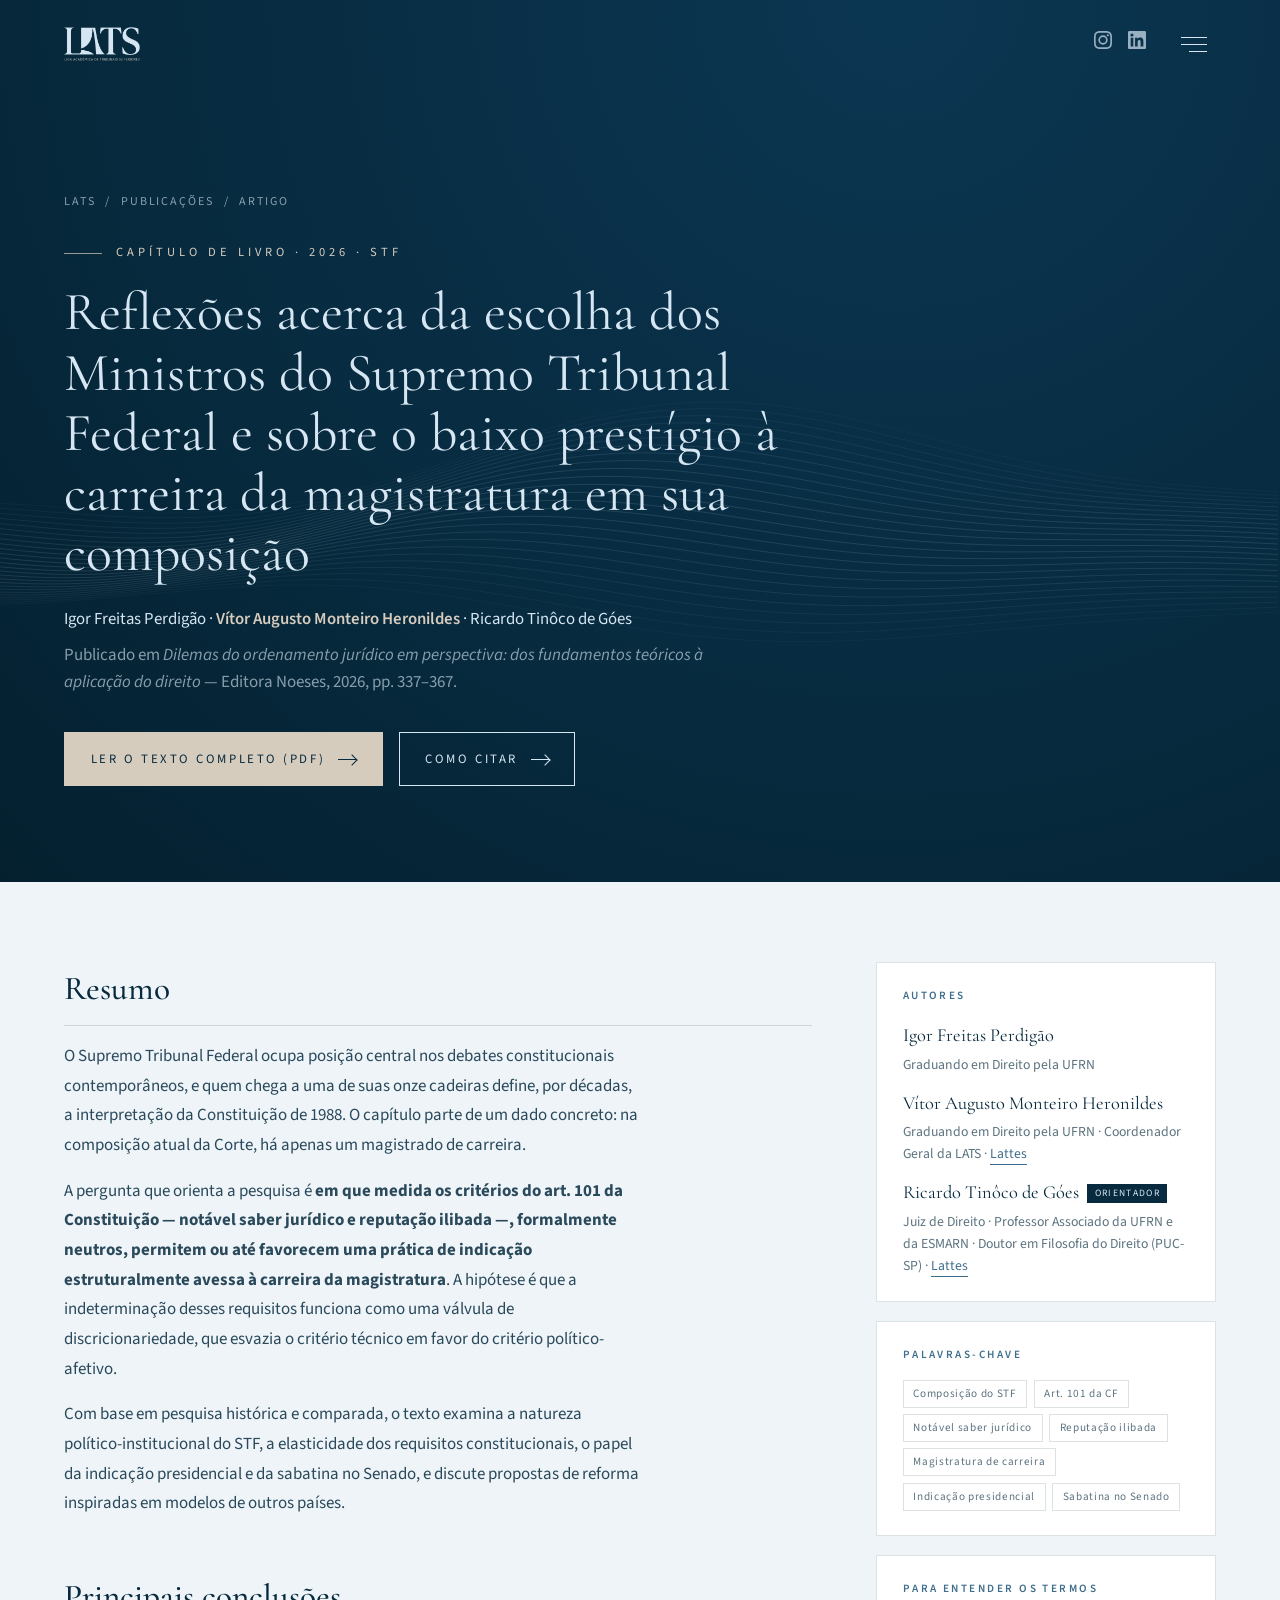
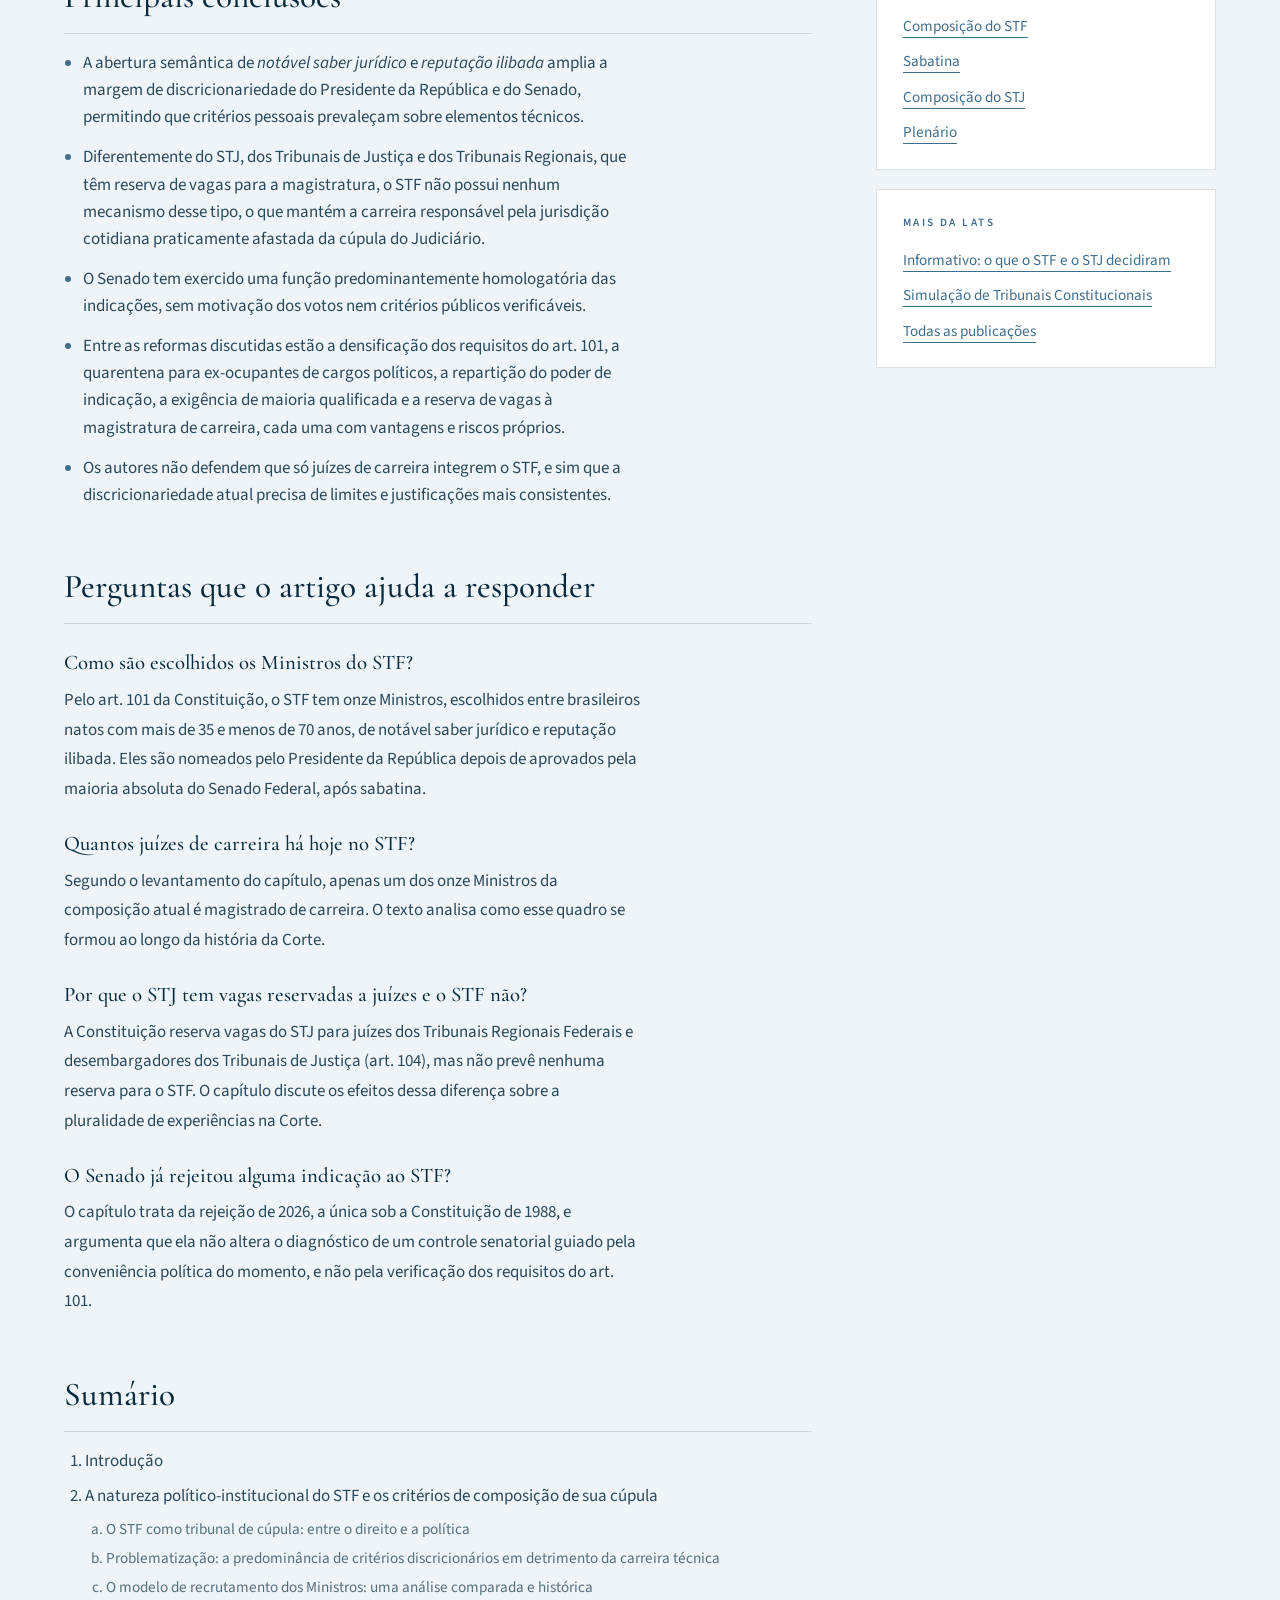
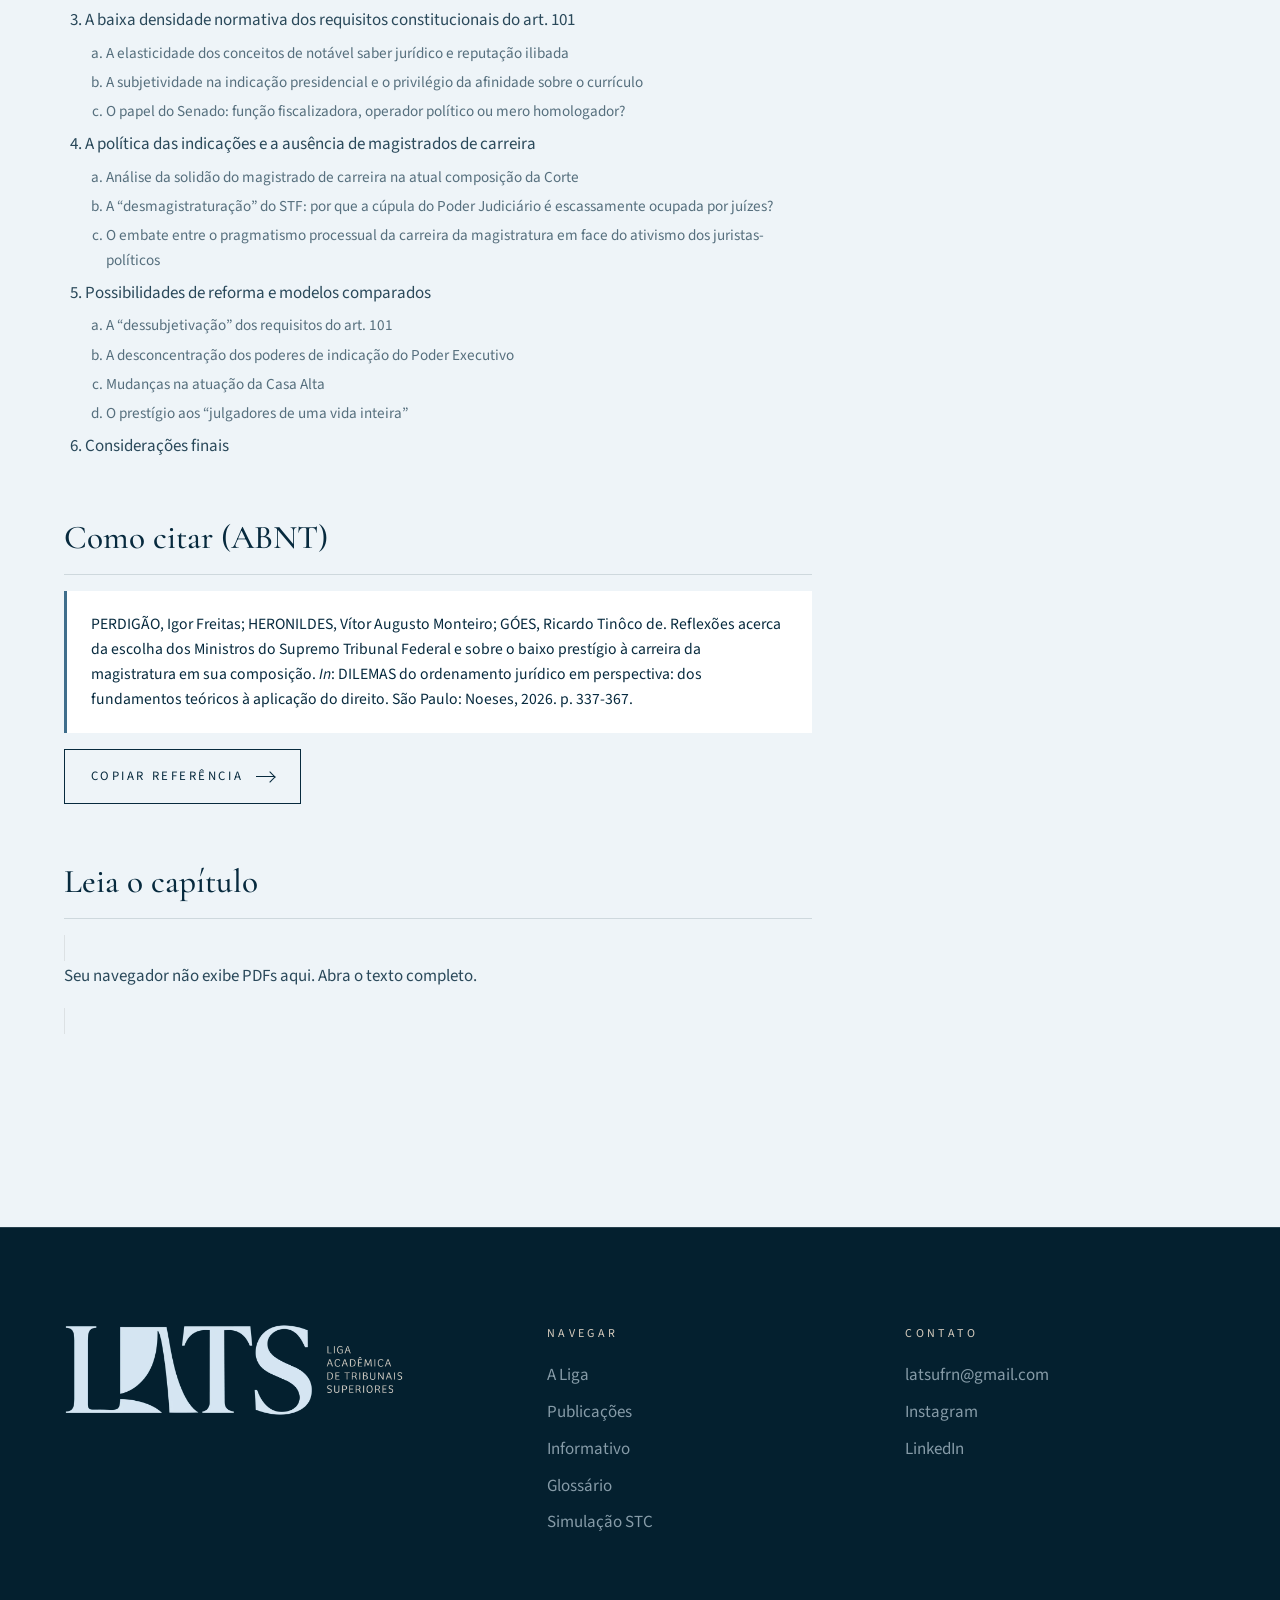
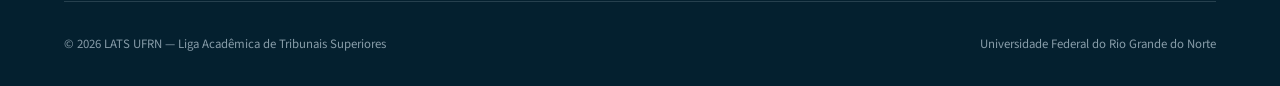
<file: site/artigos/escolha-ministros-stf-magistratura.html>
<!DOCTYPE html>
<html lang="pt-BR">
<head>
<meta charset="UTF-8">
<meta name="viewport" content="width=device-width, initial-scale=1">
<title>Escolha dos Ministros do STF e a magistratura de carreira · Artigo · LATS UFRN</title>
<meta name="description" content="Como são escolhidos os Ministros do STF e por que há tão poucos juízes de carreira na Corte? Capítulo analisa o art. 101 da Constituição, a sabatina no Senado e propostas de reforma. Texto completo em PDF.">
<link rel="canonical" href="https://latsufrn.com.br/artigos/escolha-ministros-stf-magistratura.html">
<meta name="robots" content="index, follow, max-image-preview:large, max-snippet:-1">
<meta name="author" content="Igor Freitas Perdigão; Vítor Augusto Monteiro Heronildes; Ricardo Tinôco de Góes">
<meta name="keywords" content="escolha dos Ministros do STF, composição do STF, art. 101 da Constituição, notável saber jurídico, reputação ilibada, magistratura de carreira, sabatina no Senado, indicação presidencial">

<!-- Google Acadêmico (Highwire Press) -->
<meta name="citation_title" content="Reflexões acerca da escolha dos Ministros do Supremo Tribunal Federal e sobre o baixo prestígio à carreira da magistratura em sua composição">
<meta name="citation_author" content="Perdigão, Igor Freitas">
<meta name="citation_author_institution" content="Universidade Federal do Rio Grande do Norte">
<meta name="citation_author" content="Heronildes, Vítor Augusto Monteiro">
<meta name="citation_author_institution" content="Universidade Federal do Rio Grande do Norte">
<meta name="citation_author" content="Góes, Ricardo Tinôco de">
<meta name="citation_author_institution" content="Universidade Federal do Rio Grande do Norte">
<meta name="citation_publication_date" content="2026">
<meta name="citation_inbook_title" content="Dilemas do ordenamento jurídico em perspectiva: dos fundamentos teóricos à aplicação do direito">
<meta name="citation_publisher" content="Noeses">
<meta name="citation_firstpage" content="337">
<meta name="citation_lastpage" content="367">
<meta name="citation_language" content="pt">
<meta name="citation_keywords" content="Supremo Tribunal Federal; art. 101 da Constituição; magistratura de carreira; indicação presidencial; sabatina no Senado">
<meta name="citation_pdf_url" content="https://latsufrn.com.br/assets/docs/escolha-ministros-stf-magistratura.pdf">
<meta name="citation_abstract_html_url" content="https://latsufrn.com.br/artigos/escolha-ministros-stf-magistratura.html">

<!-- Compartilhamento -->
<meta property="og:type" content="article">
<meta property="og:locale" content="pt_BR">
<meta property="og:site_name" content="LATS UFRN">
<meta property="og:title" content="Escolha dos Ministros do STF e a magistratura de carreira">
<meta property="og:description" content="Capítulo analisa como os requisitos do art. 101 da Constituição afastam juízes de carreira do STF e discute propostas de reforma.">
<meta property="og:url" content="https://latsufrn.com.br/artigos/escolha-ministros-stf-magistratura.html">
<meta property="og:image" content="https://latsufrn.com.br/assets/img/og-artigo-ministros-stf.jpg">
<meta property="og:image:width" content="1200">
<meta property="og:image:height" content="630">
<meta property="article:published_time" content="2026">
<meta property="article:section" content="Artigos">
<meta name="twitter:card" content="summary_large_image">
<link rel="preconnect" href="https://fonts.googleapis.com"><link rel="preconnect" href="https://fonts.gstatic.com" crossorigin>
<link href="https://fonts.googleapis.com/css2?family=Cinzel:wght@400;500&family=Cormorant+Garamond:ital,wght@0,300;0,400;0,500;1,400&family=Source+Sans+3:wght@300;400;600&display=swap" rel="stylesheet">
<link rel="icon" href="/favicon.ico?v=2" sizes="any">
<link rel="icon" type="image/png" sizes="48x48" href="../assets/img/icones/icone-48.png?v=2">
<link rel="icon" type="image/png" sizes="192x192" href="../assets/img/icones/icone-192.png?v=2">
<link rel="apple-touch-icon" href="../assets/img/icones/apple-touch-icon.png">
<link rel="manifest" href="/site.webmanifest">
<meta name="theme-color" content="#072A3E">
<link rel="stylesheet" href="../assets/css/style.css?v=20261126">
<script type="application/ld+json">
{
 "@context": "https://schema.org",
 "@graph": [
  {
   "@type": "Chapter",
   "@id": "https://latsufrn.com.br/artigos/escolha-ministros-stf-magistratura.html#capitulo",
   "name": "Reflexões acerca da escolha dos Ministros do Supremo Tribunal Federal e sobre o baixo prestígio à carreira da magistratura em sua composição",
   "headline": "Escolha dos Ministros do STF e a magistratura de carreira",
   "url": "https://latsufrn.com.br/artigos/escolha-ministros-stf-magistratura.html",
   "inLanguage": "pt-BR",
   "datePublished": "2026",
   "pageStart": "337",
   "pageEnd": "367",
   "image": "https://latsufrn.com.br/assets/img/og-artigo-ministros-stf.jpg",
   "keywords": ["escolha dos Ministros do STF", "art. 101 da Constituição", "notável saber jurídico", "reputação ilibada", "magistratura de carreira", "sabatina no Senado"],
   "about": [{"@type": "Organization", "name": "Supremo Tribunal Federal", "sameAs": "https://portal.stf.jus.br/"}],
   "abstract": "Até que ponto os requisitos do art. 101 da Constituição — notável saber jurídico e reputação ilibada — abrem espaço para indicações que deixam de fora a magistratura de carreira? O capítulo analisa a composição histórica do STF, o papel do Senado e a presença de um único juiz de carreira na Corte atual, e discute propostas de reforma à luz de modelos estrangeiros.",
   "author": [
    {"@type": "Person", "name": "Igor Freitas Perdigão", "affiliation": {"@type": "CollegeOrUniversity", "name": "Universidade Federal do Rio Grande do Norte"}},
    {"@type": "Person", "name": "Vítor Augusto Monteiro Heronildes", "jobTitle": "Coordenador Geral da LATS UFRN", "sameAs": "http://lattes.cnpq.br/8272642026958562", "affiliation": {"@type": "Organization", "name": "Liga Acadêmica de Tribunais Superiores da UFRN", "url": "https://latsufrn.com.br/"}},
    {"@type": "Person", "name": "Ricardo Tinôco de Góes", "jobTitle": "Professor Associado da UFRN e Juiz de Direito", "sameAs": "http://lattes.cnpq.br/7090788895861365", "affiliation": {"@type": "CollegeOrUniversity", "name": "Universidade Federal do Rio Grande do Norte"}}
   ],
   "isPartOf": {"@type": "Book", "name": "Dilemas do ordenamento jurídico em perspectiva: dos fundamentos teóricos à aplicação do direito", "publisher": {"@type": "Organization", "name": "Editora Noeses"}},
   "encoding": {"@type": "MediaObject", "encodingFormat": "application/pdf", "contentUrl": "https://latsufrn.com.br/assets/docs/escolha-ministros-stf-magistratura.pdf"},
   "publisher": {"@type": "Organization", "name": "Liga Acadêmica de Tribunais Superiores da UFRN", "url": "https://latsufrn.com.br/"}
  },
  {
   "@type": "BreadcrumbList",
   "itemListElement": [
    {"@type": "ListItem", "position": 1, "name": "LATS UFRN", "item": "https://latsufrn.com.br/"},
    {"@type": "ListItem", "position": 2, "name": "Publicações", "item": "https://latsufrn.com.br/#publicacoes"},
    {"@type": "ListItem", "position": 3, "name": "Escolha dos Ministros do STF e a magistratura de carreira"}
   ]
  }
 ]
}
</script>
</head>
<body class="theme-liga">

<header class="header always">
  <a href="../index.html" class="brand" aria-label="LATS — início"><img src="../assets/img/logo-h.png" alt="LATS"></a>
  <div class="header-right">
    <div class="header-social" data-social></div>
    <button class="menu-btn" aria-label="Abrir menu" aria-expanded="false"><span></span><span></span><span></span></button>
  </div>
</header>

<div class="overlay" aria-label="Menu">
  <nav>
    <a href="../index.html"><small>01</small>A Liga</a>
    <a href="../index.html#publicacoes"><small>02</small>Publicações</a>
    <a href="../informativo.html"><small>03</small>Informativo &amp; pauta</a>
    <a href="../glossario.html"><small>04</small>Glossário</a>
    <a href="../stc.html" class="stc-link"><small>05</small>Simulação STC</a>
  </nav>
  <aside>
    <img src="../assets/img/logo-stack.png" alt="">
    <div><p class="eyebrow">Contato</p><a data-href="email" data-text="email" href="#"></a></div>
    <div><p class="eyebrow">Redes</p><div class="header-social" data-social style="display:flex"></div></div>
  </aside>
</div>

<article class="artigo">
  <header class="page-hero art-hero">
    <canvas data-waves="214,230,242" aria-hidden="true"></canvas>
    <div class="container">
      <nav class="crumbs" aria-label="Você está em"><a href="../index.html">LATS</a> <span>/</span> <a href="../index.html#publicacoes">Publicações</a> <span>/</span> <span>Artigo</span></nav>
      <span class="eyebrow">Capítulo de livro · 2026 · STF</span>
      <h1 class="art-title">Reflexões acerca da escolha dos Ministros do Supremo Tribunal Federal e sobre o baixo prestígio à carreira da magistratura em sua composição</h1>
      <p class="art-authors">Igor Freitas Perdigão · <strong>Vítor Augusto Monteiro Heronildes</strong> · Ricardo Tinôco de Góes</p>
      <p class="art-source">Publicado em <em>Dilemas do ordenamento jurídico em perspectiva: dos fundamentos teóricos à aplicação do direito</em> — Editora Noeses, 2026, pp. 337–367.</p>
      <div class="art-actions">
        <a class="btn btn-solid" href="../assets/docs/escolha-ministros-stf-magistratura.pdf" target="_blank" rel="noopener">Ler o texto completo (PDF) <span class="arrow"></span></a>
        <a class="btn" href="#como-citar">Como citar <span class="arrow"></span></a>
      </div>
    </div>
  </header>

  <div class="section light art-body">
    <div class="container art-grid">
      <div class="art-main">
        <section>
          <h2>Resumo</h2>
          <p>O Supremo Tribunal Federal ocupa posição central nos debates constitucionais contemporâneos, e quem chega a uma de suas onze cadeiras define, por décadas, a interpretação da Constituição de 1988. O capítulo parte de um dado concreto: na composição atual da Corte, há apenas um magistrado de carreira.</p>
          <p>A pergunta que orienta a pesquisa é <strong>em que medida os critérios do art. 101 da Constituição — notável saber jurídico e reputação ilibada —, formalmente neutros, permitem ou até favorecem uma prática de indicação estruturalmente avessa à carreira da magistratura</strong>. A hipótese é que a indeterminação desses requisitos funciona como uma válvula de discricionariedade, que esvazia o critério técnico em favor do critério político-afetivo.</p>
          <p>Com base em pesquisa histórica e comparada, o texto examina a natureza político-institucional do STF, a elasticidade dos requisitos constitucionais, o papel da indicação presidencial e da sabatina no Senado, e discute propostas de reforma inspiradas em modelos de outros países.</p>
        </section>

        <section>
          <h2>Principais conclusões</h2>
          <ul class="art-list">
            <li>A abertura semântica de <em>notável saber jurídico</em> e <em>reputação ilibada</em> amplia a margem de discricionariedade do Presidente da República e do Senado, permitindo que critérios pessoais prevaleçam sobre elementos técnicos.</li>
            <li>Diferentemente do STJ, dos Tribunais de Justiça e dos Tribunais Regionais, que têm reserva de vagas para a magistratura, o STF não possui nenhum mecanismo desse tipo, o que mantém a carreira responsável pela jurisdição cotidiana praticamente afastada da cúpula do Judiciário.</li>
            <li>O Senado tem exercido uma função predominantemente homologatória das indicações, sem motivação dos votos nem critérios públicos verificáveis.</li>
            <li>Entre as reformas discutidas estão a densificação dos requisitos do art. 101, a quarentena para ex-ocupantes de cargos políticos, a repartição do poder de indicação, a exigência de maioria qualificada e a reserva de vagas à magistratura de carreira, cada uma com vantagens e riscos próprios.</li>
            <li>Os autores não defendem que só juízes de carreira integrem o STF, e sim que a discricionariedade atual precisa de limites e justificações mais consistentes.</li>
          </ul>
        </section>

        <section>
          <h2>Perguntas que o artigo ajuda a responder</h2>
          <div class="art-faq">
            <h3>Como são escolhidos os Ministros do STF?</h3>
            <p>Pelo art. 101 da Constituição, o STF tem onze Ministros, escolhidos entre brasileiros natos com mais de 35 e menos de 70 anos, de notável saber jurídico e reputação ilibada. Eles são nomeados pelo Presidente da República depois de aprovados pela maioria absoluta do Senado Federal, após sabatina.</p>
            <h3>Quantos juízes de carreira há hoje no STF?</h3>
            <p>Segundo o levantamento do capítulo, apenas um dos onze Ministros da composição atual é magistrado de carreira. O texto analisa como esse quadro se formou ao longo da história da Corte.</p>
            <h3>Por que o STJ tem vagas reservadas a juízes e o STF não?</h3>
            <p>A Constituição reserva vagas do STJ para juízes dos Tribunais Regionais Federais e desembargadores dos Tribunais de Justiça (art. 104), mas não prevê nenhuma reserva para o STF. O capítulo discute os efeitos dessa diferença sobre a pluralidade de experiências na Corte.</p>
            <h3>O Senado já rejeitou alguma indicação ao STF?</h3>
            <p>O capítulo trata da rejeição de 2026, a única sob a Constituição de 1988, e argumenta que ela não altera o diagnóstico de um controle senatorial guiado pela conveniência política do momento, e não pela verificação dos requisitos do art. 101.</p>
          </div>
        </section>

        <section>
          <h2>Sumário</h2>
          <ol class="art-toc">
            <li>Introdução</li>
            <li>A natureza político-institucional do STF e os critérios de composição de sua cúpula
              <ol><li>O STF como tribunal de cúpula: entre o direito e a política</li><li>Problematização: a predominância de critérios discricionários em detrimento da carreira técnica</li><li>O modelo de recrutamento dos Ministros: uma análise comparada e histórica</li></ol></li>
            <li>A baixa densidade normativa dos requisitos constitucionais do art. 101
              <ol><li>A elasticidade dos conceitos de notável saber jurídico e reputação ilibada</li><li>A subjetividade na indicação presidencial e o privilégio da afinidade sobre o currículo</li><li>O papel do Senado: função fiscalizadora, operador político ou mero homologador?</li></ol></li>
            <li>A política das indicações e a ausência de magistrados de carreira
              <ol><li>Análise da solidão do magistrado de carreira na atual composição da Corte</li><li>A “desmagistraturação” do STF: por que a cúpula do Poder Judiciário é escassamente ocupada por juízes?</li><li>O embate entre o pragmatismo processual da carreira da magistratura em face do ativismo dos juristas-políticos</li></ol></li>
            <li>Possibilidades de reforma e modelos comparados
              <ol><li>A “dessubjetivação” dos requisitos do art. 101</li><li>A desconcentração dos poderes de indicação do Poder Executivo</li><li>Mudanças na atuação da Casa Alta</li><li>O prestígio aos “julgadores de uma vida inteira”</li></ol></li>
            <li>Considerações finais</li>
          </ol>
        </section>

        <section id="como-citar">
          <h2>Como citar (ABNT)</h2>
          <blockquote class="art-cite" id="abnt">PERDIGÃO, Igor Freitas; HERONILDES, Vítor Augusto Monteiro; GÓES, Ricardo Tinôco de. Reflexões acerca da escolha dos Ministros do Supremo Tribunal Federal e sobre o baixo prestígio à carreira da magistratura em sua composição. <i>In</i>: DILEMAS do ordenamento jurídico em perspectiva: dos fundamentos teóricos à aplicação do direito. São Paulo: Noeses, 2026. p. 337-367.</blockquote>
          <button class="btn copy-cite" data-copy="#abnt">Copiar referência <span class="arrow"></span></button>
        </section>

        <section class="art-pdf">
          <h2>Leia o capítulo</h2>
          <object data="../assets/docs/escolha-ministros-stf-magistratura.pdf#view=FitH" type="application/pdf" aria-label="Texto completo do capítulo em PDF">
            <p>Seu navegador não exibe PDFs aqui. <a href="../assets/docs/escolha-ministros-stf-magistratura.pdf" target="_blank" rel="noopener">Abra o texto completo</a>.</p>
          </object>
        </section>
      </div>

      <aside class="art-side">
        <div class="art-box">
          <h2>Autores</h2>
          <dl>
            <dt>Igor Freitas Perdigão</dt><dd>Graduando em Direito pela UFRN</dd>
            <dt>Vítor Augusto Monteiro Heronildes</dt><dd>Graduando em Direito pela UFRN · Coordenador Geral da LATS · <a href="http://lattes.cnpq.br/8272642026958562" target="_blank" rel="noopener">Lattes</a></dd>
            <dt>Ricardo Tinôco de Góes <span class="tag-or">Orientador</span></dt><dd>Juiz de Direito · Professor Associado da UFRN e da ESMARN · Doutor em Filosofia do Direito (PUC-SP) · <a href="http://lattes.cnpq.br/7090788895861365" target="_blank" rel="noopener">Lattes</a></dd>
          </dl>
        </div>
        <div class="art-box">
          <h2>Palavras-chave</h2>
          <div class="pub-tags"><span>Composição do STF</span><span>Art. 101 da CF</span><span>Notável saber jurídico</span><span>Reputação ilibada</span><span>Magistratura de carreira</span><span>Indicação presidencial</span><span>Sabatina no Senado</span></div>
        </div>
        <div class="art-box">
          <h2>Para entender os termos</h2>
          <ul class="art-links">
            <li><a href="../glossario.html#composicao-do-stf">Composição do STF</a></li>
            <li><a href="../glossario.html#sabatina">Sabatina</a></li>
            <li><a href="../glossario.html#composicao-do-stj">Composição do STJ</a></li>
            <li><a href="../glossario.html#plenario">Plenário</a></li>
          </ul>
        </div>
        <div class="art-box">
          <h2>Mais da LATS</h2>
          <ul class="art-links">
            <li><a href="../informativo.html">Informativo: o que o STF e o STJ decidiram</a></li>
            <li><a href="../stc.html">Simulação de Tribunais Constitucionais</a></li>
            <li><a href="../index.html#publicacoes">Todas as publicações</a></li>
          </ul>
        </div>
      </aside>
    </div>
  </div>
</article>

<footer class="footer">
  <div class="container">
    <div class="footer-top">
      <div><img src="../assets/img/logo-side.png" alt="LATS — Liga Acadêmica de Tribunais Superiores"></div>
      <div><h5>Navegar</h5><ul><li><a href="../index.html">A Liga</a></li><li><a href="../index.html#publicacoes">Publicações</a></li><li><a href="../informativo.html">Informativo</a></li><li><a href="../glossario.html">Glossário</a></li><li><a href="../stc.html">Simulação STC</a></li></ul></div>
      <div><h5>Contato</h5><ul><li><a data-href="email" data-text="email" href="#"></a></li><li><a data-href="instagram" href="#" target="_blank" rel="noopener">Instagram</a></li><li><a data-href="linkedin" href="#" target="_blank" rel="noopener">LinkedIn</a></li></ul></div>
    </div>
    <div class="footer-bottom"><span>© <span id="year"></span> LATS UFRN — Liga Acadêmica de Tribunais Superiores</span><span>Universidade Federal do Rio Grande do Norte</span></div>
  </div>
</footer>

<script src="../assets/js/content.js?v=20261126"></script>
<script src="../assets/js/main.js?v=20261126"></script>
<script>
document.querySelectorAll("[data-copy]").forEach(b => b.addEventListener("click", async () => {
  const t = document.querySelector(b.dataset.copy).innerText.trim();
  try { await navigator.clipboard.writeText(t); b.firstChild.textContent = "Referência copiada "; }
  catch (e) { b.firstChild.textContent = "Selecione e copie o texto acima "; }
  setTimeout(() => b.firstChild.textContent = "Copiar referência ", 2500);
}));
</script>
</body>
</html>
</file>
<file: site/assets/css/style.css>
/* =========================================================
   LATS UFRN — Identidade visual
   Liga = azul  |  STC = verde
   ========================================================= */
:root{
  --navy:#072A3E;
  --navy-2:#0B3652;
  --navy-3:#04202F;
  --ice:#D6E6F2;
  --sand:#D6CCBE;
  --sage:#557568;
  --sage-2:#47655A;
  --sage-3:#34503F;
  --paper:#EEF4F8;
  --paper-sand:#F1ECE4;

  /* tema padrão (Liga) */
  --bg:var(--navy);
  --bg-2:var(--navy-2);
  --bg-deep:var(--navy-3);
  --ink:var(--ice);
  --muted:rgba(214,230,242,.62);
  --line:rgba(214,230,242,.16);
  --accent:var(--sand);
  --light-bg:var(--paper);
  --light-ink:var(--navy);
  --light-muted:rgba(7,42,62,.66);
  --light-line:rgba(7,42,62,.14);
  --light-accent:#3F6E8C;

  --serif:"Cormorant Garamond", "Times New Roman", serif;
  --display:"Cormorant Garamond", serif;
  --sans:"Source Sans 3", "Helvetica Neue", Arial, sans-serif;
  --ease:cubic-bezier(.2,.7,.1,1);
}
.theme-stc{
  --bg:var(--sage);
  --bg-2:var(--sage-2);
  --bg-deep:var(--sage-3);
  --ink:#E4EEF3;
  --muted:rgba(228,238,243,.72);
  --line:rgba(228,238,243,.2);
  --accent:var(--sand);
  --light-bg:var(--paper-sand);
  --light-ink:#2C4639;
  --light-muted:rgba(44,70,57,.7);
  --light-line:rgba(44,70,57,.16);
  --light-accent:var(--sage);
  --display:"Cinzel", "Cormorant Garamond", serif;
}

*{box-sizing:border-box;margin:0;padding:0}
html{scroll-behavior:smooth}
body{
  font-family:var(--sans);
  background:var(--bg);
  color:var(--ink);
  font-size:17px;line-height:1.6;
  -webkit-font-smoothing:antialiased;
  overflow-x:hidden;
}
img{max-width:100%;display:block}
a{color:inherit;text-decoration:none}
button{font:inherit;color:inherit;background:none;border:0;cursor:pointer}
::selection{background:var(--sand);color:var(--navy)}

.container{width:min(1200px,90vw);margin-inline:auto}
.eyebrow{
  font-family:var(--sans);font-size:.78rem;letter-spacing:.32em;text-transform:uppercase;
  color:var(--accent);display:flex;align-items:center;gap:.9rem;
}
.eyebrow::before{content:"";width:38px;height:1px;background:currentColor;opacity:.7}
.h-display{
  font-family:var(--display);font-weight:400;line-height:1.05;letter-spacing:-.01em;
  font-size:clamp(2.4rem,5.4vw,4.6rem);
}
.theme-stc .h-display{letter-spacing:.02em;font-size:clamp(2.1rem,4.6vw,3.9rem)}
.h-display em{font-style:italic;color:var(--accent)}
.theme-stc .h-display em{font-style:normal}
.lead{font-size:clamp(1.05rem,1.4vw,1.25rem);color:var(--muted);max-width:60ch;font-weight:300}

/* ---------- Header / Menu ---------- */
.header{
  position:fixed;inset:0 0 auto 0;z-index:50;
  display:flex;justify-content:space-between;align-items:center;
  padding:1.4rem 5vw;transition:background .4s, padding .4s, backdrop-filter .4s;
}
.header.scrolled{background:color-mix(in srgb,var(--bg-deep) 82%,transparent);backdrop-filter:blur(10px);padding:.9rem 5vw}
.header .brand img{height:34px;width:auto;opacity:0;transform:translateY(-6px);transition:.5s var(--ease)}
.header.scrolled .brand img,.header.always .brand img{opacity:1;transform:none}
.header-right{display:flex;align-items:center;gap:1.6rem}
.header-social{display:flex;gap:1rem}
.header-social a{opacity:.7;transition:opacity .3s}
.header-social a:hover{opacity:1}
.header-social svg{width:18px;height:18px;fill:var(--ink)}
.menu-btn{width:44px;height:44px;display:grid;place-items:center;position:relative;z-index:60}
.menu-btn span{position:absolute;width:26px;height:1.5px;background:var(--ink);transition:.4s var(--ease)}
.menu-btn span:nth-child(1){transform:translateY(-7px)}
.menu-btn span:nth-child(3){transform:translateY(7px);width:18px;right:9px}
.menu-open .menu-btn span:nth-child(1){transform:rotate(45deg)}
.menu-open .menu-btn span:nth-child(2){opacity:0}
.menu-open .menu-btn span:nth-child(3){transform:rotate(-45deg);width:26px;right:auto}

.overlay{
  position:fixed;inset:0;z-index:55;background:var(--bg-deep);
  display:grid;grid-template-columns:1.1fr 1fr;
  clip-path:circle(0 at calc(100% - 5vw - 22px) 44px);
  transition:clip-path .8s var(--ease);
}
.menu-open .overlay{clip-path:circle(150% at calc(100% - 5vw - 22px) 44px)}
.overlay nav{display:flex;flex-direction:column;justify-content:center;padding:0 8vw;gap:.25rem}
.overlay nav a{
  font-family:var(--serif);font-size:clamp(2rem,4.4vw,3.6rem);line-height:1.15;color:var(--ink);
  opacity:0;transform:translateY(20px);transition:opacity .5s, transform .5s var(--ease), color .3s;
  display:flex;align-items:baseline;gap:1rem;
}
.overlay nav a small{font-family:var(--sans);font-size:.75rem;letter-spacing:.2em;color:var(--accent)}
.overlay nav a:hover{color:var(--accent)}
.overlay nav a.stc-link{color:#9FC0AF}
.menu-open .overlay nav a{opacity:1;transform:none}
.overlay aside{border-left:1px solid var(--line);display:flex;flex-direction:column;justify-content:center;padding:0 6vw;gap:2rem;color:var(--muted)}
.overlay aside img{width:min(260px,60%);opacity:.9}
.overlay aside .eyebrow{margin-bottom:.4rem}

/* ---------- Hero ---------- */
.hero{position:relative;min-height:100svh;display:grid;place-items:center;overflow:hidden;background:radial-gradient(ellipse at 50% 35%,var(--bg-2),var(--bg) 60%,var(--bg-deep))}
.hero canvas{position:absolute;inset:0;width:100%;height:100%}
.hero-inner{position:relative;text-align:center;display:flex;flex-direction:column;align-items:center;gap:2.6rem;padding:0 5vw}
.hero-logo{width:min(560px,78vw);opacity:0;animation:rise 1.6s .2s var(--ease) forwards}
.hero-tag{
  font-family:var(--serif);font-weight:300;font-size:clamp(1.4rem,2.8vw,2.3rem);line-height:1.3;
  max-width:34ch;opacity:0;animation:rise 1.6s .7s var(--ease) forwards;
}
.hero-tag b{font-weight:500;color:#fff}
.scroll-cue{position:absolute;bottom:2.2rem;left:50%;transform:translateX(-50%);display:flex;flex-direction:column;align-items:center;gap:.6rem;font-size:.7rem;letter-spacing:.3em;text-transform:uppercase;color:var(--muted)}
.scroll-cue i{width:1px;height:48px;background:linear-gradient(var(--ink),transparent);animation:cue 2.2s infinite}
@keyframes rise{from{opacity:0;transform:translateY(24px)}to{opacity:1;transform:none}}
@keyframes cue{0%{transform:scaleY(0);transform-origin:top}50%{transform:scaleY(1);transform-origin:top}51%{transform-origin:bottom}100%{transform:scaleY(0);transform-origin:bottom}}

/* ---------- Seções ---------- */
.section{padding:clamp(5rem,11vw,9rem) 0;position:relative}
.section.light{background:var(--light-bg);color:var(--light-ink)}
.section.light .lead{color:var(--light-muted)}
.section.light .eyebrow{color:var(--light-accent)}
.section.light .h-display em{color:var(--light-accent)}
.section.deep{background:var(--bg-deep)}
.section-head{display:grid;grid-template-columns:1fr 1fr;gap:3rem;align-items:end;margin-bottom:clamp(3rem,6vw,5rem)}
.section-head .h-display{margin-top:1.2rem}

.reveal{opacity:0;transform:translateY(34px);transition:opacity 1s var(--ease),transform 1s var(--ease)}
.reveal.in{opacity:1;transform:none}

/* Sobre */
.about-grid{display:grid;grid-template-columns:5fr 6fr;gap:clamp(3rem,7vw,7rem);align-items:center}
.about-symbol{position:relative;aspect-ratio:1;display:grid;place-items:center;border:1px solid var(--light-line)}
.about-symbol img{width:52%}
.about-symbol::after{content:"";position:absolute;inset:18px;border:1px solid var(--light-line)}
.about-text p{margin-top:1.4rem;color:var(--light-muted);font-size:1.08rem}
.about-text .h-display{margin-top:1.2rem}
.pillars{display:grid;grid-template-columns:repeat(3,1fr);margin-top:clamp(4rem,8vw,6rem);border-top:1px solid var(--light-line)}
.pillar{padding:2.2rem 2rem 0 0}
.pillar+.pillar{padding-left:2rem;border-left:1px solid var(--light-line)}
.pillar .num{font-family:var(--serif);font-size:1rem;color:var(--light-accent)}
.pillar h3{font-family:var(--serif);font-weight:500;font-size:1.9rem;margin:.4rem 0 .6rem}
.pillar p{color:var(--light-muted);font-size:.98rem}

/* Números */
.stats{display:grid;grid-template-columns:repeat(3,1fr);gap:0;border-block:1px solid var(--line)}
.stat{padding:3rem 2rem;text-align:center}
.stat+.stat{border-left:1px solid var(--line)}
.stat b{display:block;font-family:var(--serif);font-weight:300;font-size:clamp(3rem,6vw,5rem);line-height:1;color:var(--ink)}
.stat span{display:block;margin-top:.8rem;color:var(--muted);font-size:.9rem;letter-spacing:.06em}

/* Tribunais */
.courts{display:grid;grid-template-columns:1fr 1fr;gap:1px;background:var(--line);border:1px solid var(--line)}
.court{background:var(--bg);padding:clamp(2.4rem,5vw,4rem);position:relative;overflow:hidden;min-height:340px;display:flex;flex-direction:column;justify-content:flex-end;transition:background .5s}
.court:hover{background:var(--bg-2)}
.court .big{position:absolute;top:-1.4rem;right:1.4rem;font-family:var(--serif);font-size:clamp(7rem,14vw,12rem);line-height:1;color:transparent;-webkit-text-stroke:1px var(--line);transition:-webkit-text-stroke-color .5s}
.court:hover .big{-webkit-text-stroke-color:rgba(214,204,190,.5)}
.court h3{font-family:var(--serif);font-weight:400;font-size:2rem;line-height:1.15}
.court p{color:var(--muted);margin-top:.8rem;max-width:44ch}

/* Faixa STC */
.stc-band{position:relative;background:var(--sage);color:#E4EEF3;overflow:hidden}
.stc-band .container{display:grid;grid-template-columns:1.3fr 1fr;gap:3rem;align-items:center;padding:clamp(4.5rem,9vw,7rem) 0}
.stc-band .eyebrow{color:var(--sand)}
.stc-band h2{font-family:"Cinzel",serif;font-weight:400;font-size:clamp(2rem,4.4vw,3.6rem);line-height:1.1;margin:1.2rem 0}
.stc-band h2 small{display:block;font-family:var(--sans);font-size:.9rem;letter-spacing:.3em;color:var(--sand);margin-bottom:.6rem}
.stc-band p{color:rgba(228,238,243,.78);max-width:52ch}
.stc-band .symbol-bg{position:absolute;right:-6%;top:50%;transform:translateY(-50%);width:min(560px,48vw);opacity:.14}
.stc-band .btn{margin-top:2rem}

/* Botões */
.btn{display:inline-flex;align-items:center;gap:.8rem;padding:1rem 1.6rem;border:1px solid currentColor;font-size:.8rem;letter-spacing:.2em;text-transform:uppercase;transition:.4s var(--ease);position:relative;overflow:hidden;isolation:isolate}
.btn::before{content:"";position:absolute;inset:0;background:currentColor;transform:scaleX(0);transform-origin:right;transition:transform .5s var(--ease);z-index:-1}
.btn:hover::before{transform:scaleX(1);transform-origin:left}
.btn:hover{color:var(--bg)}
.btn:hover span,.btn:hover svg{color:var(--bg-deep)}
.btn .arrow{width:18px;height:1px;background:currentColor;position:relative}
.btn .arrow::after{content:"";position:absolute;right:0;top:-3px;width:7px;height:7px;border-top:1px solid currentColor;border-right:1px solid currentColor;transform:rotate(45deg)}
.section.light .btn:hover{color:var(--light-bg)}
.btn-solid{background:var(--sand);color:var(--navy);border-color:var(--sand)}
.btn-solid:hover{color:var(--navy)!important}
.btn-solid::before{background:#fff}

/* Filtros */
.filters{display:flex;flex-wrap:wrap;gap:.6rem;margin-bottom:2.6rem}
.filter{padding:.55rem 1.1rem;border:1px solid var(--light-line);font-size:.78rem;letter-spacing:.14em;text-transform:uppercase;color:var(--light-muted);transition:.3s}
.section:not(.light) .filter{border-color:var(--line);color:var(--muted)}
.filter:hover{color:inherit}
.filter.active{background:var(--light-ink);color:var(--light-bg);border-color:var(--light-ink)}
.section:not(.light) .filter.active{background:var(--ink);color:var(--bg);border-color:var(--ink)}

/* Membros */
.members{display:grid;grid-template-columns:repeat(auto-fill,minmax(min(210px,40vw),1fr));gap:2.4rem 1.2rem}
.member{display:flex;flex-direction:column;gap:.9rem}
.member .photo{aspect-ratio:4/5;background:linear-gradient(160deg,var(--navy-2),var(--navy));position:relative;overflow:hidden}
.theme-stc .member .photo{background:linear-gradient(160deg,var(--sage),var(--sage-3))}
.member .photo img{width:100%;height:100%;object-fit:cover;filter:grayscale(1) contrast(1.05);transition:filter .6s, transform .8s var(--ease)}
.member:hover .photo img{filter:none;transform:scale(1.04)}
.member .initials{position:absolute;inset:0;display:grid;place-items:center;font-family:var(--serif);font-size:3.4rem;color:rgba(214,230,242,.35)}
.member .photo .links{position:absolute;left:0;right:0;bottom:0;display:flex;gap:.5rem;padding:.8rem;transform:translateY(100%);transition:.4s var(--ease)}
.member:hover .photo .links{transform:none}
.member .photo .links a{font-size:.7rem;letter-spacing:.12em;text-transform:uppercase;background:var(--ice);color:var(--navy);padding:.35rem .6rem}
.member h4{font-family:var(--serif);font-weight:500;font-size:1.35rem;line-height:1.2}
.member p{font-size:.82rem;letter-spacing:.12em;text-transform:uppercase;color:var(--light-muted)}

/* Publicações */
.pubs{border-top:1px solid var(--line)}
.pub{display:grid;grid-template-columns:140px 1fr auto;gap:2rem;align-items:start;padding:2.2rem 0;border-bottom:1px solid var(--line);transition:padding .4s var(--ease),background .4s}
.pub:hover{padding-left:1.2rem;background:linear-gradient(90deg,rgba(214,230,242,.04),transparent)}
.pub .meta{font-size:.78rem;letter-spacing:.14em;text-transform:uppercase;color:var(--muted);display:flex;flex-direction:column;gap:.4rem}
.pub .meta b{color:var(--accent);font-weight:400}
.pub h3{font-family:var(--serif);font-weight:400;font-size:clamp(1.4rem,2.2vw,1.9rem);line-height:1.2}
.pub p{color:var(--muted);margin-top:.6rem;font-size:.98rem}
.pub .authors{font-size:.85rem;margin-top:.8rem;color:var(--ink);opacity:.8}
.pub .go{width:52px;height:52px;border:1px solid var(--line);border-radius:50%;display:grid;place-items:center;transition:.4s}
.pub:hover .go{background:var(--ink);border-color:var(--ink)}
.pub:hover .go .arrow{background:var(--bg)}
.pub .go .arrow{width:16px;height:1px;background:var(--ink);position:relative}
.pub .go .arrow::after{content:"";position:absolute;right:0;top:-3px;width:7px;height:7px;border-top:1px solid currentColor;border-right:1px solid currentColor;transform:rotate(45deg);color:inherit}
.pub:hover .go .arrow::after{color:var(--bg)}

/* Multimídia */
.media-grid{display:grid;grid-template-columns:repeat(auto-fill,minmax(330px,1fr));gap:2rem}
.media{display:flex;flex-direction:column;gap:1rem}
.media .frame{aspect-ratio:16/9;position:relative;overflow:hidden;background:var(--navy);cursor:pointer}
.media .frame img{width:100%;height:100%;object-fit:cover;opacity:.75;transition:.6s var(--ease)}
.media .frame:hover img{opacity:1;transform:scale(1.03)}
.media .frame iframe{position:absolute;inset:0;width:100%;height:100%;border:0}
.media .placeholder{position:absolute;inset:0;display:grid;place-items:center;background:radial-gradient(circle at 30% 20%,var(--navy-2),var(--navy-3))}
.media .placeholder img{width:22%;opacity:.25}
.media .play{position:absolute;left:1.2rem;bottom:1.2rem;width:58px;height:58px;border-radius:50%;border:1px solid rgba(255,255,255,.6);display:grid;place-items:center;backdrop-filter:blur(4px);transition:.4s}
.media .frame:hover .play{background:var(--ice)}
.media .spotify{}
.media .play::after{content:"";border-left:12px solid #fff;border-block:8px solid transparent;margin-left:4px;transition:.4s}
.media .frame:hover .play::after{border-left-color:var(--navy)}
.media .tag{position:absolute;top:1rem;left:1rem;font-size:.68rem;letter-spacing:.2em;text-transform:uppercase;background:var(--sand);color:var(--navy);padding:.3rem .6rem}
.media h3{font-family:var(--serif);font-weight:500;font-size:1.45rem;line-height:1.2}
.media p{font-size:.95rem;color:var(--light-muted)}
.media .spotify iframe{position:static;height:152px;width:100%;border:0;border-radius:12px}

/* Formulários */
.forms{display:grid;grid-template-columns:repeat(auto-fill,minmax(260px,1fr));gap:1px;background:var(--line);border:1px solid var(--line)}
.form-card{background:var(--bg);padding:2.4rem 2rem;display:flex;flex-direction:column;gap:1rem;min-height:300px;transition:background .4s}
.form-card:hover{background:var(--bg-2)}
.form-card.stc{background:var(--sage-2)}
.form-card.stc:hover{background:var(--sage)}
.status{align-self:flex-start;font-size:.68rem;letter-spacing:.2em;text-transform:uppercase;padding:.3rem .7rem;border:1px solid currentColor;display:flex;align-items:center;gap:.5rem}
.status::before{content:"";width:6px;height:6px;border-radius:50%;background:currentColor}
.status.aberto{color:#9FE0B8}
.status.aberto::before{animation:pulse 1.6s infinite}
.status.em-breve{color:var(--sand)}
.status.encerrado{color:var(--muted)}
@keyframes pulse{50%{opacity:.2}}
.form-card h3{font-family:var(--serif);font-weight:400;font-size:1.7rem;line-height:1.15}
.form-card p{color:var(--muted);font-size:.95rem;flex:1}
.form-card .prazo{font-size:.8rem;color:var(--accent);letter-spacing:.08em}
.form-card .btn{align-self:flex-start;padding:.8rem 1.2rem;font-size:.72rem}
.form-card .btn.disabled{opacity:.35;pointer-events:none}

/* Social */
.social-grid{display:grid;grid-template-columns:1fr 1fr;gap:clamp(2rem,4vw,4rem);align-items:start}
.social-col h3{font-family:var(--serif);font-weight:400;font-size:2rem;display:flex;align-items:center;gap:.8rem;margin-bottom:1.6rem}
.social-col h3 svg{width:26px;height:26px;fill:currentColor}
.ig-fallback{display:grid;grid-template-columns:repeat(3,1fr);gap:6px}
.ig-fallback a{aspect-ratio:1;display:grid;place-items:center;position:relative;overflow:hidden}
.ig-fallback a:nth-child(3n+1){background:var(--navy)}
.ig-fallback a:nth-child(3n+2){background:var(--navy-2)}
.ig-fallback a:nth-child(3n){background:var(--ice)}
.ig-fallback a img{width:46%;transition:transform .6s var(--ease)}
.ig-fallback a:hover img{transform:scale(1.1)}
.ig-embeds{display:grid;grid-template-columns:1fr;gap:1rem}
.ig-embeds .instagram-media{min-width:0!important;margin:0!important}
.li-card{border:1px solid var(--light-line);padding:2.4rem;display:flex;flex-direction:column;gap:1.2rem;background:#fff}
.li-card .head{display:flex;gap:1rem;align-items:center}
.li-card .head .av{width:64px;height:64px;background:var(--navy);display:grid;place-items:center}
.li-card .head .av img{width:70%}
.li-card .head b{font-family:var(--serif);font-size:1.3rem;font-weight:500;display:block;line-height:1.2}
.li-card .head span{font-size:.85rem;color:var(--light-muted)}
.li-card p{color:var(--light-muted)}
.li-embeds{display:flex;flex-direction:column;gap:1rem}
.li-embeds iframe{width:100%;height:560px;border:1px solid var(--light-line);background:#fff}
.note{font-size:.82rem;color:var(--light-muted);border-left:2px solid var(--light-accent);padding-left:1rem;margin-top:1.4rem}

/* Links */
.links-list{display:grid;grid-template-columns:repeat(auto-fill,minmax(320px,1fr));border-top:1px solid var(--line)}
.links-list a{display:flex;justify-content:space-between;align-items:center;padding:1.5rem .2rem;border-bottom:1px solid var(--line);font-family:var(--serif);font-size:1.4rem;transition:.4s var(--ease)}
.links-list a:nth-child(odd){margin-right:2rem}
.links-list a:hover{color:var(--accent);padding-left:.8rem}
.links-list a i{font-style:normal;font-family:var(--sans);font-size:1rem;opacity:.5;transition:.4s}
.links-list a:hover i{opacity:1;transform:translate(4px,-4px)}

/* Footer */
.footer{background:var(--bg-deep);padding:clamp(4rem,8vw,6rem) 0 2rem;border-top:1px solid var(--line)}
.footer-top{display:grid;grid-template-columns:1.4fr 1fr 1fr;gap:3rem;padding-bottom:4rem;border-bottom:1px solid var(--line)}
.footer-top img{width:min(340px,80%)}
.footer h5{font-size:.75rem;letter-spacing:.28em;text-transform:uppercase;color:var(--accent);font-weight:400;margin-bottom:1.2rem}
.footer ul{list-style:none;display:flex;flex-direction:column;gap:.6rem;color:var(--muted)}
.footer ul a:hover{color:var(--ink)}
.footer-bottom{display:flex;justify-content:space-between;gap:1rem;flex-wrap:wrap;padding-top:2rem;font-size:.8rem;color:var(--muted)}

/* ---------- STC página ---------- */
.stc-hero .hero-inner{gap:1.6rem}
.stc-hero .ed{font-family:var(--sans);letter-spacing:.5em;font-size:.85rem;color:var(--sand);opacity:0;animation:rise 1.4s .1s var(--ease) forwards}
.stc-hero h1{font-family:"Cinzel",serif;font-weight:400;font-size:clamp(2.2rem,6vw,5.2rem);line-height:1.05;letter-spacing:.03em;opacity:0;animation:rise 1.6s .3s var(--ease) forwards}
.stc-hero h1 span{display:block;font-size:.42em;letter-spacing:.24em;margin-top:.8rem;color:var(--ice);font-family:var(--sans);font-weight:300}
.stc-hero .lead{margin:0 auto;opacity:0;animation:rise 1.6s .6s var(--ease) forwards;color:rgba(228,238,243,.85)}
.stc-hero .actions{display:flex;gap:1rem;flex-wrap:wrap;justify-content:center;opacity:0;animation:rise 1.6s .9s var(--ease) forwards}
.stc-hero .back{position:absolute;top:6.4rem;left:5vw;font-size:.75rem;letter-spacing:.2em;text-transform:uppercase;color:var(--muted)}

.roles{display:grid;grid-template-columns:repeat(4,1fr);border-top:1px solid var(--light-line)}
.role{padding:2.4rem 1.6rem 0 0}
.role+.role{padding-left:1.6rem;border-left:1px solid var(--light-line)}
.role .num{font-family:"Cinzel",serif;color:var(--sage);font-size:.95rem}
.role h3{font-family:"Cinzel",serif;font-weight:400;font-size:1.25rem;letter-spacing:.04em;margin:.6rem 0}
.role p{color:var(--light-muted);font-size:.95rem}

.timeline{position:relative;margin-left:8px}
.timeline::before{content:"";position:absolute;left:0;top:0;bottom:0;width:1px;background:var(--line)}
.tl-item{position:relative;padding:0 0 3rem 3rem;display:grid;grid-template-columns:180px 1fr;gap:2rem}
.tl-item::before{content:"";position:absolute;left:-6px;top:.45rem;width:13px;height:13px;border-radius:50%;background:var(--bg);border:1px solid var(--sand)}
.tl-item.in::before{background:var(--sand)}
.tl-item .d{font-family:"Cinzel",serif;color:var(--sand);font-size:1.05rem}
.tl-item h3{font-family:"Cinzel",serif;font-weight:400;font-size:1.4rem;letter-spacing:.03em}
.tl-item p{color:var(--muted);margin-top:.3rem}

.cap-grid{display:grid;grid-template-columns:1fr 1fr;gap:2rem}
.cap{background:#fff;border:1px solid var(--light-line);padding:2.6rem;position:relative;overflow:hidden}
.cap::after{content:"";position:absolute;right:-40px;bottom:-40px;width:160px;height:160px;background:url(../img/simbolo-navy.png) center/contain no-repeat;opacity:.06}
.cap .eyebrow{color:var(--sage)}
.cap h3{font-family:"Cinzel",serif;font-weight:400;font-size:1.6rem;margin:1rem 0 .4rem;letter-spacing:.02em}
.cap .who{font-family:var(--serif);font-style:italic;font-size:1.25rem;color:var(--sage)}
.cap p{color:var(--light-muted);margin-top:1rem}

.selected{display:grid;grid-template-columns:repeat(auto-fill,minmax(240px,1fr));gap:0;border-top:1px solid var(--line)}
.selected div{padding:1.2rem 0;border-bottom:1px solid var(--line);display:flex;justify-content:space-between;gap:1rem;margin-right:2rem}
.selected b{font-family:var(--serif);font-weight:500;font-size:1.2rem}
.selected span{font-size:.75rem;letter-spacing:.14em;text-transform:uppercase;color:var(--sand);align-self:center}
.empty{color:var(--muted);font-style:italic;font-family:var(--serif);font-size:1.3rem}
.section.light .empty{color:var(--light-muted)}

.gallery{display:grid;grid-template-columns:repeat(auto-fill,minmax(260px,1fr));gap:8px}
.gallery img{aspect-ratio:4/3;object-fit:cover;width:100%}

/* ---------- Responsivo ---------- */
@media (max-width:900px){
  .section-head,.about-grid,.courts,.stc-band .container,.social-grid,.cap-grid,.footer-top{grid-template-columns:1fr}
  .pillars,.roles{grid-template-columns:1fr}
  .pillar+.pillar,.role+.role{padding-left:0;border-left:0;border-top:1px solid var(--light-line);margin-top:2rem}
  .stats{grid-template-columns:1fr}
  .stat+.stat{border-left:0;border-top:1px solid var(--line)}
  .pub{grid-template-columns:1fr;gap:1rem}
  .pub .go{display:none}
  .overlay{grid-template-columns:1fr}
  .overlay aside{display:none}
  .tl-item{grid-template-columns:1fr;gap:.4rem}
  .header-social{display:none}
  .links-list a:nth-child(odd){margin-right:0}
  .about-symbol{max-width:340px}
}
@media (prefers-reduced-motion:reduce){
  *{animation:none!important;transition:none!important}
  .reveal,.hero-logo,.hero-tag{opacity:1;transform:none}
}

/* =========================================================
   v2 — Podcast, aulas gravadas, história da STC
   ========================================================= */
/* Vídeos (aulas) */
.media .frame video{position:absolute;inset:0;width:100%;height:100%;background:#000}
.media .soon{position:absolute;right:1rem;bottom:1rem;font-size:.66rem;letter-spacing:.2em;text-transform:uppercase;color:var(--ice);border:1px solid rgba(214,230,242,.4);padding:.35rem .7rem;backdrop-filter:blur(4px);background:rgba(4,32,47,.35)}
.media .who,.pod-info .who{font-family:var(--serif);font-style:italic;font-size:1.05rem;color:var(--light-accent)}
.media-date{font-size:.72rem;letter-spacing:.2em;text-transform:uppercase;color:var(--light-muted)}
.mini-link{font-size:.75rem;letter-spacing:.16em;text-transform:uppercase;border-bottom:1px solid currentColor;align-self:flex-start;padding-bottom:2px;opacity:.75;transition:opacity .3s}
.mini-link:hover{opacity:1}
.media .frame.playing{cursor:default}

/* Podcast */
.podcast{display:grid;grid-template-columns:1.65fr 1fr;gap:clamp(1.5rem,3vw,3rem);align-items:start}
.pod-main{display:flex;flex-direction:column;gap:1.6rem}
.pod-screen{position:relative;aspect-ratio:16/9;background:var(--navy);overflow:hidden;border:1px solid var(--line)}
.pod-screen.audio{aspect-ratio:auto;border:0;background:none}
.pod-screen iframe,.pod-screen video{position:absolute;inset:0;width:100%;height:100%;border:0}
.pod-screen.audio iframe{position:static;height:232px;border-radius:12px}
.pod-screen .frame{position:absolute;inset:0;display:block;cursor:pointer}
.pod-screen .frame img{width:100%;height:100%;object-fit:cover}
.pod-screen .placeholder{position:absolute;inset:0;display:grid;place-items:center;background:radial-gradient(circle at 30% 25%,var(--navy-2),var(--navy-3))}
.pod-screen .placeholder img{width:16%;opacity:.22}
.pod-screen .play{position:absolute;left:50%;top:50%;transform:translate(-50%,-50%);width:86px;height:86px;border-radius:50%;border:1px solid rgba(255,255,255,.7);display:grid;place-items:center;backdrop-filter:blur(4px);transition:.4s}
.pod-screen .play::after{content:"";border-left:16px solid #fff;border-block:10px solid transparent;margin-left:5px}
.pod-screen .frame:hover .play{background:var(--ice)}
.pod-screen .frame:hover .play::after{border-left-color:var(--navy)}
.pod-screen .soon{position:absolute;left:50%;top:50%;transform:translate(-50%,-50%);font-size:.75rem;letter-spacing:.3em;text-transform:uppercase;color:var(--muted);border:1px solid var(--line);padding:.7rem 1.2rem;white-space:nowrap}
.pod-info h3{font-family:var(--serif);font-weight:400;font-size:clamp(1.6rem,2.6vw,2.3rem);line-height:1.15;margin:.8rem 0 .4rem}
.pod-info p{color:var(--muted);max-width:62ch}
.pod-info .who{color:var(--accent)}
.pod-list{list-style:none;border-top:1px solid var(--line);max-height:620px;overflow:auto}
.pod-list button{width:100%;display:grid;grid-template-columns:52px 1fr auto;gap:1rem;align-items:center;text-align:left;padding:1.3rem .4rem;border-bottom:1px solid var(--line);transition:background .3s,padding .3s}
.pod-list button:hover{background:rgba(214,230,242,.04);padding-left:.9rem}
.pod-list button.active{background:rgba(214,230,242,.07)}
.pod-list .n{font-family:var(--serif);font-size:1.3rem;color:var(--accent)}
.pod-list .t{font-family:var(--serif);font-size:1.15rem;line-height:1.25}
.pod-list .t small{display:block;font-family:var(--sans);font-size:.78rem;color:var(--muted);margin-top:.3rem}
.pod-list .st{font-size:.66rem;letter-spacing:.16em;text-transform:uppercase;color:var(--muted)}
.pod-list button.active .st{color:var(--ice)}

/* STC — caso */
.caso{margin-top:clamp(3rem,6vw,5rem);background:var(--sage);color:#E9F1F4;padding:clamp(2rem,4vw,3.4rem);display:grid;grid-template-columns:auto 1fr;gap:.6rem 3rem;align-items:start;position:relative;overflow:hidden}
.caso::after{content:"";position:absolute;right:-50px;top:-30px;width:240px;height:260px;background:url(../img/simbolo.png) center/contain no-repeat;opacity:.1}
.caso .eyebrow{grid-column:1/-1;color:var(--sand)!important}
.caso h3{font-family:"Cinzel",serif;font-weight:400;font-size:clamp(1.8rem,3.4vw,2.8rem);white-space:nowrap}
.caso p{color:rgba(233,241,244,.85);max-width:70ch;position:relative;z-index:1}

/* STC — história */
.h-timeline{display:grid;grid-template-columns:repeat(4,1fr);border-top:1px solid var(--line);position:relative}
.h-item{padding:2.4rem 1.8rem 0 0;position:relative}
.h-item+.h-item{padding-left:1.8rem;border-left:1px solid var(--line)}
.h-item::before{content:"";position:absolute;top:-6px;left:0;width:11px;height:11px;border-radius:50%;background:var(--sand)}
.h-item+.h-item::before{left:-6px}
.h-year{display:block;font-family:"Cinzel",serif;font-size:clamp(1.6rem,2.6vw,2.2rem);color:var(--sand);line-height:1}
.h-num{display:none}
.h-item h3{font-family:"Cinzel",serif;font-weight:400;font-size:1.15rem;letter-spacing:.03em;margin:1rem 0 .6rem;line-height:1.3}
.h-item p{color:var(--muted);font-size:.95rem}
.big-number{display:grid;grid-template-columns:auto 1fr auto 1fr;gap:1rem 1.6rem;align-items:center;margin:clamp(4rem,8vw,6rem) 0;padding:2.4rem 0;border-block:1px solid var(--line)}
.big-number b{font-family:"Cinzel",serif;font-weight:400;font-size:clamp(3rem,7vw,5.6rem);line-height:1;color:var(--ice)}
.big-number b:nth-of-type(2){color:var(--sand)}
.big-number span{color:var(--muted);max-width:22ch;font-size:.95rem}
.sub-title{font-family:"Cinzel",serif;font-weight:400;font-size:1.5rem;letter-spacing:.04em;margin-bottom:1.6rem}
.hist-photos{display:grid;grid-template-columns:repeat(auto-fill,minmax(260px,1fr));gap:10px}
.hist-photos figure{position:relative;overflow:hidden}
.hist-photos figure img{aspect-ratio:4/3;object-fit:cover;width:100%;filter:sepia(.25) saturate(.8);transition:filter .6s,transform .8s var(--ease)}
.hist-photos figure:hover img{filter:none;transform:scale(1.04)}
.hist-photos figcaption{position:absolute;left:0;right:0;bottom:0;padding:1.6rem 1rem .8rem;background:linear-gradient(transparent,rgba(30,50,40,.85));font-size:.78rem;letter-spacing:.12em;text-transform:uppercase}
.hist-empty{grid-column:1/-1;border:1px dashed var(--line);padding:3rem;display:flex;flex-direction:column;align-items:center;gap:.8rem;text-align:center}
.hist-empty img{width:60px;opacity:.5}
.hist-empty p{font-family:var(--serif);font-size:1.4rem}
.hist-empty span{color:var(--muted);font-size:.9rem}

/* STC — funções */
.role .vagas{display:inline-block;font-size:.66rem;letter-spacing:.18em;text-transform:uppercase;background:var(--sage);color:#fff;padding:.25rem .6rem;margin-bottom:.8rem}

/* STC — cards do edital */
.cards-section{padding-bottom:clamp(4rem,8vw,6rem)}
.cards-section .section-head{align-items:end}
.cards-nav{display:flex;gap:.6rem;justify-self:end}
.cards-nav button{width:54px;height:54px;border:1px solid var(--line);border-radius:50%;font-size:1.1rem;transition:.3s}
.cards-nav button:hover{background:var(--ice);color:var(--sage-3)}
.cards-track{display:flex;gap:16px;overflow-x:auto;scroll-snap-type:x mandatory;padding:0 5vw 1rem;scrollbar-width:thin}
.card-slide{flex:0 0 clamp(240px,26vw,340px);scroll-snap-align:start;padding:0;transition:transform .5s var(--ease)}
.card-slide:hover{transform:translateY(-6px)}
.card-slide img{width:100%;aspect-ratio:4/5;object-fit:cover;box-shadow:0 20px 40px -20px rgba(0,0,0,.5)}

/* STC — capacitações com fotos */
.cap-list{display:flex;flex-direction:column;gap:2.4rem}
.cap-list .cap{display:grid;grid-template-columns:1.15fr 1fr;gap:0;padding:0;background:#fff}
.cap-list .cap:nth-child(even){grid-template-columns:1fr 1.15fr}
.cap-list .cap:nth-child(even) .cap-photos{order:2}
.cap-photos{display:grid;grid-template-columns:1fr;grid-template-rows:1.4fr 1fr;gap:4px;background:var(--sage-3);min-height:420px}
.cap-photos .ph{padding:0;overflow:hidden;position:relative;cursor:zoom-in}
.cap-photos img{width:100%;height:100%;object-fit:cover;transition:transform .8s var(--ease)}
.cap-photos .ph:hover img{transform:scale(1.04)}
.cap-body{padding:clamp(2rem,4vw,3.2rem);display:flex;flex-direction:column;gap:.2rem;justify-content:center}
.cap-body .bio{font-size:.9rem;border-left:2px solid var(--sage);padding-left:1rem;margin:1rem 0 .4rem}
.cap-body .mini-link{margin-top:1.2rem;color:var(--sage)}

/* Lightbox */
.lightbox{position:fixed;inset:0;z-index:100;background:rgba(4,20,28,.92);display:grid;place-items:center;padding:4vh 4vw;cursor:zoom-out;animation:fade .3s}
.lightbox img{max-height:92vh;max-width:92vw;object-fit:contain;box-shadow:0 30px 80px rgba(0,0,0,.5)}
.lightbox button{position:absolute;top:1.4rem;right:1.8rem;font-size:2.4rem;color:#fff;line-height:1}
@keyframes fade{from{opacity:0}}

@media (max-width:900px){
  .podcast{grid-template-columns:1fr}
  .caso{grid-template-columns:1fr}
  .caso h3{white-space:normal}
  .h-timeline{grid-template-columns:1fr}
  .h-item+.h-item{padding-left:0;border-left:0}
  .h-item{padding-left:1.6rem!important;border-left:1px solid var(--line)}
  .h-item::before{top:2.6rem;left:-6px!important}
  .big-number{grid-template-columns:auto 1fr}
  .cap-list .cap,.cap-list .cap:nth-child(even){grid-template-columns:1fr}
  .cap-list .cap:nth-child(even) .cap-photos{order:0}
  .cap-photos{min-height:0;grid-template-rows:auto auto}
  .cap-photos img{aspect-ratio:16/10}
}
.media a.frame,.media div.frame{display:block}
.media .frame .placeholder img,.pod-screen .frame .placeholder img{width:16%;height:auto;object-fit:contain;opacity:.22;transform:none}
.media .frame .placeholder img{width:20%}

/* STC — acervo por edição */
.arquivo{margin-top:clamp(1rem,3vw,2rem)}
.arquivo-head{display:flex;justify-content:space-between;align-items:end;gap:2rem;flex-wrap:wrap;margin-bottom:2rem}
.arquivo-head .sub-title{margin:0}
.ed-tabs{display:flex;gap:.4rem;flex-wrap:wrap}
.ed-tabs button{display:flex;flex-direction:column;align-items:center;min-width:76px;padding:.7rem 1rem;border:1px solid var(--line);transition:.3s}
.ed-tabs button b{font-family:"Cinzel",serif;font-weight:400;font-size:1.25rem;line-height:1}
.ed-tabs button span{font-size:.68rem;letter-spacing:.14em;color:var(--muted);margin-top:.3rem}
.ed-tabs button:hover{border-color:var(--sand)}
.ed-tabs button.active{background:var(--sand);color:var(--sage-3);border-color:var(--sand)}
.ed-tabs button.active span{color:var(--sage-3)}
.ed-panel.swap{animation:rise .7s var(--ease)}
.ed-info{display:grid;grid-template-columns:auto 1fr;gap:2.4rem;align-items:start;margin-bottom:2rem}
.ed-big{font-family:"Cinzel",serif;font-size:clamp(4.5rem,10vw,8rem);line-height:.85;color:transparent;-webkit-text-stroke:1px var(--sand)}
.ed-info h4{font-family:"Cinzel",serif;font-weight:400;font-size:clamp(1.4rem,2.6vw,2.1rem);line-height:1.2;margin:.8rem 0}
.ed-info p{color:var(--muted);max-width:75ch}
.ed-foot{display:flex;gap:1.6rem;align-items:center;margin-top:1rem;flex-wrap:wrap}
.ed-foot small{font-size:.78rem;color:var(--muted);font-style:italic}
.ed-grid{display:grid;gap:8px;grid-template-columns:repeat(6,1fr);grid-auto-rows:clamp(140px,16vw,230px)}
.ed-grid .ph{padding:0;overflow:hidden;cursor:zoom-in;grid-column:span 2}
.ed-grid .ph img{width:100%;height:100%;object-fit:cover;filter:saturate(.85);transition:transform .9s var(--ease),filter .6s}
.ed-grid .ph:hover img{transform:scale(1.05);filter:none}
.ed-grid .ph:first-child{grid-column:span 4;grid-row:span 2}
.ed-grid.n3 .ph:first-child{grid-column:span 4;grid-row:span 2}
.ed-grid.n4 .ph:nth-child(4){grid-column:span 6}
.ed-grid.n5 .ph:nth-child(4),.ed-grid.n5 .ph:nth-child(5){grid-column:span 3}
@media (max-width:900px){
  .ed-info{grid-template-columns:1fr;gap:.6rem}
  .ed-grid{grid-template-columns:1fr 1fr;grid-auto-rows:160px}
  .ed-grid .ph,.ed-grid .ph:first-child,.ed-grid.n4 .ph:nth-child(4),.ed-grid.n5 .ph:nth-child(n){grid-column:span 1;grid-row:span 1}
  .ed-grid .ph:first-child{grid-column:span 2;grid-row:span 1}
}

/* Foto dos fundadores */
.team-photo{margin:0 0 clamp(3rem,6vw,5rem);position:relative}
.team-photo .ph{display:block;width:100%;padding:0;cursor:zoom-in;overflow:hidden}
.team-photo img{width:100%;aspect-ratio:21/9;object-fit:cover;object-position:center 45%;transition:transform 1.2s var(--ease)}
.team-photo .ph:hover img{transform:scale(1.02)}
.team-photo figcaption{margin-top:.9rem;font-size:.75rem;letter-spacing:.2em;text-transform:uppercase;color:var(--light-muted);display:flex;align-items:center;gap:.8rem}
.team-photo figcaption::before{content:"";width:38px;height:1px;background:currentColor}
.member .photo img{object-position:center 20%}
@media (max-width:900px){.team-photo img{aspect-ratio:4/3}}

/* =========================================================
   v3 — Informativo, Em julgamento, Glossário, Hall, Entrevistas
   ========================================================= */
.overlay nav a{font-size:clamp(1.6rem,3.4vw,2.8rem)}

/* Cabeçalho das páginas internas */
.page-hero{position:relative;overflow:hidden;padding:clamp(9rem,16vw,12rem) 0 clamp(4rem,8vw,6rem);background:radial-gradient(ellipse at 70% 0%,var(--bg-2),var(--bg) 60%,var(--bg-deep))}
.page-hero canvas{position:absolute;inset:0;width:100%;height:100%;opacity:.7}
.page-hero .container{position:relative}
.page-hero .h-display{margin:1.2rem 0 1.4rem;font-size:clamp(2.8rem,6.4vw,5.4rem)}
.page-hero .crumb{display:inline-block;font-size:.75rem;letter-spacing:.2em;text-transform:uppercase;color:var(--muted);margin-bottom:2rem}
.page-hero .updated{margin-top:1.6rem;font-size:.8rem;letter-spacing:.08em;color:var(--accent)}
.page-hero .updated:empty{display:none}

/* Painel Em julgamento */
.painel{display:grid;grid-template-columns:repeat(auto-fill,minmax(300px,1fr));gap:1.4rem}
.ficha{background:#fff;border:1px solid var(--light-line);border-top:3px solid var(--navy);padding:1.6rem 1.6rem 1.3rem;display:flex;flex-direction:column;gap:1rem;transition:transform .5s var(--ease),box-shadow .5s}
.ficha.stj{border-top-color:#3F6E8C}
.ficha:hover{transform:translateY(-4px);box-shadow:0 18px 40px -24px rgba(7,42,62,.4)}
.ficha header{display:flex;gap:.5rem;flex-wrap:wrap;align-items:center}
.ficha .trib{font-size:.68rem;letter-spacing:.2em;font-weight:600;background:var(--navy);color:var(--ice);padding:.25rem .55rem}
.ficha.stj .trib{background:#3F6E8C}
.ficha .st{font-size:.68rem;letter-spacing:.14em;text-transform:uppercase;color:var(--light-accent);border:1px solid currentColor;padding:.2rem .5rem}
.ficha .dest{font-size:.68rem;letter-spacing:.14em;text-transform:uppercase;background:var(--sand);color:var(--navy);padding:.25rem .55rem}
.ficha h3{font-family:var(--serif);font-weight:500;font-size:1.35rem;line-height:1.25;color:var(--navy)}
.ficha dl{display:grid;grid-template-columns:repeat(3,1fr);gap:.6rem;border-top:1px solid var(--light-line);padding-top:.9rem;margin-top:auto}
.ficha dt{font-size:.62rem;letter-spacing:.16em;text-transform:uppercase;color:var(--light-muted)}
.ficha dd{font-size:.9rem;color:var(--navy);margin-top:.15rem}
.ficha dd span{color:rgba(7,42,62,.35);font-style:italic;font-size:.82rem}
.ficha footer{display:flex;justify-content:space-between;align-items:center;font-size:.78rem;color:var(--light-muted)}
.ficha .mini-link{color:var(--light-accent)}
.painel.compact{margin-bottom:clamp(2.5rem,5vw,4rem)}

/* Home: Informativo + últimas */
.home-split{display:grid;grid-template-columns:1fr 1.2fr;gap:clamp(2rem,4vw,4rem);align-items:start}
.info-card{display:flex;flex-direction:column;gap:1rem;background:var(--navy);color:var(--ice);padding:clamp(2rem,4vw,3rem);position:relative;overflow:hidden}
.info-card::after{content:"";position:absolute;right:-40px;bottom:-50px;width:220px;height:240px;background:url(../img/simbolo.png) center/contain no-repeat;opacity:.08}
.info-card h3{font-family:var(--serif);font-weight:400;font-size:clamp(1.6rem,2.6vw,2.2rem);line-height:1.15;margin:.6rem 0}
.info-card p{color:rgba(214,230,242,.7)}
.info-card .btn{align-self:flex-start;margin-top:1rem}
.info-card .btn:hover{color:var(--navy)}
.mini-title{font-family:var(--serif);font-weight:500;font-size:1.5rem;margin-bottom:1rem}
.home-links{display:flex;gap:1.6rem;flex-wrap:wrap;margin-top:1.4rem}
.home-links .mini-link{color:var(--light-accent)}

/* Feed de notícias */
.feed-bar{display:flex;justify-content:space-between;gap:1rem;flex-wrap:wrap}
.feed-bar .filters{margin-bottom:1.6rem}
.feed{list-style:none;border-top:1px solid var(--line)}
.feed .nt{display:grid;grid-template-columns:64px 48px 1fr auto;gap:1rem;align-items:baseline;padding:1.1rem 0;border-bottom:1px solid var(--line)}
.feed time{font-size:.78rem;letter-spacing:.06em;color:var(--muted);text-transform:uppercase}
.feed .trib{font-size:.66rem;letter-spacing:.18em;font-weight:600;color:var(--accent)}
.feed .nt.stj .trib{color:#9CC3DD}
.feed .tt{font-family:var(--serif);font-size:1.2rem;line-height:1.3;transition:color .3s}
.feed .tt:hover{color:var(--accent)}
.feed .tp{font-size:.66rem;letter-spacing:.14em;text-transform:uppercase;color:var(--muted)}
.feed .empty{padding:1.4rem 0;color:var(--muted);font-style:italic}
.feed.mini{border-top:1px solid var(--light-line)}
.feed.mini .nt{grid-template-columns:56px 40px 1fr;border-bottom-color:var(--light-line)}
.feed.mini .tp{display:none}
.feed.mini time{color:var(--light-muted)}
.feed.mini .trib{color:var(--light-accent)}
.feed.mini .tt{font-size:1.08rem;color:var(--navy)}
.note-dark{margin-top:2rem;font-size:.82rem;color:var(--muted);border-left:2px solid var(--accent);padding-left:1rem;max-width:80ch}

/* Edição do Informativo */
.ed-select{justify-self:end}
.ed-select label{font-size:.75rem;letter-spacing:.16em;text-transform:uppercase;color:var(--muted);display:flex;gap:.8rem;align-items:center}
.ed-select select{font:inherit;font-size:.9rem;letter-spacing:0;text-transform:none;background:transparent;color:var(--ink);border:1px solid var(--line);padding:.6rem .8rem}
.ed-select option{color:#000}
.edicao{border:1px solid var(--line);padding:clamp(2rem,4vw,3.4rem)}
.ed-top{display:grid;grid-template-columns:auto 1fr;gap:clamp(1.4rem,3vw,2.6rem);align-items:start;padding-bottom:2rem;border-bottom:1px solid var(--line);margin-bottom:2rem}
.ed-num{font-family:var(--serif);font-size:clamp(3rem,6vw,4.6rem);line-height:.9;color:transparent;-webkit-text-stroke:1px var(--accent)}
.ed-top h3{font-family:var(--serif);font-weight:400;font-size:clamp(1.8rem,3.4vw,2.8rem);line-height:1.12;margin:.6rem 0 .8rem}
.ed-top p{color:var(--muted);max-width:70ch}
.ed-cols{display:grid;grid-template-columns:1fr 1fr;gap:clamp(2rem,4vw,3.4rem)}
.ed-bloco h4{font-size:.75rem;letter-spacing:.24em;text-transform:uppercase;color:var(--accent);font-weight:400;margin-bottom:1rem}
.ed-bloco ol{list-style:none;counter-reset:n}
.ed-bloco li{counter-increment:n;padding:1rem 0 1rem 2.4rem;border-top:1px solid var(--line);position:relative}
.ed-bloco li::before{content:counter(n,decimal-leading-zero);position:absolute;left:0;top:1.05rem;font-family:var(--serif);color:var(--muted)}
.ed-bloco h5{font-family:var(--serif);font-weight:500;font-size:1.2rem;line-height:1.3}
.ed-bloco h5 a:hover{color:var(--accent)}
.ed-bloco p{color:var(--muted);font-size:.95rem;margin-top:.4rem}
.edicao > .ed-bloco{margin-top:2.4rem}
.ed-ia{margin-top:2rem;font-size:.8rem;color:var(--muted);font-style:italic}

@media (max-width:900px){
  .home-split,.ed-cols{grid-template-columns:1fr}
  .feed .nt{grid-template-columns:54px 40px 1fr}
  .feed .tp{display:none}
  .ed-top{grid-template-columns:1fr}
  .ed-select{justify-self:start}
  .ficha dl{grid-template-columns:1fr 1fr}
}

/* Glossário */
.gl-search{margin-top:2.4rem;max-width:640px}
.gl-search input{width:100%;font:inherit;font-size:1.05rem;padding:1.1rem 1.3rem;background:rgba(214,230,242,.06);border:1px solid var(--line);color:var(--ink);outline:none;transition:border-color .3s,background .3s}
.gl-search input::placeholder{color:var(--muted)}
.gl-search input:focus{border-color:var(--accent);background:rgba(214,230,242,.1)}
.az{display:flex;flex-wrap:wrap;gap:.2rem;margin-bottom:1.6rem;position:sticky;top:64px;z-index:5;background:var(--light-bg);padding:.8rem 0;border-bottom:1px solid var(--light-line)}
.az a,.az span{width:2.1rem;height:2.1rem;display:grid;place-items:center;font-family:var(--serif);font-size:1.15rem}
.az a{color:var(--navy);transition:.3s}
.az a:hover{background:var(--navy);color:var(--ice)}
.az span{color:rgba(7,42,62,.2)}
.gl-filtros{margin-bottom:2.4rem}
.gl-letra{display:grid;grid-template-columns:90px 1fr;gap:2rem;padding:2rem 0;border-top:1px solid var(--light-line);scroll-margin-top:140px}
.gl-L{font-family:var(--serif);font-size:4rem;line-height:.9;color:var(--light-accent)}
.gl-col{display:grid;grid-template-columns:repeat(auto-fill,minmax(340px,1fr));gap:1.2rem}
.verbete{background:#fff;border:1px solid var(--light-line);padding:1.6rem 1.7rem;position:relative;scroll-margin-top:150px;transition:box-shadow .4s}
.verbete:target{box-shadow:0 0 0 2px var(--light-accent)}
.verbete header{display:flex;justify-content:space-between;align-items:baseline;gap:1rem;margin-bottom:.7rem}
.verbete h2{font-family:var(--serif);font-weight:500;font-size:1.4rem;line-height:1.2;color:var(--navy)}
.verbete abbr{font-family:var(--sans);font-size:.75rem;letter-spacing:.12em;font-weight:600;color:var(--light-accent);text-decoration:none;vertical-align:middle;margin-left:.3rem}
.verbete .vt{font-size:.62rem;letter-spacing:.16em;text-transform:uppercase;color:var(--light-muted);white-space:nowrap}
.verbete p{color:rgba(7,42,62,.8);font-size:.97rem}
.verbete .vb,.verbete .vv{font-size:.84rem;margin-top:.8rem;color:var(--light-muted)}
.verbete .vb b,.verbete .vv b{font-size:.66rem;letter-spacing:.16em;text-transform:uppercase;font-weight:600;color:var(--navy);margin-right:.4rem}
.verbete .vv a{color:var(--light-accent);border-bottom:1px solid currentColor}
.verbete .vlink{position:absolute;right:.8rem;bottom:.6rem;font-size:.9rem;color:var(--light-line);opacity:0;transition:.3s}
.verbete:hover .vlink{opacity:1;color:var(--light-accent)}
@media (max-width:900px){.gl-letra{grid-template-columns:1fr;gap:.6rem}.gl-L{font-size:2.6rem}.gl-col{grid-template-columns:1fr}.az{top:56px}}

/* STC — Hall */
.hall{border-top:1px solid var(--line)}
.hall-row{display:grid;grid-template-columns:110px 1.3fr 1fr 1fr;gap:1.6rem;padding:1.4rem 0;border-bottom:1px solid var(--line);align-items:baseline}
.hall-h{font-size:.68rem;letter-spacing:.2em;text-transform:uppercase;color:var(--sand);padding:.9rem 0}
.hall-ed b{font-family:"Cinzel",serif;font-weight:400;font-size:1.8rem;display:block;line-height:1}
.hall-ed small{font-size:.75rem;letter-spacing:.14em;color:var(--muted)}
.hall-tema{font-family:"Cinzel",serif;font-size:1.02rem;letter-spacing:.02em;line-height:1.35}
.hall-dec,.hall-dest{font-size:.95rem;color:var(--muted)}
.hall-dest em{font-style:normal;font-size:.66rem;letter-spacing:.14em;text-transform:uppercase;color:var(--sand);margin-right:.4rem}
.hall i{font-style:italic;opacity:.55}
.hall-row:nth-child(2) .hall-ed b{color:var(--sand)}

/* STC — Entrevistas */
.entrevistas{display:grid;grid-template-columns:repeat(auto-fill,minmax(340px,1fr));gap:1.6rem}
.ent{display:grid;grid-template-columns:130px 1fr;background:#fff;border:1px solid var(--light-line)}
.ent-foto{background:var(--sage);display:grid;place-items:center;min-height:200px}
.ent-foto img{width:100%;height:100%;object-fit:cover;filter:grayscale(1)}
.ent-foto span{font-family:"Cinzel",serif;font-size:2.2rem;color:rgba(255,255,255,.6)}
.ent-txt{padding:1.4rem 1.5rem;display:flex;flex-direction:column;gap:.3rem}
.ent-area{font-size:.64rem;letter-spacing:.18em;text-transform:uppercase;color:var(--sage)}
.ent h3{font-family:"Cinzel",serif;font-weight:400;font-size:1.25rem}
.ent-hoje{font-family:var(--serif);font-size:1.1rem;color:var(--light-ink)}
.ent-stc{font-size:.82rem;color:var(--light-muted)}
.ent blockquote{font-family:var(--serif);font-style:italic;font-size:1.05rem;color:var(--light-ink);border-left:2px solid var(--sage);padding-left:.9rem;margin:.6rem 0}
.ent .mini-link{color:var(--sage);margin-top:.4rem}
.ent-convite{display:flex;flex-direction:column;align-items:flex-start;gap:.7rem;border:1px dashed rgba(44,70,57,.35);padding:2rem;transition:background .4s,border-color .4s}
.ent-convite:hover{background:#fff;border-color:var(--sage)}
.ent-convite img{width:44px;opacity:.35;filter:hue-rotate(80deg)}
.ent-convite b{font-family:"Cinzel",serif;font-weight:400;font-size:1.4rem;color:var(--light-ink)}
.ent-convite span{color:var(--light-muted)}
.ent-convite em{font-style:normal;font-size:.75rem;letter-spacing:.18em;text-transform:uppercase;color:var(--sage);margin-top:.4rem}
@media (max-width:900px){
  .hall-row{grid-template-columns:70px 1fr;gap:.4rem 1rem}
  .hall-h{display:none}
  .hall-dec,.hall-dest{grid-column:2}
  .ent{grid-template-columns:100px 1fr}
}

/* Logos dos tribunais nos cartões */
.court{justify-content:space-between;gap:3rem}
.court-logo{align-self:flex-start;display:block;background:#fff;padding:1rem 1.2rem;border-radius:2px;box-shadow:0 14px 30px -18px rgba(0,0,0,.6);transition:transform .5s var(--ease),box-shadow .5s}
.court-logo img{height:clamp(64px,7vw,92px);width:auto}
.court:hover .court-logo{transform:translateY(-4px);box-shadow:0 22px 40px -20px rgba(0,0,0,.7)}

/* Entrevistas em vídeo */
.ent-video{grid-template-columns:minmax(180px,42%) 1fr}
.ent-player{position:relative;aspect-ratio:9/16;background:var(--sage-3);cursor:pointer;overflow:hidden}
.ent-player img{width:100%;height:100%;object-fit:cover;transition:transform .8s var(--ease),filter .6s;filter:saturate(.85)}
.ent-player:hover img{transform:scale(1.03);filter:none}
.ent-player video{position:absolute;inset:0;width:100%;height:100%;object-fit:cover;background:#000}
.ent-play{position:absolute;left:50%;top:50%;transform:translate(-50%,-50%);width:68px;height:68px;border-radius:50%;border:1px solid rgba(255,255,255,.8);background:rgba(52,80,63,.35);backdrop-filter:blur(4px);transition:.4s}
.ent-play::after{content:"";position:absolute;left:52%;top:50%;transform:translate(-50%,-50%);border-left:16px solid #fff;border-block:10px solid transparent}
.ent-player:hover .ent-play{background:var(--sand)}
.ent-player:hover .ent-play::after{border-left-color:var(--sage-3)}
.ent-tag{position:absolute;top:.9rem;left:.9rem;font-size:.62rem;letter-spacing:.2em;text-transform:uppercase;background:var(--sand);color:var(--sage-3);padding:.3rem .55rem}
.ent-video .ent-txt{justify-content:flex-end;padding-bottom:1.8rem}
@media (max-width:900px){.ent-video{grid-template-columns:1fr}.ent-player{aspect-ratio:4/5}}
.entrevistas{grid-template-columns:repeat(auto-fill,minmax(min(460px,100%),1fr))}
.ent-video .ent-txt h3{font-size:1.5rem}

/* Texto só para leitores de tela e buscadores */
.sr-only{position:absolute;width:1px;height:1px;padding:0;margin:-1px;overflow:hidden;clip:rect(0,0,0,0);white-space:nowrap;border:0}

/* Publicações: detalhes */
.pub .authors{font-size:.88rem;margin-top:.5rem;color:var(--muted)}
.pub .authors b{font-size:.64rem;letter-spacing:.18em;text-transform:uppercase;font-weight:600;color:var(--accent);margin-right:.5rem}
.pub .authors i{font-style:italic;color:var(--ink);opacity:.85}
.pub-tags{display:flex;flex-wrap:wrap;gap:.4rem;margin-top:1rem}
.pub-tags span{font-size:.7rem;letter-spacing:.06em;border:1px solid var(--line);padding:.25rem .6rem;color:var(--muted)}
.pub-pdf{display:inline-block;margin-top:1.1rem;font-size:.72rem;letter-spacing:.18em;text-transform:uppercase;color:var(--accent);border-bottom:1px solid currentColor;padding-bottom:2px}

/* Publicações: cartão claro sobre a seção escura */
.pubs{border-top:0;display:flex;flex-direction:column;gap:1.6rem}
.pub{background:var(--paper);color:var(--navy);border:0;border-left:4px solid var(--light-accent);padding:clamp(1.8rem,3.4vw,2.8rem) clamp(1.6rem,3.4vw,3rem);box-shadow:0 24px 50px -30px rgba(0,0,0,.6);transition:transform .5s var(--ease),box-shadow .5s}
.pub:hover{padding-left:clamp(1.6rem,3.4vw,3rem);background:#fff;transform:translateY(-4px);box-shadow:0 30px 60px -30px rgba(0,0,0,.7)}
.pub .meta{color:var(--light-muted)}
.pub .meta b{color:var(--light-accent);font-weight:600}
.pub h3{color:var(--navy)}
.pub p{color:rgba(7,42,62,.78)}
.pub .authors{color:rgba(7,42,62,.75)}
.pub .authors b{color:var(--light-accent)}
.pub .authors i{color:var(--navy);opacity:1}
.pub-tags span{border-color:var(--light-line);color:var(--light-muted);background:#fff}
.pub-pdf{color:var(--light-accent)}
.pub .go{border-color:var(--light-line)}
.pub .go .arrow{background:var(--navy)}
.pub .go .arrow::after{color:var(--navy)}
.pub:hover .go{background:var(--navy);border-color:var(--navy)}
.pub:hover .go .arrow{background:var(--ice)}
.pub:hover .go .arrow::after{color:var(--ice)}

/* Página de artigo */
.art-hero .crumbs{font-size:.75rem;letter-spacing:.16em;text-transform:uppercase;color:var(--muted);margin-bottom:2rem;display:flex;gap:.6rem;flex-wrap:wrap}
.art-hero .crumbs a:hover{color:var(--ink)}
.art-title{font-family:var(--serif);font-weight:400;font-size:clamp(2rem,4.2vw,3.4rem);line-height:1.12;margin:1.2rem 0 1.4rem;max-width:30ch}
.art-authors{font-size:1.05rem;color:var(--ink)}
.art-authors strong{font-weight:600;color:var(--accent)}
.art-source{color:var(--muted);margin-top:.6rem;max-width:80ch}
.art-actions{display:flex;gap:1rem;flex-wrap:wrap;margin-top:2.2rem}
.art-body{padding-top:clamp(3.5rem,7vw,5rem)}
.art-grid{display:grid;grid-template-columns:minmax(0,1fr) 340px;gap:clamp(2.5rem,5vw,4.5rem);align-items:start}
.art-main section{margin-bottom:3.2rem}
.art-main h2{font-family:var(--serif);font-weight:500;font-size:clamp(1.6rem,2.6vw,2.1rem);color:var(--navy);margin-bottom:1rem;padding-bottom:.6rem;border-bottom:1px solid var(--light-line)}
.art-main p{color:rgba(7,42,62,.85);font-size:1.06rem;line-height:1.75;margin-bottom:1rem;max-width:72ch}
.art-list{padding-left:1.2rem;display:flex;flex-direction:column;gap:.8rem;color:rgba(7,42,62,.85);max-width:72ch}
.art-list li::marker{color:var(--light-accent)}
.art-faq h3{font-family:var(--serif);font-weight:500;font-size:1.3rem;color:var(--navy);margin:1.4rem 0 .4rem}
.art-toc{padding-left:1.3rem;color:rgba(7,42,62,.85);display:flex;flex-direction:column;gap:.5rem}
.art-toc ol{padding-left:1.3rem;margin-top:.4rem;display:flex;flex-direction:column;gap:.3rem;list-style:lower-alpha;color:var(--light-muted);font-size:.95rem}
.art-cite{background:#fff;border-left:3px solid var(--light-accent);padding:1.3rem 1.5rem;font-size:.98rem;line-height:1.6;color:var(--navy)}
.copy-cite{margin-top:1rem;color:var(--navy)}
.section.light .copy-cite:hover{color:var(--light-bg)}
.art-pdf object{width:100%;height:80vh;border:1px solid var(--light-line);background:#fff}
.art-side{position:sticky;top:90px;display:flex;flex-direction:column;gap:1.2rem}
.art-box{background:#fff;border:1px solid var(--light-line);padding:1.5rem 1.6rem}
.art-box h2{font-size:.7rem;letter-spacing:.22em;text-transform:uppercase;color:var(--light-accent);font-weight:600;margin-bottom:1rem}
.art-box dt{font-family:var(--serif);font-size:1.15rem;color:var(--navy);margin-top:.8rem}
.art-box dt:first-child{margin-top:0}
.art-box dd{font-size:.86rem;color:var(--light-muted);margin-top:.2rem}
.art-box dd a,.art-links a{color:var(--light-accent);border-bottom:1px solid currentColor}
.tag-or{font-family:var(--sans);font-size:.6rem;letter-spacing:.14em;text-transform:uppercase;background:var(--navy);color:var(--ice);padding:.15rem .45rem;vertical-align:middle;margin-left:.3rem}
.art-links{list-style:none;display:flex;flex-direction:column;gap:.7rem;font-size:.95rem}
.vleia a{font-weight:600}
@media (max-width:980px){.art-grid{grid-template-columns:1fr}.art-side{position:static}.art-pdf object{height:70vh}}

/* Sumário na tela inicial (laterais) */
html{scroll-padding-top:80px}
.hero-nav{position:absolute;inset:0;pointer-events:none;display:flex;justify-content:space-between;align-items:center;padding:0 clamp(2rem,4.5vw,5rem)}
.hn-col{display:flex;flex-direction:column;gap:1.25rem;pointer-events:auto;opacity:0;animation:rise 1.6s 1.1s var(--ease) forwards}
.hn-r{align-items:flex-end;text-align:right;animation-delay:1.25s}
.hero-nav a{display:flex;align-items:baseline;gap:.9rem;font-family:var(--serif);font-weight:400;font-size:clamp(1.1rem,1.25vw,1.4rem);letter-spacing:.01em;color:rgba(214,230,242,.78);transition:color .4s var(--ease)}
.hn-r a{flex-direction:row-reverse}
.hero-nav small{font-family:var(--sans);font-size:.64rem;letter-spacing:.2em;color:var(--accent);opacity:.9;min-width:1.4rem}
.hn-r small{text-align:right}
.hero-nav span{position:relative;padding-bottom:3px}
.hero-nav span::after{content:"";position:absolute;left:0;right:0;bottom:0;height:1px;background:currentColor;transform:scaleX(0);transform-origin:left;transition:transform .5s var(--ease)}
.hn-r span::after{transform-origin:right}
.hero-nav a:hover,.hero-nav a:focus-visible{color:#fff}
.hero-nav a:hover span::after,.hero-nav a:focus-visible span::after{transform:scaleX(1)}
.hero-nav a.is-stc{color:#c4d6bd}
.hero-nav a.is-stc small{color:#9db896}
.hero-nav a.is-stc:hover{color:#e3eedd}
@media (max-width:1180px){
  .hero{grid-template-rows:1fr auto;padding-bottom:6.5rem}
  .hero-nav{position:relative;inset:auto;pointer-events:auto;width:100%;max-width:520px;margin:0 auto;padding:0 6vw;align-items:flex-start;gap:1.5rem}
  .hn-col{gap:.85rem}
  .hero-nav a{font-size:1.05rem}
}
.hn-opt{font-style:normal}
@media (max-width:640px){
  .hero{padding-bottom:3rem}
  .hero .scroll-cue{display:none}
  .hero-nav{padding:0 7vw}
  .hero-nav a{gap:.6rem;font-size:1.02rem;white-space:nowrap}
  .hero-nav small{min-width:0}
  .hn-opt{display:none}
}
@media (prefers-reduced-motion:reduce){.hn-col{opacity:1;animation:none}}

/* Informativo: comentário LATS */
.ed-comentario{position:relative;margin:0 0 2.4rem;padding:clamp(1.6rem,3vw,2.4rem) clamp(1.6rem,3.4vw,2.8rem);background:rgba(214,230,242,.06);border-left:3px solid var(--accent)}
.ed-comentario h4{font-family:var(--serif);font-weight:400;font-size:clamp(1.5rem,2.6vw,2.1rem);line-height:1.2;margin:.7rem 0 .5rem;color:#fff}
.ed-comentario .com-dec{font-size:.86rem;color:var(--muted);margin-bottom:1.2rem}
.ed-comentario .com-dec a{color:var(--ink);border-bottom:1px solid var(--line)}
.ed-comentario .com-texto p{font-family:var(--serif);font-size:1.18rem;line-height:1.7;color:rgba(228,238,243,.9);margin-bottom:.9rem;max-width:72ch}
.ed-comentario .com-autor{margin-top:1.2rem;display:flex;flex-direction:column;gap:.15rem}
.ed-comentario .com-autor b{font-weight:600;color:#fff}
.ed-comentario .com-autor span{font-size:.82rem;letter-spacing:.06em;color:var(--accent)}
/* Informativo por e-mail */
.nl-grid{display:grid;grid-template-columns:1.2fr 1fr;gap:clamp(2rem,5vw,5rem);align-items:center}
.nl-grid .lead{margin-top:1.2rem}
.nl-box{background:#fff;border:1px solid var(--light-line);padding:clamp(1.6rem,3vw,2.4rem)}
.nl-form{display:flex;flex-direction:column;gap:1rem}
.nl-form input[type=email]{font:inherit;font-size:1.05rem;padding:1rem 1.1rem;border:1px solid var(--light-line);color:var(--navy);background:#fff}
.nl-form input[type=email]:focus{outline:2px solid var(--light-accent);outline-offset:1px}
.nl-form .btn{align-self:flex-start;color:var(--navy)}
.nl-hp{position:absolute;left:-9999px;width:1px;height:1px;opacity:0}
.nl-note,.nl-soon{font-size:.86rem;color:var(--light-muted);margin-top:1rem;line-height:1.5}
.nl-soon{margin:0;font-size:1rem}
.nl-ok{color:var(--navy);line-height:1.6}
@media (max-width:860px){.nl-grid{grid-template-columns:1fr}}

/* ---------- Faixa STC: inscrição de espectadores ---------- */
.stc-band-actions{display:flex;flex-wrap:wrap;gap:1rem;margin-top:2rem}
.stc-band .stc-band-actions .btn{margin-top:0}
.stc-band .stc-band-data{font-size:.95rem;margin:1.2rem 0 0}

/* ---------- Informativo: foto do caso principal ---------- */
.ed-foto{margin:0 0 1.1rem}
.ed-foto img{display:block;width:100%;height:auto;border-radius:10px}
.ed-foto figcaption{font-size:.78rem;opacity:.75;margin-top:.5rem}
</file>
